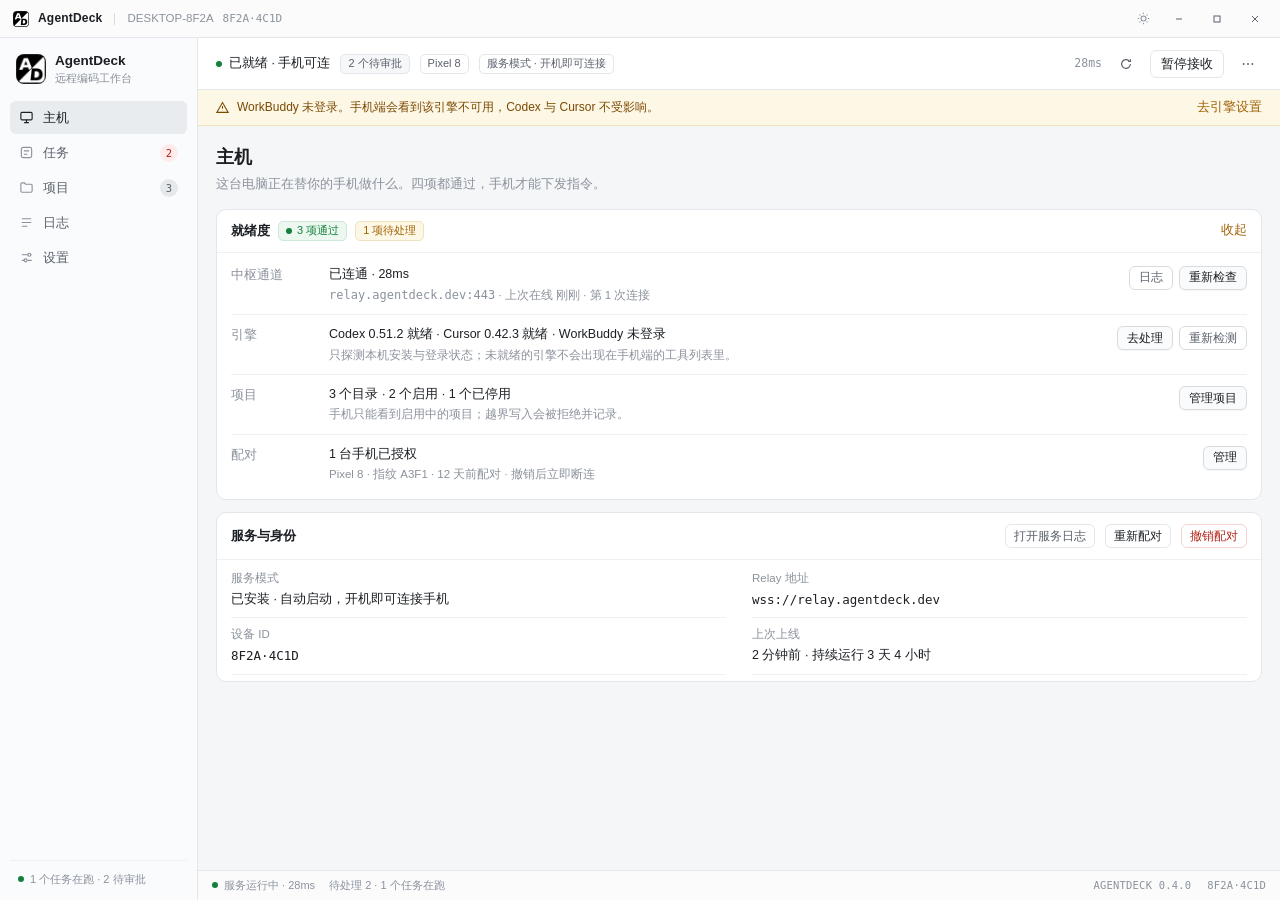
<file: windows/AgentDeck.Tray/ui/index.html>
<!DOCTYPE html>
<html lang="zh-CN">
<head>
<meta charset="utf-8">
<meta name="viewport" content="width=device-width, initial-scale=1">
<title>AgentDeck Windows 客户端 · 改版</title>
<style>
:root{
  --bg:#f5f6f7; --panel:#fff; --line:#e3e6ea; --line2:#eef0f2;
  --t1:#1b1f24; --t2:#5a616b; --t3:#8b929c;
  --act:#1b1f24; --on-act:#fff; --act-h:#2b3138;
  --green:#15803d; --green-bg:#ecf7ef; --green-line:#cfe8d8;
  --amber:#a16207; --amber-bg:#fdf7e6; --amber-line:#f0e2bd;
  --red:#b42318; --red-bg:#fdeceb; --red-line:#f6d3d0;
  --bg-alt:#fafbfc; --window:#e9ebee; --app-border:#d5d9de;
  --titlebar:#fbfbfc; --hover:#f7f8f9; --hover2:#f0f2f4; --nav-active:#e9ecef;
  --item-active:#f2f5f7; --badge-bg:#e6e9ec;
  --tag-neutral:#f3f4f6; --tag-neutral-line:#e5e7eb; --plain-bg:#f6f7f8;
  --sep:#d9dcdf; --dot-gray:#b0b6bd;
  --input-focus:#9aa3ad; --focus-ring:rgba(27,31,36,.06);
  --mark:#b8bec6; --opt-on-bg:#fbfcfd; --switch-off:#c9ced4; --switch-knob:#fff;
  --qr-bg:#fbfcfd; --qr-line:#c3c9d0; --qr-fg:#7d858e;
  --lv-blue-fg:#155e75; --lv-blue-bg:#e8f4f8; --lv-blue-line:#cfe6ee;
  --banner-fg:#7c4a03; --scroll:#d3d8de; --scroll-h:#bcc3cb; --close:#e81123;
  --app-shadow:0 14px 40px rgba(20,25,32,.10),0 1px 2px rgba(20,25,32,.06);
  --mono:ui-monospace,"Cascadia Mono","Consolas","SF Mono",monospace;
  --app-icon:url("[data-uri]");
}
:root.dark{
  --bg:#141618; --panel:#1b1e21; --line:#2b3035; --line2:#23272b;
  --t1:#e4e7ea; --t2:#a3a9b0; --t3:#737a82;
  --act:#e6e9ec; --on-act:#141618; --act-h:#f4f6f8;
  --green:#3fb950; --green-bg:#13261a; --green-line:#1f4a2c;
  --amber:#d9a23c; --amber-bg:#2a2113; --amber-line:#453520;
  --red:#f85149; --red-bg:#2a1614; --red-line:#52241f;
  --bg-alt:#101214; --window:#0a0b0c; --app-border:#33383d;
  --titlebar:#16181a; --hover:#24282c; --hover2:#22262a; --nav-active:#2a2f34;
  --item-active:#20252a; --badge-bg:#2a2f34;
  --tag-neutral:#23272b; --tag-neutral-line:#31363b; --plain-bg:#202427;
  --sep:#33383d; --dot-gray:#555b62;
  --input-focus:#5a616b; --focus-ring:rgba(230,233,236,.10);
  --mark:#4a5158; --opt-on-bg:#202528; --switch-off:#4a5158; --switch-knob:#1b1e21;
  --qr-bg:#f4f4f4; --qr-line:#c3c9d0; --qr-fg:#6b7076;
  --lv-blue-fg:#7dd3e8; --lv-blue-bg:#0e2027; --lv-blue-line:#1d4753;
  --banner-fg:#e0b062; --scroll:#3a4046; --scroll-h:#4a5158; --close:#c42b1c;
  --app-shadow:0 14px 40px rgba(0,0,0,.55),0 1px 2px rgba(0,0,0,.4);
}
*{box-sizing:border-box}
html,body{margin:0}
body{
  background:var(--window); padding:26px 20px 40px;
  font:13px/1.55 -apple-system,BlinkMacSystemFont,"Segoe UI","Microsoft YaHei",sans-serif;
  color:var(--t1); -webkit-font-smoothing:antialiased;
}
.app{
  width:1180px; max-width:100%; margin:0 auto; height:868px;
  background:var(--bg); border:1px solid var(--app-border); border-radius:12px;
  overflow:hidden; display:flex; flex-direction:column;
  box-shadow:var(--app-shadow);
}
/* title bar */
.titlebar{height:38px;flex:none;display:flex;align-items:center;gap:9px;padding:0 6px 0 13px;background:var(--titlebar);border-bottom:1px solid var(--line);user-select:none}
.tb-logo{width:16px;height:16px;border-radius:4px;background-color:var(--act);background-image:var(--app-icon,none);background-size:contain;background-position:center;background-repeat:no-repeat}
.about-logo{width:44px;height:44px;flex:none;border-radius:10px;background-color:var(--act);background-image:var(--app-icon,none);background-size:contain;background-position:center;background-repeat:no-repeat}
.tb-name{font-size:12px;font-weight:600;letter-spacing:.2px}
.tb-sep{width:1px;height:12px;background:var(--sep);margin:0 3px}
.tb-meta{font-size:11.5px;color:var(--t3)}
.tb-meta.mono{font-family:var(--mono);font-size:11px}
.tb-right{margin-left:auto;display:flex;align-items:center}
.theme-btn{width:26px;height:26px;display:grid;place-items:center;border:0;background:none;border-radius:5px;color:var(--t3);cursor:pointer;margin-right:4px}
.theme-btn:hover{background:var(--hover2);color:var(--t1)}
html.dark .i-sun{display:none}
html:not(.dark) .i-moon{display:none}
.wctl{width:38px;height:38px;display:grid;place-items:center;color:var(--t2);cursor:default}
.wctl:hover{background:var(--line2)}
.wctl.close:hover{background:var(--close);color:#fff}
/* shell */
.shell{flex:1;display:flex;min-height:0}
.sidebar{width:198px;flex:none;background:var(--bg-alt);border-right:1px solid var(--line);display:flex;flex-direction:column;padding:14px 10px 10px}
.brand{display:flex;align-items:center;gap:9px;padding:0 6px 16px}
.brand-mark{width:30px;height:30px;border-radius:8px;background-color:var(--act);background-image:var(--app-icon,none);background-size:contain;background-position:center;background-repeat:no-repeat;flex:none}
.brand-name{font-size:13.5px;font-weight:600;line-height:1.3}
.brand-sub{font-size:10.5px;color:var(--t3);line-height:1.4;margin-top:1px}
.nav{display:flex;flex-direction:column;gap:2px}
.nav-item{display:flex;align-items:center;gap:9px;height:33px;padding:0 9px;border-radius:6px;color:var(--t2);font-size:13px;cursor:pointer;border:0;background:none;width:100%;text-align:left;font-family:inherit}
.nav-item svg{flex:none;color:var(--t3)}
.nav-item:hover{background:var(--hover2)}
.nav-item.active{background:var(--nav-active);color:var(--t1);font-weight:500}
.nav-item.active svg{color:var(--t1)}
.nav-badge{margin-left:auto;min-width:18px;height:18px;padding:0 5px;border-radius:9px;background:var(--badge-bg);color:var(--t2);font:400 10.5px/18px var(--mono);text-align:center}
.nav-badge.warn{background:var(--amber-bg);color:var(--amber)}
.nav-badge.danger{background:var(--red-bg);color:var(--red)}
.side-foot{margin-top:auto;padding:10px 8px 2px;border-top:1px solid var(--line2);font-size:11px;color:var(--t3);display:flex;align-items:center;gap:6px}
/* main */
.main{flex:1;min-width:0;display:flex;flex-direction:column}
.topbar{height:52px;flex:none;display:flex;align-items:center;gap:10px;padding:0 18px;background:var(--panel);border-bottom:1px solid var(--line)}
.state{display:flex;align-items:center;gap:7px;font-size:12.5px;font-weight:500}
.dot{width:6px;height:6px;border-radius:50%;background:var(--green);flex:none}
.dot.amber{background:var(--amber)}
.dot.gray{background:var(--dot-gray)}
.topbar .spacer{flex:1}
.meta{font-size:11.5px;color:var(--t3);font-family:var(--mono)}
.btn{height:28px;padding:0 10px;border:1px solid var(--line);background:var(--panel);border-radius:6px;font:400 12.5px/1 inherit;color:var(--t1);cursor:pointer;display:inline-flex;align-items:center;gap:6px;font-family:inherit;white-space:nowrap}
.btn:hover{background:var(--hover)}
.btn.primary{background:var(--act);border-color:var(--act);color:var(--on-act)}
.btn.primary:disabled{background:var(--hover);border-color:var(--line);color:var(--t3)}
.btn.primary:hover{background:var(--act-h)}
.btn.sm{height:24px;padding:0 8px;font-size:12px}
.btn.danger{color:var(--red);border-color:var(--red-line)}
.btn.danger:hover{background:var(--red-bg)}
/* Quiet = same outline as a normal button, but the label steps back to t2 so a
   row of three buttons still has an order: quiet < normal < danger. */
.btn.quiet{color:var(--t2)}
.btn.quiet:hover{color:var(--t1)}
.btn:disabled{color:var(--t3);cursor:default;background:var(--hover);border-color:var(--line)}
.icon-btn{width:28px;height:28px;display:grid;place-items:center;border:1px solid transparent;background:none;border-radius:6px;color:var(--t2);cursor:pointer}
.icon-btn:hover{background:var(--hover2);border-color:var(--line)}
.pill{display:inline-flex;align-items:center;gap:5px;height:20px;padding:0 7px;border-radius:5px;font-size:11px;border:1px solid var(--line);color:var(--t2);background:var(--panel);white-space:nowrap}
.pill.ok{color:var(--green);background:var(--green-bg);border-color:var(--green-line)}
.pill.warn{color:var(--amber);background:var(--amber-bg);border-color:var(--amber-line)}
.pill.danger{color:var(--red);background:var(--red-bg);border-color:var(--red-line)}
.pill.off{color:var(--t3);background:var(--tag-neutral)}
.pill.plain{background:var(--plain-bg)}
.banner{flex:none;display:flex;align-items:center;gap:8px;padding:8px 18px;background:var(--amber-bg);border-bottom:1px solid var(--amber-line);font-size:12px;color:var(--banner-fg)}
.banner b{font-weight:500}
.banner .link{margin-left:auto}
.link{color:var(--amber);cursor:pointer;font-size:12.5px;text-decoration:none;background:none;border:0;padding:0;font-family:inherit}
.link:hover{text-decoration:underline}
.link.muted{color:var(--t2)}
.content{flex:1;overflow:auto;padding:16px 18px 22px}
.page{display:none}
.page.active{display:block}
.page-head{display:flex;align-items:flex-start;gap:12px;margin:2px 0 14px}
.page-head h1{font-size:18px;font-weight:600;margin:0 0 3px;letter-spacing:.2px}
.page-head p{margin:0;font-size:12.5px;color:var(--t3)}
.page-head .actions{margin-left:auto;display:flex;gap:8px;flex:none;padding-top:2px}
/* cards */
.card{background:var(--panel);border:1px solid var(--line);border-radius:10px;margin-bottom:12px;overflow:hidden}
.card-h{display:flex;align-items:center;gap:8px;padding:11px 14px;border-bottom:1px solid var(--line2);min-height:41px}
.card-h h2{font-size:13px;font-weight:600;margin:0}
.card-h .right{margin-left:auto;display:flex;align-items:center;gap:10px}
.card-b{padding:2px 14px 6px}
.card-b.tight{padding:0}
.row{display:flex;align-items:flex-start;gap:12px;padding:10px 0;border-bottom:1px solid var(--line2)}
.row:last-child{border-bottom:0}
.row-k{width:86px;flex:none;font-size:12.5px;color:var(--t3);padding-top:1px}
.row-v{flex:1;min-width:0;font-size:12.5px}
.row-v>.v{font-weight:500}
.row-a{flex:none;display:flex;gap:6px;padding-top:1px}
/* Row actions are buttons, not underlined words: every line of the checklist
   ends with something you can press, and a bare word at this size reads as a
   label. The first pass used --line for the border and vanished into the white
   card, so these use --sep plus a one-pixel lift. Neutral on purpose — four
   tinted buttons stacked down the page would compete with the values they act
   on, and the primary/secondary split is carried by weight, not colour. */
.row-a .link{
  display:inline-flex;align-items:center;height:24px;padding:0 9px;
  border:1px solid var(--sep);border-radius:6px;background:var(--bg-alt);
  font-size:12px;color:var(--t1);white-space:nowrap;
  box-shadow:0 1px 1px rgba(20,25,32,.04);
}
.row-a .link:hover{background:var(--panel);border-color:var(--mark);text-decoration:none}
.row-a .link.muted{color:var(--t2);border-color:var(--sep);background:var(--panel);box-shadow:none}
.row-a .link.muted:hover{color:var(--t1);border-color:var(--sep);background:var(--hover)}
.sub{font-size:11.5px;color:var(--t3);margin-top:2px;line-height:1.5}
.kv{display:grid;grid-template-columns:1fr 1fr;gap:0 26px}
.kv>div{padding:8px 0;border-bottom:1px solid var(--line2)}
.kv .k{font-size:11.5px;color:var(--t3);margin-bottom:2px}
.kv .v{font-size:12.5px}
.mono{font-family:var(--mono);font-size:12px}
.muted{color:var(--t3)}
.empty{padding:26px 14px;text-align:center;color:var(--t3);font-size:12px}
/* table */
.tbl{width:100%;border-collapse:collapse;font-size:12.5px}
.tbl th{text-align:left;font-weight:400;color:var(--t3);font-size:11px;letter-spacing:.2px;padding:7px 10px;background:var(--bg-alt);border-bottom:1px solid var(--line)}
.tbl td{padding:8px 10px;border-bottom:1px solid var(--line2);vertical-align:top}
.tbl tr:last-child td{border-bottom:0}
.tbl .num{font-family:var(--mono);font-size:11.5px;color:var(--t3);white-space:nowrap}
.tbl .path{font-family:var(--mono);font-size:11.5px;color:var(--t2);overflow:hidden;text-overflow:ellipsis;white-space:nowrap;max-width:340px}
/* tabs */
.tabs{display:flex;gap:2px;padding:0 14px;border-bottom:1px solid var(--line);background:var(--panel)}
.tab{height:35px;padding:0 10px;display:inline-flex;align-items:center;font-size:12.5px;color:var(--t2);border:0;border-bottom:2px solid transparent;margin-bottom:-1px;background:none;cursor:pointer;font-family:inherit}
.tab:hover{color:var(--t1)}
.tab.active{color:var(--t1);font-weight:500;border-bottom-color:var(--act)}
.tabpanes{display:none}
.tabpanes.active{display:flex;flex-direction:column;flex:1}
/* forms */
.field{display:flex;align-items:flex-start;gap:12px;padding:10px 0;border-bottom:1px solid var(--line2)}
.field:last-child{border-bottom:0}
.field>label{width:112px;flex:none;font-size:12.5px;color:var(--t3);padding-top:6px}
.field .ctl{flex:1;min-width:0}
.input{width:100%;height:28px;border:1px solid var(--line);border-radius:6px;padding:0 9px;font:400 12.5px/1 inherit;color:var(--t1);background:var(--panel);font-family:inherit}
.input:focus{outline:none;border-color:var(--input-focus);box-shadow:0 0 0 3px var(--focus-ring)}
.input[readonly]{background:var(--hover);color:var(--t2);font-family:var(--mono);font-size:12px}
.inline{display:flex;gap:6px;align-items:center}
.chips{display:flex;gap:6px;flex-wrap:wrap;align-items:center}
.chip{height:24px;display:inline-flex;align-items:center;gap:6px;padding:0 8px;border:1px solid var(--line);border-radius:5px;font:400 12px/1 var(--mono);background:var(--bg-alt);color:var(--t2)}
.chip .x{color:var(--t3);cursor:pointer;font-family:sans-serif}
.switch{width:32px;height:18px;border-radius:9px;background:var(--switch-off);position:relative;flex:none;cursor:pointer;transition:background .15s}
.switch::after{content:"";position:absolute;top:2px;left:2px;width:14px;height:14px;border-radius:50%;background:var(--switch-knob);transition:left .15s;box-shadow:0 1px 2px rgba(0,0,0,.2)}
.switch.on{background:var(--act)}
.switch.on::after{left:16px}
/* split */
.split{display:flex;gap:12px;align-items:flex-start}
.proj{width:296px;flex:none;display:flex;flex-direction:column;min-height:560px}
.proj-detail{flex:1;min-width:0;display:flex;flex-direction:column;min-height:560px}
.search{position:relative;padding:10px 12px;border-bottom:1px solid var(--line2)}
.search input{height:28px;padding-left:26px}
.search svg{position:absolute;left:21px;top:18px;color:var(--t3)}
.proj-item{padding:10px 12px;border-bottom:1px solid var(--line2);cursor:pointer}
.proj-item:last-child{border-bottom:0}
.proj-item:hover{background:var(--hover)}
.proj-item.active{background:var(--item-active);box-shadow:inset 2px 0 0 var(--act)}
.pi-top{display:flex;align-items:center;gap:8px}
.pi-name{font-size:12.5px;font-weight:500}
.pi-top .pill{margin-left:auto;height:18px;font-size:10.5px}
.pi-path{font-family:var(--mono);font-size:11px;color:var(--t3);margin-top:3px;overflow:hidden;text-overflow:ellipsis;white-space:nowrap}
.detail-head{padding:12px 14px;border-bottom:1px solid var(--line2);display:flex;align-items:flex-start;gap:10px}
.detail-head h3{margin:0;font-size:14px;font-weight:600}
.detail-head .path{font-family:var(--mono);font-size:11px;color:var(--t3);margin-top:3px}
.detail-head .actions{margin-left:auto;display:flex;gap:6px;flex:none}
.pane-pad{padding:2px 14px 10px}
.save-bar{display:flex;align-items:center;gap:10px;padding:10px 14px;border-top:1px solid var(--line);background:var(--bg-alt);margin-top:auto}
.save-bar .state{font-size:11.5px;color:var(--t3);font-weight:400}
.save-bar .actions{margin-left:auto;display:flex;gap:8px}
/* radio cards */
.opt{display:flex;gap:9px;padding:9px 10px;border:1px solid var(--line);border-radius:7px;margin-bottom:6px;cursor:pointer;background:var(--panel)}
.opt:hover{background:var(--hover)}
.opt.on{border-color:var(--input-focus);background:var(--opt-on-bg)}
.opt .mark{width:14px;height:14px;border-radius:50%;border:1px solid var(--mark);flex:none;margin-top:2px;position:relative}
.opt.on .mark{border-color:var(--act);border-width:4px}
.opt .t{font-size:12.5px;font-weight:500}
.opt .d{font-size:11.5px;color:var(--t3);margin-top:2px}
.group-label{font-size:11px;color:var(--t3);margin:12px 0 7px;letter-spacing:.3px}
/* 执行权限面板要在一屏内放完：两组单选 + 引擎表 + 保存条，行距比其它面板紧一档 */
[data-pane="perm"] .pane-pad{padding-bottom:2px}
[data-pane="perm"] .group-label{margin:8px 0 5px}
[data-pane="perm"] .opt{padding:6px 10px;margin-bottom:5px}
[data-pane="perm"] .tbl td{padding:6px 10px}
/* log */
.log-bar{display:flex;align-items:center;gap:8px;padding:9px 12px;border-bottom:1px solid var(--line);background:var(--bg-alt);flex-wrap:wrap}
.sel{height:26px;width:132px;border:1px solid var(--line);border-radius:5px;background:var(--panel);font:400 12px/1 inherit;color:var(--t1);padding:0 6px;font-family:inherit}
.log-bar .input{height:26px;width:220px}
.log-tbl td{padding:6px 10px;font-size:12px}
.lv{display:inline-block;min-width:38px;text-align:center;padding:1px 6px;border-radius:4px;font-size:10.5px;border:1px solid transparent}
.lv.c1{color:var(--lv-blue-fg);background:var(--lv-blue-bg);border-color:var(--lv-blue-line)}
.lv.c2{color:var(--t2);background:var(--tag-neutral);border-color:var(--tag-neutral-line)}
.lv.c3{color:var(--green);background:var(--green-bg);border-color:var(--green-line)}
.lv.c4{color:var(--amber);background:var(--amber-bg);border-color:var(--amber-line)}
.lv.c5{color:var(--red);background:var(--red-bg);border-color:var(--red-line)}
.log-foot{display:flex;align-items:center;padding:9px 14px;font-size:11.5px;color:var(--t3);border-top:1px solid var(--line);background:var(--bg-alt)}
.log-foot .r{margin-left:auto;font-family:var(--mono);font-size:11px}
/* qr */
.pair-media{width:176px;flex:none;display:flex;flex-direction:column;gap:7px}
.qr{width:176px;height:176px;border:1px dashed var(--qr-line);border-radius:8px;background:var(--qr-bg);display:flex;flex-direction:column;align-items:center;justify-content:center;gap:5px;color:var(--qr-fg);font-size:11.5px;text-align:center;line-height:1.6}
.qr.has-code{padding:9px;border-style:solid;border-color:var(--line);background:#fff;cursor:zoom-in}
.qr.has-code img{width:100%;height:100%;object-fit:contain;image-rendering:pixelated;border-radius:2px}
/* An expired code stays on screen (so the square does not jump back to an
   empty frame) but is visibly dead — scanning it would only fail. */
.qr.expired{opacity:.38;filter:grayscale(1)}
.qr-cap{font-family:var(--mono);font-size:10.5px;color:var(--t3);text-align:center;letter-spacing:.2px}
.qr-cap.warn{color:var(--red)}
.pair-wrap{display:flex;gap:18px;padding:14px 4px}
.pair-info{flex:1;min-width:0}
/* sheet */
/* The title bar is a real non-client area: WebView2 promotes app-region:drag
   to OS chrome, which paints above the DOM, so a fixed scrim cannot cover it.
   Starting below the bar is the honest version — dimming the content, leaving
   the window's own frame alone, the way a native modal behaves. */
.scrim{position:fixed;inset:38px 0 0;z-index:60;background:rgba(28,32,36,.34);display:flex;align-items:center;justify-content:center;padding:24px}
.scrim[hidden]{display:none}
.sheet{width:420px;max-width:100%;background:var(--panel);border:1px solid var(--line);border-radius:10px;box-shadow:0 18px 48px rgba(16,20,24,.24);padding:20px 22px 16px}
.sheet h3{margin:0 0 7px;font-size:14px;font-weight:600}
.sheet p{margin:0 0 14px;font-size:12px;color:var(--t2);line-height:1.65}
.fp{font-family:var(--mono);font-size:12.5px;letter-spacing:.8px;line-height:1.8;text-align:center;word-break:break-all;background:var(--bg-alt);border:1px solid var(--line);border-radius:6px;padding:11px 14px}
.sheet .actions{display:flex;justify-content:flex-end;gap:8px;margin-top:16px}
/* form sheets (Relay config / project policy): reuse the page's inputs and
   buttons, but give the dialog a wider body and a compact field layout. */
.sheet.wide{width:560px}
.sheet .sfield{margin-bottom:12px}
.sheet .sfield label{display:block;font-size:11.5px;color:var(--t3);margin-bottom:5px}
.sheet .sfield .input{height:32px}
.sheet .hint{font-size:11px;color:var(--t3);margin-top:5px;line-height:1.55}
.sheet .err{min-height:16px;font-size:11.5px;color:var(--red);margin-top:2px}
.sheet .err:empty{display:none}
.sheet .pj-toolbar{display:flex;align-items:center;gap:8px;margin:4px 0 10px}
.sheet .pj-table{width:100%;border-collapse:collapse;font-size:12px}
.sheet .pj-table th{text-align:left;font-weight:400;color:var(--t3);font-size:11px;padding:6px 8px;background:var(--bg-alt);border-bottom:1px solid var(--line)}
.sheet .pj-table td{padding:7px 8px;border-bottom:1px solid var(--line2);vertical-align:middle}
.sheet .pj-table tr:last-child td{border-bottom:0}
.sheet .pj-table .dir{font-family:var(--mono);font-size:11px;color:var(--t2);word-break:break-all}
.sheet .pj-table .input{height:26px;font-size:11.5px}
.sheet .pj-table .sel{height:26px;width:74px}
.sheet .pj-empty{padding:18px 8px;text-align:center;color:var(--t3);font-size:12px}
.sheet .pj-del{border:0;background:none;color:var(--red);cursor:pointer;font-size:12px;padding:2px 6px;font-family:inherit;white-space:nowrap}
.sheet .pj-del:hover{text-decoration:underline}
/* status bar */
.statusbar{height:30px;flex:none;display:flex;align-items:center;gap:14px;padding:0 14px;background:var(--titlebar);border-top:1px solid var(--line);font-size:11px;color:var(--t3)}
.statusbar .r{margin-left:auto;display:flex;gap:16px;font-family:var(--mono);font-size:10.5px;letter-spacing:.2px}
.statusbar .item{display:flex;align-items:center;gap:6px}
::-webkit-scrollbar{width:10px;height:10px}
::-webkit-scrollbar-thumb{background:var(--scroll);border:3px solid var(--bg);border-radius:6px}
::-webkit-scrollbar-thumb:hover{background:var(--scroll-h)}
::-webkit-scrollbar-track{background:transparent}
</style>
<script>
(function(){
  var q = new URLSearchParams(location.search).get('theme');
  var sv = null; try { sv = localStorage.getItem('ad-theme'); } catch(e){}
  var dark = q ? q === 'dark' : (sv ? sv === 'dark' : window.matchMedia('(prefers-color-scheme: dark)').matches);
  if (dark) document.documentElement.classList.add('dark');
})();
</script>
<link rel="stylesheet" href="shell.css">
</head>
<body>
<div class="app">

  <div class="titlebar">
    <div class="tb-logo" aria-label="AgentDeck"></div>
    <div class="tb-name">AgentDeck</div>
    <div class="tb-sep"></div>
    <div class="tb-meta" id="tb-machine">DESKTOP-8F2A</div>
    <div class="tb-meta mono" id="tb-device">8F2A·4C1D</div>
    <div class="tb-right">
      <button class="theme-btn" title="切换深浅色（样稿用）" onclick="(function(){var d=document.documentElement.classList.toggle('dark');try{localStorage.setItem('ad-theme',d?'dark':'light')}catch(e){}})()">
        <svg class="i-moon" width="13" height="13" viewBox="0 0 16 16" fill="none" stroke="currentColor" stroke-width="1.3"><path d="M13.2 9.6A5.6 5.6 0 0 1 6.4 2.8a5.6 5.6 0 1 0 6.8 6.8z"/></svg>
        <svg class="i-sun" width="13" height="13" viewBox="0 0 16 16" fill="none" stroke="currentColor" stroke-width="1.3"><circle cx="8" cy="8" r="3"/><path d="M8 1v1.6M8 13.4V15M1 8h1.6M13.4 8H15M3.1 3.1l1.1 1.1M11.8 11.8l1.1 1.1M12.9 3.1l-1.1 1.1M4.2 11.8l-1.1 1.1"/></svg>
      </button>
      <div class="wctl"><svg width="10" height="10" viewBox="0 0 10 10"><path d="M2 5h6" stroke="currentColor" stroke-width="1"/></svg></div>
      <div class="wctl"><svg width="10" height="10" viewBox="0 0 10 10"><rect x="2" y="2" width="6" height="6" fill="none" stroke="currentColor" stroke-width="1"/></svg></div>
      <div class="wctl close"><svg width="10" height="10" viewBox="0 0 10 10"><path d="M2 2l6 6M8 2l-6 6" stroke="currentColor" stroke-width="1"/></svg></div>
    </div>
  </div>

  <div class="shell">
    <aside class="sidebar">
      <div class="brand">
        <div class="brand-mark" aria-label="AgentDeck"></div>
        <div>
          <div class="brand-name">AgentDeck</div>
          <div class="brand-sub">远程编码工作台</div>
        </div>
      </div>
      <nav class="nav">
        <button class="nav-item active" data-go="host">
          <svg width="15" height="15" viewBox="0 0 16 16" fill="none" stroke="currentColor" stroke-width="1.2"><rect x="2" y="2.5" width="12" height="8" rx="1.2"/><path d="M5.5 13.5h5M8 10.5v3"/></svg>
          主机
        </button>
        <button class="nav-item" data-go="tasks">
          <svg width="15" height="15" viewBox="0 0 16 16" fill="none" stroke="currentColor" stroke-width="1.2"><rect x="2.5" y="2.5" width="11" height="11" rx="2"/><path d="M5.2 6.2h5.6M5.2 9.8h3.8"/></svg>
          任务<span class="nav-badge danger" id="badge-tasks">2</span>
        </button>
        <button class="nav-item" data-go="projects">
          <svg width="15" height="15" viewBox="0 0 16 16" fill="none" stroke="currentColor" stroke-width="1.2"><path d="M2 4.2c0-.7.6-1.2 1.2-1.2h2.6l1.2 1.5h5.8c.7 0 1.2.6 1.2 1.2v6.1c0 .7-.6 1.2-1.2 1.2H3.2c-.7 0-1.2-.6-1.2-1.2z"/></svg>
          项目<span class="nav-badge" id="badge-projects">3</span>
        </button>
        <button class="nav-item" data-go="logs">
          <svg width="15" height="15" viewBox="0 0 16 16" fill="none" stroke="currentColor" stroke-width="1.2"><path d="M3 4h10M3 8h10M3 12h6"/></svg>
          日志
        </button>
        <button class="nav-item" data-go="settings">
          <svg width="15" height="15" viewBox="0 0 16 16" fill="none" stroke="currentColor" stroke-width="1.2"><path d="M3 5h7M13 5h.5M3 11h3M9 11h4.5"/><circle cx="11" cy="5" r="1.6"/><circle cx="7" cy="11" r="1.6"/></svg>
          设置
        </button>
      </nav>
      <div class="side-foot" id="side-foot"><span class="dot"></span>1 个任务在跑 · 2 待审批</div>
    </aside>

    <main class="main">
      <div class="topbar">
        <div class="state" id="top-state"><span class="dot"></span>已就绪 · 手机可连</div>
        <span class="pill plain" id="top-pending">2 个待审批</span>
        <span class="pill" id="top-phone">Pixel 8</span>
        <span class="pill" id="top-service">服务模式 · 开机即可连接</span>
        <div class="spacer"></div>
        <div class="meta" id="top-meta">28ms</div>
        <button class="icon-btn" title="重新检查" data-act="refresh">
          <svg width="14" height="14" viewBox="0 0 16 16" fill="none" stroke="currentColor" stroke-width="1.3"><path d="M13 8a5 5 0 1 1-1.6-3.7"/><path d="M13 2.5V5h-2.5"/></svg>
        </button>
        <button class="btn" id="top-pause" data-act="pause">暂停接收</button>
        <button class="icon-btn" title="更多" id="top-more">
          <svg width="14" height="14" viewBox="0 0 16 16" fill="currentColor"><circle cx="3" cy="8" r="1.1"/><circle cx="8" cy="8" r="1.1"/><circle cx="13" cy="8" r="1.1"/></svg>
        </button>
      </div>

      <div class="banner" id="banner">
        <svg width="13" height="13" viewBox="0 0 16 16" fill="none" stroke="currentColor" stroke-width="1.3"><path d="M8 1.8 15 14H1z"/><path d="M8 6v3.4M8 11.8v.1"/></svg>
        <span id="banner-text"><b>WorkBuddy 未登录。</b>手机端会看到该引擎不可用，Codex 与 Cursor 不受影响。</span>
        <a class="link" data-go="settings" data-tab="eng">去引擎设置</a>
      </div>

      <div class="content">

        <!-- 主机 -->
        <section class="page active" data-page="host">
          <div class="page-head">
            <div>
              <h1>主机</h1>
              <p>这台电脑正在替你的手机做什么。四项都通过，手机才能下发指令。</p>
            </div>
          </div>

          <div class="card">
            <div class="card-h">
              <h2>就绪度</h2>
              <span class="pill ok" id="ready-pass"><span class="dot"></span>3 项通过</span>
              <span class="pill warn" id="ready-pending">1 项待处理</span>
              <div class="right"><a class="link" id="collapse">收起</a></div>
            </div>
            <div class="card-b" id="ready-body">
              <div class="row">
                <div class="row-k">中枢通道</div>
                <div class="row-v">
                  <div class="v">已连通 · 28ms</div>
                  <div class="sub"><span class="mono">relay.agentdeck.dev:443</span> · 上次在线 刚刚 · 第 1 次连接</div>
                </div>
                <div class="row-a"><a class="link muted">日志</a><a class="link">重新检查</a></div>
              </div>
              <div class="row">
                <div class="row-k">引擎</div>
                <div class="row-v">
                  <div class="v">Codex 0.51.2 就绪 · Cursor 0.42.3 就绪 · WorkBuddy 未登录</div>
                  <div class="sub">只探测本机安装与登录状态；未就绪的引擎不会出现在手机端的工具列表里。</div>
                </div>
                <div class="row-a"><a class="link" data-go="settings" data-tab="eng">去处理</a><a class="link muted">重新检测</a></div>
              </div>
              <div class="row">
                <div class="row-k">项目</div>
                <div class="row-v">
                  <div class="v">3 个目录 · 2 个启用 · 1 个已停用</div>
                  <div class="sub">手机只能看到启用中的项目；越界写入会被拒绝并记录。</div>
                </div>
                <div class="row-a"><a class="link" data-go="projects">管理项目</a></div>
              </div>
              <div class="row">
                <div class="row-k">配对</div>
                <div class="row-v">
                  <div class="v">1 台手机已授权</div>
                  <div class="sub">Pixel 8 · 指纹 A3F1 · 12 天前配对 · 撤销后立即断连</div>
                </div>
                <div class="row-a"><a class="link" data-go="settings">管理</a></div>
              </div>
            </div>
          </div>

          <div class="card">
            <div class="card-h"><h2>服务与身份</h2><div class="right"><button class="btn sm quiet">打开服务日志</button><button class="btn sm">重新配对</button><button class="btn sm danger">撤销配对</button></div></div>
            <div class="card-b">
              <div class="kv" id="svc-kv">
                <div><div class="k">服务模式</div><div class="v">已安装 · 自动启动，开机即可连接手机</div></div>
                <div><div class="k">Relay 地址</div><div class="v mono">wss://relay.agentdeck.dev</div></div>
                <div><div class="k">设备 ID</div><div class="v mono">8F2A·4C1D</div></div>
                <div><div class="k">上次上线</div><div class="v">2 分钟前 · 持续运行 3 天 4 小时</div></div>
              </div>
            </div>
          </div>
        </section>

        <!-- 任务 -->
        <section class="page" data-page="tasks">
          <div class="page-head">
            <div>
              <h1>任务</h1>
              <p>看得到全部，只批不了任何一条。批准在手机上完成，电脑端只保留叫停。</p>
            </div>
          </div>

          <div class="card">
            <div class="card-h">
              <h2>正在执行</h2>
              <span class="pill ok" id="running-pill"><span class="dot"></span>1 个</span>
              <div class="right"><span class="sub" style="margin:0">事件实时推送</span></div>
            </div>
            <table class="tbl">
              <thead><tr><th style="width:120px">项目</th><th>任务</th><th style="width:84px">已运行</th><th style="width:190px">最后一条事件</th><th style="width:142px"></th></tr></thead>
              <tbody id="tasks-running">
                <tr>
                  <td>web-app</td>
                  <td>把登录页的校验逻辑抽成 <span class="mono">useAuth</span>，并补上过期提示</td>
                  <td class="num">02:14</td>
                  <td class="muted">20:08:44 消息</td>
                  <td style="text-align:right"><a class="link">查看轨迹</a><a class="link" style="margin-left:10px;color:var(--red)">叫停</a></td>
                </tr>
              </tbody>
            </table>
            <div class="sub" style="padding:9px 14px 11px">叫停会终止本次运行并保留已经产出的改动，二次确认后执行。撤销整个权限请到「项目」页。</div>
          </div>

          <div class="card">
            <div class="card-h">
              <h2>待批准</h2>
              <span class="pill danger" id="pending-pill">2 条</span>
              <div class="right"><span class="sub" style="margin:0">只有手机能批</span></div>
            </div>
            <table class="tbl">
              <thead><tr><th style="width:120px">项目</th><th>请求内容</th><th style="width:190px">影响范围</th><th style="width:88px">已等待</th><th style="width:88px">等待对象</th></tr></thead>
              <tbody id="tasks-pending">
                <tr>
                  <td>web-app</td>
                  <td class="mono">rm -rf dist/ &amp;&amp; pnpm build</td>
                  <td class="muted">删除并重建 dist/ 到 1 个目录</td>
                  <td class="num">04:12</td>
                  <td>Pixel 8</td>
                </tr>
                <tr>
                  <td>api-gateway</td>
                  <td class="mono">test/rate-limit.spec.ts <span class="muted">+12</span></td>
                  <td class="muted">写入 1 个文件，追加 12 行</td>
                  <td class="num">02:50</td>
                  <td>Pixel 8</td>
                </tr>
              </tbody>
            </table>
            <div class="sub" style="padding:9px 14px 11px">这里刻意不给批准按钮：让人离开工位去处理，正是这个产品存在的理由。要拒绝请在手机上操作，或直接叫停整个任务。</div>
          </div>

          <div class="card" style="margin-bottom:0">
            <div class="card-h">
              <h2>最近完成</h2>
              <div class="right"><a class="link muted" data-go="logs">在日志里看全部</a></div>
            </div>
            <table class="tbl">
              <thead><tr><th style="width:120px">项目</th><th>摘要</th><th style="width:84px">耗时</th><th style="width:96px">结束于</th><th style="width:80px">结果</th></tr></thead>
              <tbody id="tasks-done">
                <tr><td>api-gateway</td><td>给 <span class="mono">/orders</span> 加限流中间件</td><td class="num">11:40</td><td class="muted">19:52</td><td><span class="pill ok">完成</span></td></tr>
                <tr><td>web-app</td><td>修掉刷新后登录态丢失</td><td class="num">06:12</td><td class="muted">19:31</td><td><span class="pill ok">完成</span></td></tr>
                <tr><td>web-app</td><td>依赖升级到 pnpm 9.12</td><td class="num">01:08</td><td class="muted">19:04</td><td><span class="pill off">已取消</span></td></tr>
              </tbody>
            </table>
          </div>
        </section>

        <!-- 项目 -->
        <section class="page" data-page="projects">
          <div class="page-head">
            <div>
              <h1>项目</h1>
              <p>远程编码只限已授权目录；越界写入会被拒绝并记录。手机看不到真实路径以外的任何位置。</p>
            </div>
            <div class="actions"><button class="btn" data-act="edit-projects">添加项目目录</button></div>
          </div>

          <div class="split">
            <div class="card proj" style="margin-bottom:0" id="proj-list">
              <div class="search">
                <svg width="13" height="13" viewBox="0 0 16 16" fill="none" stroke="currentColor" stroke-width="1.3"><circle cx="7" cy="7" r="4.2"/><path d="M10.2 10.2 13.5 13.5"/></svg>
                <input class="input" placeholder="搜索项目">
              </div>
              <div class="proj-item active">
                <div class="pi-top"><span class="pi-name">web-app</span><span class="pill ok">已启用</span></div>
                <div class="pi-path">D:\work\web-app</div>
              </div>
              <div class="proj-item">
                <div class="pi-top"><span class="pi-name">api-gateway</span><span class="pill">只读</span></div>
                <div class="pi-path">D:\work\api-gateway</div>
              </div>
              <div class="proj-item">
                <div class="pi-top"><span class="pi-name">scratch</span><span class="pill off">已停用</span></div>
                <div class="pi-path">D:\Users\hello\Links\data</div>
              </div>
              <div class="sub" style="margin-top:auto;padding:10px 12px;border-top:1px solid var(--line2)">停用或移除后，手机立即失去访问，正在跑的任务会被取消。</div>
            </div>

            <div class="card proj-detail" style="margin-bottom:0" id="proj-detail">
              <div class="detail-head">
                <div>
                  <h3>web-app</h3>
                  <div class="path">D:\work\web-app</div>
                </div>
                <div class="actions">
                  <button class="btn sm">打开目录</button>
                  <button class="btn sm">复制路径</button>
                </div>
              </div>
              <div class="tabs">
                <button class="tab active" data-tab="cfg">配置</button>
                <button class="tab" data-tab="perm">执行权限</button>
                <button class="tab" data-tab="plog">日志</button>
              </div>

              <div class="tabpanes active" data-pane="cfg">
                <div class="pane-pad">
                  <div class="field">
                    <label>显示名称</label>
                    <div class="ctl"><input class="input" value="web-app"><div class="sub">手机端看到的名称，可随时改，不影响真实路径。</div></div>
                  </div>
                  <div class="field">
                    <label>真实路径</label>
                    <div class="ctl"><div class="inline"><input class="input" readonly value="D:\work\web-app"><button class="btn sm">复制</button></div><div class="sub">只读。手机不能浏览目录，也不能提交任意工作目录。</div></div>
                  </div>
                  <div class="field">
                    <label>常用预览端口</label>
                    <div class="ctl">
                      <div class="chips"><span class="chip">5173 <span class="x">×</span></span><span class="chip">3000 <span class="x">×</span></span><button class="btn sm">+ 添加端口</button></div>
                      <div class="sub">手机项目页可一键打开这些端口；轨迹里出现的 localhost 链接也能直接点开。</div>
                    </div>
                  </div>
                  <div class="field">
                    <label>启用</label>
                    <div class="ctl" style="display:flex;align-items:center;gap:10px;padding-top:4px"><span class="switch on" data-switch></span><span style="font-size:12.5px;color:var(--t2)">启用中 · 手机可见</span></div>
                  </div>
                  <div style="display:flex;align-items:center;gap:10px;padding:12px 0 6px">
                    <div><div style="font-size:12.5px;font-weight:500">取消共享</div><div class="sub">只撤销手机访问与执行权限，不删除本地文件。项目还有任务在跑时必须先停止。</div></div>
                    <button class="btn sm danger" style="margin-left:auto;flex:none">取消共享</button>
                  </div>
                </div>
                <div class="save-bar"><span class="state">配置已与当前一致</span><div class="actions"><button class="btn" disabled>放弃改动</button><button class="btn primary" disabled>保存</button></div></div>
              </div>

              <div class="tabpanes" data-pane="perm">
                <div class="pane-pad">
                  <div class="sub" style="padding:6px 0 0">策略按项目保存，只作用于当前电脑的这个项目，对后续所有会话生效。新加的项目默认只读。</div>
                  <div class="group-label">访问范围</div>
                  <div class="opt on"><span class="mark"></span><div><div class="t">项目目录可写</div><div class="d">子目录继承本目录权限；符号链接与目录联接越界一律拒绝。</div></div></div>
                  <div class="opt"><span class="mark"></span><div><div class="t">项目目录只读</div><div class="d">允许读取、搜索与预览，任何写入直接失败并上报。这是新项目的默认值。</div></div></div>
                  <div class="group-label">命令审批</div>
                  <div class="opt on"><span class="mark"></span><div><div class="t">按需请求许可</div><div class="d">需要写入或执行命令时推送到手机，等你批准后再继续。</div></div></div>
                  <div class="opt"><span class="mark"></span><div><div class="t">不请求直接执行</div><div class="d">在访问范围内直接执行，不打断。适合只读或可信项目。</div></div></div>
                  <div class="group-label">该策略对哪个引擎生效</div>
                  <table class="tbl">
                    <thead><tr><th style="width:110px">引擎</th><th>状态</th><th style="width:150px">执行权限来源</th></tr></thead>
                    <tbody>
                      <tr><td>Codex</td><td><span class="pill ok">受此策略约束</span></td><td class="muted">本页配置</td></tr>
                      <tr><td>Cursor</td><td><span class="pill off">不受约束</span></td><td class="muted">Cursor 桌面端</td></tr>
                      <tr><td>WorkBuddy</td><td><span class="pill off">未接入</span></td><td class="muted">—</td></tr>
                    </tbody>
                  </table>
                  <div class="sub" style="padding:5px 0 0">Cursor 的沙箱与审批由它自己的桌面权限控制，这里不覆盖，也不会假装覆盖。</div>
                </div>
                <div class="save-bar"><span class="state">配置已与当前一致</span><div class="actions"><button class="btn" disabled>放弃改动</button><button class="btn primary" disabled>保存</button></div></div>
              </div>

              <div class="tabpanes" data-pane="plog">
                <table class="tbl">
                  <thead><tr><th style="width:80px">时间</th><th style="width:70px">类别</th><th>内容</th></tr></thead>
                  <tbody>
                    <tr><td class="num">20:08:41</td><td><span class="lv c1">命令</span></td><td class="mono">npm run dev</td></tr>
                    <tr><td class="num">20:08:12</td><td><span class="lv c4">审批</span></td><td>已批准（手机 · Pixel 8）· 写入 src/hooks/useAuth.ts</td></tr>
                    <tr><td class="num">20:07:55</td><td><span class="lv c2">文件</span></td><td class="mono">src/hooks/useAuth.ts +18 −0</td></tr>
                    <tr><td class="num">20:07:40</td><td><span class="lv c2">消息</span></td><td>我先把校验逻辑抽出来，再接上过期提示。</td></tr>
                  </tbody>
                </table>
                <div style="padding:10px 14px"><a class="link">在日志页打开（保留筛选）</a></div>
              </div>
            </div>
          </div>
        </section>

        <!-- 日志 -->
        <section class="page" data-page="logs">
          <div class="page-head">
            <div>
              <h1>日志</h1>
              <p>任务、连接与审批的原始记录。断线按游标补齐，历史随时回看。</p>
            </div>
          </div>

          <div class="card" style="margin-bottom:0">
            <div class="log-bar" id="log-bar">
              <select class="sel"><option>全部项目</option><option>web-app</option><option>api-gateway</option></select>
              <select class="sel"><option>全部任务</option><option>把登录页的校验逻辑抽成 useAuth</option></select>
              <select class="sel"><option>全部类别</option><option>连接</option><option>任务</option><option>审批</option><option>命令</option><option>文件</option></select>
              <input class="input" placeholder="搜索内容、路径或方法名">
              <div style="margin-left:auto;display:flex;gap:8px;align-items:center">
                <button class="btn sm">暂停</button>
                <span class="pill plain"><span class="dot"></span>自动滚底</span>
              </div>
            </div>
            <table class="tbl log-tbl">
              <thead><tr><th style="width:82px">时间</th><th style="width:64px">类别</th><th>内容</th></tr></thead>
              <tbody id="log-tbody">
                <tr><td class="num">20:08:41</td><td><span class="lv c1">命令</span></td><td class="mono">npm run dev &nbsp;<span class="muted">cwd D:\work\web-app</span></td></tr>
                <tr><td class="num">20:08:39</td><td><span class="lv c1">命令</span></td><td class="mono">VITE v5.4.2 ready in 412 ms &nbsp;<span class="muted">Local: http://localhost:5173/</span></td></tr>
                <tr><td class="num">20:08:12</td><td><span class="lv c4">审批</span></td><td>批准一次 · 写入 src/hooks/useAuth.ts · 有效期剩余 2m41s → 已执行</td></tr>
                <tr><td class="num">20:08:04</td><td><span class="lv c4">审批</span></td><td>等待批准 · 手机 Pixel 8 · 请求 #4f21 · 影响范围 写入 1 个文件</td></tr>
                <tr><td class="num">20:07:55</td><td><span class="lv c2">文件</span></td><td class="mono">src/hooks/useAuth.ts +18 −0</td></tr>
                <tr><td class="num">20:07:51</td><td><span class="lv c2">消息</span></td><td>我先把校验逻辑抽成 hook，再补过期提示，最后跑一次构建。</td></tr>
                <tr><td class="num">20:07:33</td><td><span class="lv c2">任务</span></td><td>会话 7c1a 开始 · Codex 0.51.2 · 项目 web-app</td></tr>
                <tr><td class="num">20:06:58</td><td><span class="lv c2">连接</span></td><td>手机 Pixel 8 已连接 · WSS · 28ms</td></tr>
                <tr><td class="num">20:06:12</td><td><span class="lv c5">错误</span></td><td>WorkBuddy 探测失败：未登录，手机端已隐藏该引擎</td></tr>
                <tr><td class="num">20:05:40</td><td><span class="lv c2">连接</span></td><td>Relay 重连成功（第 1 次尝试）· 事件游标 1204 已补齐 12 条</td></tr>
              </tbody>
            </table>
            <div class="log-foot" id="log-foot">
              <span><span class="dot"></span> 实时订阅中 · 已保留 1,204 行 · 上限 5,000 行</span>
              <span class="r">最后一条 20:08:41</span>
            </div>
          </div>
        </section>

        <!-- 设置 -->
        <section class="page" data-page="settings">
          <div class="page-head">
            <div>
              <h1>设置</h1>
              <p>接入、引擎、配对与诊断。关闭窗口不影响后台服务，托盘仍在跑。</p>
            </div>
          </div>

          <div class="card" style="margin-bottom:0">
            <div class="tabs">
              <button class="tab active" data-tab="net">接入</button>
              <button class="tab" data-tab="eng">引擎</button>
              <button class="tab" data-tab="pair">配对</button>
              <button class="tab" data-tab="diag">诊断</button>
              <button class="tab" data-tab="about">关于</button>
            </div>

            <div class="tabpanes active" data-pane="net">
              <div class="pane-pad">
                <div class="field"><label>设备名称</label><div class="ctl"><input class="input" value="DESKTOP-8F2A"><div class="sub">手机设备列表里显示的名字。</div></div></div>
                <div class="field"><label>Relay 地址</label><div class="ctl"><div class="inline"><input class="input" value="wss://relay.agentdeck.dev"><button class="btn sm">测试连接</button></div><div class="sub">保存后立即重连；失败时保留输入并指出下一步。</div></div></div>
                <div class="field"><label>证书指纹</label><div class="ctl"><input class="input" readonly value="SHA256 4C:1D:8F:2A:9E:77:B3:05:6A:11:DE:42:70:8C:19:AF"><div class="sub">已钉扎。Relay 换证后需要重新配对，否则按失败处理。</div></div></div>
                <div class="field"><label>服务状态</label><div class="ctl" style="padding-top:5px"><div style="display:flex;align-items:center;gap:10px"><span class="pill ok"><span class="dot"></span>运行中 · 开机即可连接手机</span><button class="btn sm">重新安装</button><button class="btn sm">停止</button></div><div class="sub">以 Windows 服务运行，托盘退出后继续接收指令。停止后手机立即断开，正在执行的任务会被取消。</div></div></div>
                <div class="field"><label>版本与更新</label><div class="ctl" style="padding-top:5px"><div style="display:flex;align-items:center;gap:10px;flex-wrap:wrap"><span class="pill off"><span class="dot"></span>当前 v0.2.3 · 已是最新</span><button class="btn sm">检查更新</button><button class="btn sm primary" disabled>下载并安装</button></div><div class="sub">从 GitHub Releases 获取，校验 SHA-256 后自动重启安装；正在跑的任务会被取消。</div></div></div>
              </div>
              <div class="save-bar"><span class="state">有未保存的改动</span><div class="actions"><button class="btn">放弃改动</button><button class="btn primary">保存并重连</button></div></div>
            </div>

            <div class="tabpanes" data-pane="eng">
              <table class="tbl">
                <thead><tr><th style="width:110px">引擎</th><th style="width:82px">版本</th><th>路径</th><th style="width:96px">状态</th><th style="width:92px"></th></tr></thead>
                <tbody>
                  <tr><td>Codex</td><td class="num">0.51.2</td><td class="path">C:\Users\hello\.codex\bin\codex.exe</td><td><span class="pill ok">就绪</span></td><td><a class="link">重新检测</a></td></tr>
                  <tr><td>Cursor</td><td class="num">0.42.3</td><td class="path">C:\Users\hello\AppData\Local\Programs\cursor\Cursor.exe</td><td><span class="pill ok">就绪</span></td><td><a class="link">重新检测</a></td></tr>
                  <tr><td>WorkBuddy</td><td class="num">2.8.0</td><td class="path">C:\Users\hello\AppData\Local\Programs\WorkBuddy\WorkBuddy.exe</td><td><span class="pill warn">未登录</span></td><td><a class="link">去处理</a></td></tr>
                </tbody>
              </table>
              <div class="sub" style="padding:10px 14px 12px">探测只读本机安装与登录状态，不上传路径。未就绪的引擎不出现在手机端。</div>
            </div>

            <div class="tabpanes" data-pane="pair">
              <div class="pair-wrap">
                <div class="pair-media">
                  <div class="qr" data-act="pair"><div>二维码</div><div style="font-family:var(--mono);font-size:10px">点此生成</div></div>
                  <div class="qr-cap">配对码两分钟内有效</div>
                </div>
                <div class="pair-info">
                  <div style="display:flex;align-items:center;gap:10px">
                    <div style="font-size:12.5px;font-weight:500">用手机扫描，在电脑上确认</div>
                    <button class="btn sm" data-act="pair" style="margin-left:auto;flex:none">生成配对码</button>
                  </div>
                  <div class="sub" style="margin-bottom:10px">一次性二维码，过期后重新生成。配对后手机私钥进入 Keystore，正常重启无需重新扫码。</div>
                  <table class="tbl">
                    <thead><tr><th>已配对设备</th><th style="width:90px">指纹</th><th style="width:96px">配对时间</th><th style="width:70px"></th></tr></thead>
                    <tbody><tr><td>Pixel 8</td><td class="mono">A3F1</td><td class="muted">12 天前</td><td><a class="link" style="color:var(--red)">撤销</a></td></tr></tbody>
                  </table>
                  <div class="sub" style="margin-top:8px">撤销后该手机立即断连，正在跑的任务会被取消。</div>
                </div>
              </div>
            </div>

            <div class="tabpanes" data-pane="diag">
              <div class="pane-pad">
                <div class="kv">
                  <div><div class="k">最近 24 小时错误</div><div class="v">0 个</div></div>
                  <div><div class="k">事件补拉</div><div class="v">正常 · 上次补齐 12 条</div></div>
                  <div><div class="k">数据库</div><div class="v mono">D:\ProgramData\AgentDeck\agent.db · 12.4 MB</div></div>
                  <div><div class="k">证书有效期</div><div class="v">剩余 87 天</div></div>
                </div>
                <div style="display:flex;gap:8px;padding:12px 0 6px">
                  <button class="btn sm">导出诊断包</button>
                  <button class="btn sm">复制环境信息</button>
                </div>
                <div class="sub">诊断包不含任务正文与凭据，仅连接、版本与错误摘要。</div>
              </div>
            </div>

            <div class="tabpanes" data-pane="about">
              <div class="pane-pad">
                <div class="field"><label>AgentDeck</label><div class="ctl">
                  <div style="font-size:14px;font-weight:500;margin-bottom:4px">远程编码工作台</div>
                  <div class="sub">桌面端（Windows 托盘）与 Android 端通过 Relay 连接；配对后端到端加密，手机上可查看项目、下发任务与审批。</div>
                </div></div>
                <div class="field"><label>版本</label><div class="ctl" style="padding-top:5px">
                  <span class="pill off"><span class="dot"></span>v0.2.4</span>
                  <div class="sub">更新检查在「接入 → 版本与更新」，从 GitHub Releases 获取，校验 SHA-256 后自动安装。</div>
                </div></div>
                <div class="field"><label>源码与反馈</label><div class="ctl">
                  <div class="inline"><input class="input mono" readonly value="https://github.com/hellopan/agent_deck"><button class="btn sm" data-act="open-github">在浏览器中打开</button><button class="btn sm" data-act="copy" data-copy="https://github.com/hellopan/agent_deck">复制地址</button></div>
                  <div class="sub">问题反馈、更新日志与新版本下载都在这个仓库的 Issues 与 Releases。</div>
                </div></div>
              </div>
            </div>
          </div>
        </section>

      </div>

      <div class="statusbar">
        <span class="item" id="status-text"><span class="dot"></span>服务运行中 · 28ms</span>
        <span class="item" id="status-mid">待处理 2 · 1 个任务在跑</span>
        <div class="r" id="status-right"><span>AGENTDECK 0.4.0</span><span>8F2A·4C1D</span></div>
      </div>
    </main>
  </div>
</div>

  <!-- 配对指纹确认层：核对在本页完成，不再开系统对话框。
       指纹是给人读的，所以按 8 位分组、等宽、居中；整段给全，不做截断。 -->
  <div class="scrim" id="pair-sheet" hidden>
    <div class="sheet" role="dialog" aria-modal="true" aria-labelledby="pair-sheet-title">
      <h3 id="pair-sheet-title">确认手机身份</h3>
      <p>请与手机屏幕上显示的指纹逐行核对，一致才继续。不一致说明连上来的不是这台手机，取消后重新生成二维码。</p>
      <div class="fp" id="pair-sheet-fp">—</div>
      <div class="actions">
        <button class="btn" data-sheet="cancel">取消</button>
        <button class="btn primary" data-sheet="confirm">确认配对</button>
      </div>
    </div>
  </div>

  <!-- 二维码放大层：176px 在缩放的 DPI 下不一定扫得动，点一下就够大。 -->
  <div class="scrim" id="qr-sheet" hidden>
    <div class="sheet" style="width:auto;padding:16px" data-sheet="dismiss">
      <img id="qr-sheet-img" alt="配对二维码" style="display:block;width:auto;height:auto;max-width:min(628px,calc(100vw - 56px));max-height:calc(100vh - 150px);image-rendering:pixelated">
      <div class="qr-cap" style="margin-top:10px">用 AgentDeck Android 应用扫码 · 点空白处关闭</div>
    </div>
  </div>

  <!-- 项目授权层：替代原 WinForms DataGridView 弹窗。目录选择仍走系统
       对话框（浏览器无法自选本机目录），其余增删改在本页完成。 -->
  <div class="scrim" id="projects-sheet" hidden>
    <div class="sheet wide" role="dialog" aria-modal="true" aria-labelledby="projects-sheet-title">
      <h3 id="projects-sheet-title">项目授权</h3>
      <p>只有这里列出的目录能被远程访问。新增项目默认停用、只读；保存后立即生效。</p>
      <div class="pj-toolbar">
        <button class="btn sm" data-sheet="add-dir">添加目录…</button>
        <span class="hint" style="margin:0">用系统对话框选本机目录，可多次添加</span>
      </div>
      <div id="projects-body"></div>
      <div class="err" id="projects-err"></div>
      <div class="actions">
        <button class="btn" data-sheet="dismiss">取消</button>
        <button class="btn primary" data-sheet="save-projects">保存授权</button>
      </div>
    </div>
  </div>

  <!-- Relay 配置层：替代原 WinForms 三输入框弹窗。 -->
  <div class="scrim" id="relay-sheet" hidden>
    <div class="sheet wide" role="dialog" aria-modal="true" aria-labelledby="relay-sheet-title">
      <h3 id="relay-sheet-title">配置云服务器</h3>
      <p>使用你的 AgentDeck Relay 注册这台电脑。保存后立即重连。</p>
      <div class="sfield"><label>Relay 地址</label>
        <input class="input" id="relay-endpoint" placeholder="wss://relay.example.com:8443" autocomplete="off"></div>
      <div class="sfield"><label>证书 SHA-256 指纹</label>
        <input class="input" id="relay-fingerprint" placeholder="64 位十六进制" autocomplete="off"></div>
      <div class="sfield"><label>注册令牌</label>
        <input class="input" id="relay-token" type="password" placeholder="云端生成的 64 位十六进制令牌" autocomplete="off">
        <div class="hint">令牌只在注册时传给 Relay，不会显示在日志里。</div></div>
      <div class="err" id="relay-err"></div>
      <div class="actions">
        <button class="btn" data-sheet="dismiss">取消</button>
        <button class="btn primary" data-sheet="submit-relay">注册电脑</button>
      </div>
    </div>
  </div>

<script>
document.querySelectorAll('[data-go]').forEach(function(el){
  el.addEventListener('click', function(e){
    e.preventDefault();
    var id = el.getAttribute('data-go');
    document.querySelectorAll('.page').forEach(function(p){ p.classList.toggle('active', p.dataset.page === id); });
    document.querySelectorAll('.nav-item').forEach(function(n){ n.classList.toggle('active', n.dataset.go === id); });
    document.getElementById('banner').style.display = (id === 'host') ? 'flex' : 'none';
    document.querySelector('.content').scrollTop = 0;
    // 带 data-tab 的跳转会落到对应标签页，避免「去引擎设置」停在接入页
    var tab = el.getAttribute('data-tab');
    if (tab) {
      var t = document.querySelector('.page.active .tab[data-tab="' + tab + '"]');
      if (t) t.click();
    }
  });
});
document.querySelectorAll('.tab').forEach(function(t){
  t.addEventListener('click', function(){
    var card = t.closest('.card');
    card.querySelectorAll('.tab').forEach(function(x){ x.classList.remove('active'); });
    t.classList.add('active');
    card.querySelectorAll('.tabpanes').forEach(function(p){ p.classList.toggle('active', p.dataset.pane === t.dataset.tab); });
  });
});
document.querySelectorAll('.opt').forEach(function(o){
  o.addEventListener('click', function(){
    var group = o.parentElement;
    var opts = Array.prototype.slice.call(group.querySelectorAll('.opt'));
    var idx = opts.indexOf(o);
    // 只重置同类选项：以 group-label 之后的兄弟为界，简单按相邻分组处理
    var prev = o.previousElementSibling;
    var set = [];
    var node = o;
    while (node.previousElementSibling && node.previousElementSibling.classList.contains('opt')) { node = node.previousElementSibling; set.unshift(node); }
    var n2 = o;
    set.push(o);
    while (n2.nextElementSibling && n2.nextElementSibling.classList.contains('opt')) { n2 = n2.nextElementSibling; set.push(n2); }
    set.forEach(function(x){ x.classList.remove('on'); });
    o.classList.add('on');
  });
});
document.querySelectorAll('[data-switch]').forEach(function(s){
  s.addEventListener('click', function(){ s.classList.toggle('on'); });
});
var c = document.getElementById('collapse');
if (c) c.addEventListener('click', function(){
  var b = document.getElementById('ready-body');
  var on = b.style.display === 'none';
  b.style.display = on ? 'block' : 'none';
  c.textContent = on ? '收起' : '展开';
});
function activate(id){
  document.querySelectorAll('.page').forEach(function(p){ p.classList.toggle('active', p.dataset.page === id); });
  document.querySelectorAll('.nav-item').forEach(function(n){ n.classList.toggle('active', n.dataset.go === id); });
  document.getElementById('banner').style.display = (id === 'host') ? 'flex' : 'none';
  document.querySelector('.content').scrollTop = 0;
}
function activateTab(id){
  var t = document.querySelector('.page.active .tab[data-tab="' + id + '"]');
  if (t) t.click();
}
if (location.hash.length > 1) {
  var parts = location.hash.slice(1).split('/');
  activate(parts[0]);
  if (parts[1]) activateTab(parts[1]);
}
</script>
<script src="app.js"></script>
</body>
</html>
</file>
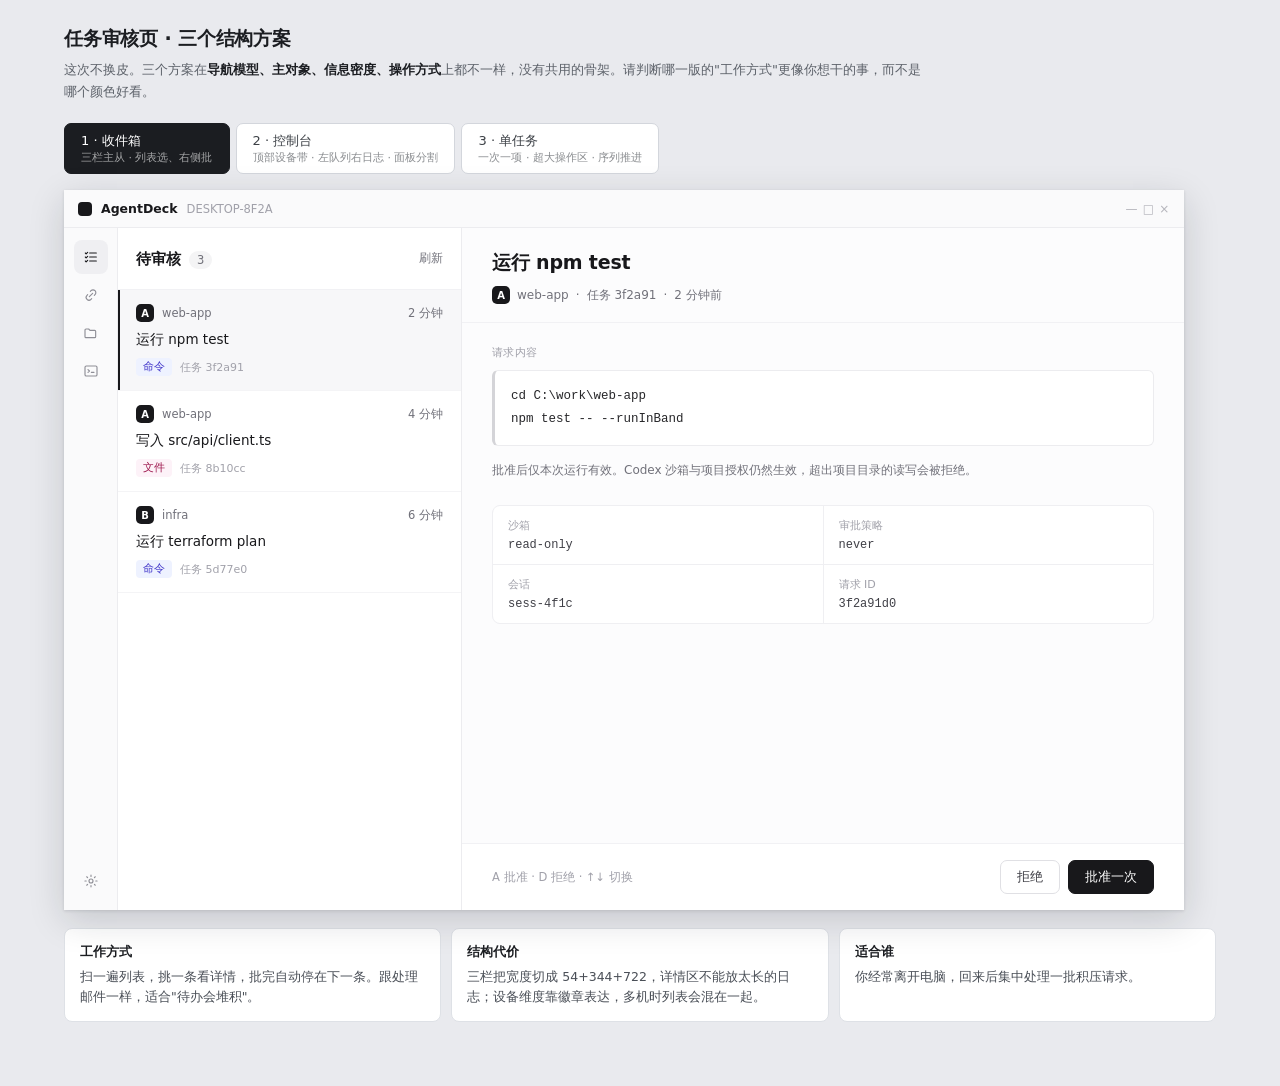
<file: design/ui-concepts.html>
<!DOCTYPE html>
<html lang="zh-CN">
<head>
<meta charset="utf-8">
<meta name="viewport" content="width=device-width, initial-scale=1">
<title>AgentDeck · 任务审核页的三个结构方案</title>
<style>
  * { box-sizing: border-box; margin: 0; padding: 0; }
  body {
    background: #E9EAEE;
    font-family: "Segoe UI", "Microsoft YaHei", "PingFang SC", system-ui, sans-serif;
    color: #1B1D21; -webkit-font-smoothing: antialiased;
  }
  .shell { max-width: 1200px; margin: 0 auto; padding: 26px 24px 64px; }
  .intro h1 { font-size: 19px; font-weight: 600; letter-spacing: -.01em; }
  .intro p { font-size: 13px; color: #5C6169; margin-top: 7px; line-height: 1.7; max-width: 860px; }
  .intro p b { color: #1B1D21; font-weight: 600; }
  .tabs { display: flex; gap: 6px; margin: 20px 0 16px; flex-wrap: wrap; }
  .tab {
    border: 1px solid #D3D6DC; background: #FFF; color: #3C4046;
    font-family: inherit; font-size: 13px; font-weight: 500; line-height: 1;
    padding: 10px 16px; border-radius: 7px; cursor: pointer; text-align: left;
    transition: .15s ease;
  }
  .tab:hover { border-color: #A9AEB8; }
  .tab.on { background: #1B1D21; border-color: #1B1D21; color: #FFF; }
  .tab small { display: block; font-weight: 400; font-size: 11px; opacity: .6; margin-top: 5px; }
  .stage { display: none; }
  .stage.on { display: block; }
  .viewport { width: 100%; position: relative; }
  .frame {
    width: 1120px; height: 720px; transform-origin: top left;
    overflow: hidden; box-shadow: 0 10px 34px rgba(20,24,32,.16), 0 1px 3px rgba(20,24,32,.12);
  }
  .caption { margin-top: 18px; display: grid; gap: 10px; grid-template-columns: repeat(auto-fit, minmax(220px, 1fr)); }
  .caption div { background: #FFF; border: 1px solid #DEE1E6; border-radius: 8px; padding: 13px 15px; font-size: 12.5px; line-height: 1.65; color: #4A4F57; }
  .caption b { color: #1B1D21; font-weight: 600; display: block; margin-bottom: 4px; }
  .win { width: 1120px; height: 720px; display: flex; flex-direction: column; overflow: hidden; }
  .mono { font-family: "Cascadia Code", "JetBrains Mono", Consolas, ui-monospace, monospace; }

  /* ================= 概念一 · 收件箱 ================= */
  .c1 { background: #FFFFFF; color: #18181B; }
  .c1-bar { height: 38px; flex: none; display: flex; align-items: center; gap: 9px; padding: 0 14px; border-bottom: 1px solid #ECECEF; background: #FAFAFB; }
  .c1-mark { width: 14px; height: 14px; border-radius: 4px; background: #18181B; }
  .c1-name { font-size: 12.5px; font-weight: 600; }
  .c1-host { font-size: 11.5px; color: #A1A1AA; }
  .c1-win { margin-left: auto; font-size: 12px; color: #B4B4BB; letter-spacing: .06em; }
  .c1-body { flex: 1; display: flex; min-height: 0; }
  .c1-rail { width: 54px; flex: none; background: #FAFAFB; border-right: 1px solid #ECECEF; display: flex; flex-direction: column; align-items: center; padding: 12px 0; gap: 4px; }
  .c1-ic { width: 34px; height: 34px; border-radius: 8px; display: grid; place-items: center; color: #8E8E96; position: relative; }
  .c1-ic svg { width: 16px; height: 16px; }
  .c1-ic.on { background: #EFEFF2; color: #18181B; }
  .c1-ic.on::before { content: ""; position: absolute; left: -12px; top: 8px; bottom: 8px; width: 2px; border-radius: 2px; background: #18181B; }
  .c1-list { width: 344px; flex: none; border-right: 1px solid #ECECEF; display: flex; flex-direction: column; }
  .c1-listhead { height: 62px; flex: none; display: flex; align-items: center; justify-content: space-between; padding: 0 18px; border-bottom: 1px solid #F1F1F4; }
  .c1-listhead b { font-size: 15px; font-weight: 600; }
  .c1-count { font-size: 11.5px; color: #71717A; background: #F4F4F5; border-radius: 20px; padding: 2px 8px; margin-left: 8px; }
  .c1-refresh { font-size: 12px; color: #71717A; }
  .c1-item { padding: 14px 18px; border-bottom: 1px solid #F4F4F6; position: relative; }
  .c1-item.on { background: #F7F7F9; }
  .c1-item.on::before { content: ""; position: absolute; left: 0; top: 0; bottom: 0; width: 2px; background: #18181B; }
  .c1-item-top { display: flex; align-items: center; gap: 8px; font-size: 11.5px; color: #71717A; }
  .c1-dev { width: 18px; height: 18px; border-radius: 5px; background: #18181B; color: #FFF; font-size: 10px; font-weight: 600; display: grid; place-items: center; flex: none; }
  .c1-time { margin-left: auto; }
  .c1-item-title { font-size: 13.5px; font-weight: 500; margin-top: 9px; }
  .c1-item-meta { display: flex; align-items: center; gap: 8px; margin-top: 9px; font-size: 11px; color: #A1A1AA; }
  .c1-kind { border-radius: 4px; padding: 2px 7px; font-size: 10.5px; }
  .k-cmd { background: #EEF2FF; color: #4338CA; }
  .k-file { background: #FDF2F8; color: #9D174D; }
  .c1-detail { flex: 1; display: flex; flex-direction: column; min-width: 0; background: #FCFCFD; }
  .c1-dhead { padding: 22px 30px 18px; border-bottom: 1px solid #F1F1F4; }
  .c1-dtitle { font-size: 19px; font-weight: 600; letter-spacing: -.01em; }
  .c1-dmeta { display: flex; align-items: center; gap: 7px; margin-top: 10px; font-size: 12px; color: #71717A; }
  .c1-dbody { flex: 1; padding: 22px 30px; min-height: 0; }
  .c1-label { font-size: 11px; color: #A1A1AA; letter-spacing: .04em; }
  .c1-code { margin-top: 10px; background: #FFF; border: 1px solid #ECECEF; border-left: 3px solid #D4D4D8; border-radius: 6px; padding: 14px 16px; font-size: 12.5px; line-height: 1.85; color: #27272A; white-space: pre; overflow: auto; }
  .c1-note { margin-top: 14px; font-size: 12px; color: #71717A; line-height: 1.7; }
  .c1-meta { margin-top: 24px; display: grid; grid-template-columns: 1fr 1fr; gap: 1px; background: #EFEFF2; border: 1px solid #EFEFF2; border-radius: 8px; overflow: hidden; }
  .c1-meta div { background: #FFF; padding: 12px 15px; }
  .c1-meta span { display: block; font-size: 11px; color: #A1A1AA; }
  .c1-meta b { display: block; margin-top: 5px; font-size: 12px; font-weight: 400; color: #3F3F46; font-family: "Cascadia Code", Consolas, monospace; }
  .c1-dfoot { flex: none; padding: 16px 30px; border-top: 1px solid #F1F1F4; display: flex; align-items: center; justify-content: space-between; background: #FFF; }
  .c1-keys { font-size: 11.5px; color: #A1A1AA; }
  .c1-btn { height: 34px; padding: 0 16px; border-radius: 7px; border: 1px solid #E0E0E4; background: #FFF; color: #3F3F46; font-family: inherit; font-size: 13px; font-weight: 500; margin-left: 8px; }
  .c1-btn.primary { background: #18181B; border-color: #18181B; color: #FFF; }

  /* ================= 概念二 · 控制台 ================= */
  .c2 { background: #0A0C0F; color: #D6DEE8; }
  .c2-top { height: 42px; flex: none; display: flex; align-items: center; gap: 12px; padding: 0 16px; border-bottom: 1px solid #1B2129; background: #0C0F13; }
  .c2-mark { width: 12px; height: 12px; background: #E3B341; border-radius: 1px; }
  .c2-top b { font-size: 12.5px; font-weight: 500; letter-spacing: .04em; }
  .c2-tabs { display: flex; gap: 2px; margin-left: 10px; }
  .c2-tab { display: flex; align-items: center; gap: 7px; height: 26px; padding: 0 11px; font-size: 11.5px; color: #7D8B99; border: 1px solid transparent; border-radius: 3px; }
  .c2-tab.on { background: #141A21; border-color: #26303A; color: #D6DEE8; }
  .c2-tab em { font-style: normal; background: #2A2113; color: #E3B341; border-radius: 2px; padding: 0 5px; font-size: 10.5px; }
  .c2-right { margin-left: auto; font-size: 11px; color: #6B7784; letter-spacing: .03em; }
  .c2-dot { width: 6px; height: 6px; border-radius: 50%; display: inline-block; }
  .c2-dot.ok { background: #3FB950; }
  .c2-dot.off { background: #4A5461; }
  .c2-main { flex: 1; display: flex; min-height: 0; }
  .c2-left { width: 470px; flex: none; border-right: 1px solid #1B2129; display: flex; flex-direction: column; }
  .c2-lhead { height: 38px; flex: none; display: flex; align-items: center; justify-content: space-between; padding: 0 14px; border-bottom: 1px solid #1B2129; font-size: 11px; color: #6B7784; letter-spacing: .06em; }
  .c2-row { display: grid; grid-template-columns: 54px 62px 1fr 66px; align-items: center; gap: 8px; padding: 0 14px; height: 46px; border-bottom: 1px solid #141A21; font-size: 12px; }
  .c2-row.head { height: 30px; color: #566270; font-size: 10.5px; letter-spacing: .05em; border-bottom: 1px solid #1B2129; }
  .c2-row.on { background: #141A21; box-shadow: inset 2px 0 0 #E3B341; }
  .c2-t { color: #6B7784; font-family: "Cascadia Code", Consolas, monospace; font-size: 11px; }
  .c2-sum { color: #C3CDD8; overflow: hidden; text-overflow: ellipsis; white-space: nowrap; }
  .c2-st { font-size: 10.5px; letter-spacing: .04em; }
  .st-wait { color: #E3B341; }
  .st-run { color: #3FB950; }
  .st-done { color: #566270; }
  .c2-panel { flex: 1; display: flex; flex-direction: column; min-width: 0; }
  .c2-phead { height: 38px; flex: none; display: flex; align-items: center; gap: 10px; padding: 0 16px; border-bottom: 1px solid #1B2129; font-size: 11.5px; color: #8B98A6; font-family: "Cascadia Code", Consolas, monospace; }
  .c2-badge { margin-left: auto; font-size: 10.5px; padding: 2px 7px; border-radius: 2px; background: #122318; color: #3FB950; letter-spacing: .05em; }
  .c2-log { flex: 1; padding: 16px; font-family: "Cascadia Code", Consolas, monospace; font-size: 12px; line-height: 1.9; color: #93A1B0; white-space: pre; overflow: hidden; }
  .c2-log i { font-style: normal; color: #4E5A67; }
  .c2-log b { color: #D6DEE8; font-weight: 400; }
  .c2-pfoot { flex: none; height: 62px; border-top: 1px solid #1B2129; display: flex; align-items: center; justify-content: space-between; padding: 0 16px; }
  .c2-btn { height: 30px; padding: 0 14px; border: 1px solid #2C3743; background: #11161C; color: #C3CDD8; font-family: inherit; font-size: 12px; border-radius: 3px; margin-left: 8px; }
  .c2-btn.primary { background: #E3B341; border-color: #E3B341; color: #17130A; font-weight: 500; }
  .c2-foot { height: 40px; flex: none; border-top: 1px solid #1B2129; display: flex; align-items: center; gap: 22px; padding: 0 16px; font-size: 11px; color: #566270; font-family: "Cascadia Code", Consolas, monospace; }
  .c2-meta { margin-top: auto; border-top: 1px solid #1B2129; padding: 13px 14px; display: flex; gap: 26px; }
  .c2-meta span { display: block; font-size: 10px; color: #4E5A67; letter-spacing: .07em; }
  .c2-meta b { display: block; margin-top: 5px; font-size: 11.5px; font-weight: 400; color: #93A1B0; font-family: "Cascadia Code", Consolas, monospace; }

  /* ================= 概念三 · 单任务 ================= */
  .c3 { background: #FDFCFA; color: #1C1917; }
  .c3-top { height: 58px; flex: none; display: flex; align-items: center; gap: 10px; padding: 0 34px; }
  .c3-mark { width: 16px; height: 16px; border-radius: 5px; background: #0F766E; }
  .c3-top b { font-size: 13px; font-weight: 600; }
  .c3-esc { margin-left: auto; font-size: 12.5px; color: #A8A29E; }
  .c3-stage { flex: 1; display: flex; align-items: center; justify-content: center; padding: 0 34px; min-height: 0; }
  .c3-card { width: 660px; background: #FFF; border: 1px solid #EDE7DE; border-radius: 24px; padding: 32px 36px 30px; box-shadow: 0 20px 46px -24px rgba(28,25,23,.22), 0 2px 6px rgba(28,25,23,.04); }
  .c3-prog { display: flex; align-items: center; justify-content: space-between; font-size: 12px; color: #A8A29E; }
  .c3-dots { display: flex; gap: 5px; }
  .c3-dots i { width: 6px; height: 6px; border-radius: 50%; background: #E3DDD4; }
  .c3-dots i.on { background: #0F766E; }
  .c3-who { display: flex; gap: 8px; margin-top: 20px; }
  .c3-pill { font-size: 11.5px; color: #57534E; background: #F7F4EF; border: 1px solid #EDE7DE; border-radius: 20px; padding: 4px 11px; }
  .c3-card h2 { font-size: 29px; font-weight: 600; letter-spacing: -.025em; margin-top: 14px; line-height: 1.25; }
  .c3-code { margin-top: 20px; background: #FAF8F5; border: 1px solid #F0EBE3; border-radius: 12px; padding: 15px 18px; font-family: "Cascadia Code", Consolas, monospace; font-size: 12.5px; line-height: 1.9; color: #44403C; white-space: pre; overflow: hidden; }
  .c3-note { margin-top: 16px; font-size: 12.5px; color: #8A8279; line-height: 1.75; }
  .c3-actions { display: flex; gap: 12px; margin-top: 24px; }
  .c3-btn { height: 54px; border-radius: 14px; font-family: inherit; font-size: 15px; font-weight: 600; border: 1px solid #E3DDD4; background: #FFF; color: #57534E; flex: 1; }
  .c3-btn.solid { background: #0F766E; border-color: #0F766E; color: #FFF; flex: 2; box-shadow: 0 2px 8px -2px rgba(15,118,110,.4); }
  .c3-bottom { height: 56px; flex: none; display: flex; align-items: center; justify-content: space-between; padding: 0 34px; font-size: 12px; color: #B8B2AA; border-top: 1px solid #F3EEE7; }
</style>
</head>
<body>
<svg width="0" height="0" style="position:absolute" aria-hidden="true">
  <symbol id="i-task" viewBox="0 0 24 24" fill="none" stroke="currentColor" stroke-width="1.7" stroke-linecap="round" stroke-linejoin="round">
    <path d="M10 6h10M10 12h10M10 18h10"/><path d="M3.5 6l1.2 1.2L7 5"/><path d="M3.5 12l1.2 1.2L7 11"/><path d="M3.5 18l1.2 1.2L7 17"/>
  </symbol>
  <symbol id="i-link" viewBox="0 0 24 24" fill="none" stroke="currentColor" stroke-width="1.7" stroke-linecap="round" stroke-linejoin="round">
    <path d="M9.5 14.5l5-5"/><path d="M11 6.5l1-1a4.2 4.2 0 016 6l-1 1"/><path d="M13 17.5l-1 1a4.2 4.2 0 01-6-6l1-1"/>
  </symbol>
  <symbol id="i-folder" viewBox="0 0 24 24" fill="none" stroke="currentColor" stroke-width="1.7" stroke-linecap="round" stroke-linejoin="round">
    <path d="M3 7.5A1.5 1.5 0 014.5 6h4l2 2h7A1.5 1.5 0 0119 9.5v8A1.5 1.5 0 0117.5 19h-13A1.5 1.5 0 013 17.5z"/>
  </symbol>
  <symbol id="i-log" viewBox="0 0 24 24" fill="none" stroke="currentColor" stroke-width="1.7" stroke-linecap="round" stroke-linejoin="round">
    <rect x="3" y="4.5" width="18" height="15" rx="2"/><path d="M7.5 10l2.2 2-2.2 2"/><path d="M12.5 14h4"/>
  </symbol>
  <symbol id="i-gear" viewBox="0 0 24 24" fill="none" stroke="currentColor" stroke-width="1.7" stroke-linecap="round" stroke-linejoin="round">
    <circle cx="12" cy="12" r="3"/>
    <path d="M12 3.2v1.9M12 18.9v1.9M4.8 12H2.9M21.1 12h-1.9M6.9 6.9L5.6 5.6M18.4 18.4l-1.3-1.3M17.1 6.9l1.3-1.3M5.6 18.4l1.3-1.3"/>
  </symbol>
</svg>

<div class="shell">
  <div class="intro">
    <h1>任务审核页 · 三个结构方案</h1>
    <p>这次不换皮。三个方案在<b>导航模型、主对象、信息密度、操作方式</b>上都不一样，没有共用的骨架。请判断哪一版的"工作方式"更像你想干的事，而不是哪个颜色好看。</p>
  </div>

  <div class="tabs">
    <button class="tab on" data-t="1">1 · 收件箱<small>三栏主从 · 列表选、右侧批</small></button>
    <button class="tab" data-t="2">2 · 控制台<small>顶部设备带 · 左队列右日志 · 面板分割</small></button>
    <button class="tab" data-t="3">3 · 单任务<small>一次一项 · 超大操作区 · 序列推进</small></button>
  </div>

  <section class="stage on" id="stage-1">
    <div class="viewport"><div class="frame">
      <div class="win c1">
        <div class="c1-bar">
          <span class="c1-mark"></span><span class="c1-name">AgentDeck</span><span class="c1-host">DESKTOP-8F2A</span>
          <span class="c1-win">— □ ×</span>
        </div>
        <div class="c1-body">
          <nav class="c1-rail">
            <div class="c1-ic on"><svg><use href="#i-task"/></svg></div>
            <div class="c1-ic"><svg><use href="#i-link"/></svg></div>
            <div class="c1-ic"><svg><use href="#i-folder"/></svg></div>
            <div class="c1-ic"><svg><use href="#i-log"/></svg></div>
            <div style="flex:1"></div>
            <div class="c1-ic"><svg><use href="#i-gear"/></svg></div>
          </nav>
          <div class="c1-list">
            <div class="c1-listhead"><div><b>待审核</b><span class="c1-count">3</span></div><span class="c1-refresh">刷新</span></div>
            <div class="c1-item on">
              <div class="c1-item-top"><span class="c1-dev">A</span><span>web-app</span><span class="c1-time">2 分钟</span></div>
              <div class="c1-item-title">运行 npm test</div>
              <div class="c1-item-meta"><span class="c1-kind k-cmd">命令</span><span>任务 3f2a91</span></div>
            </div>
            <div class="c1-item">
              <div class="c1-item-top"><span class="c1-dev">A</span><span>web-app</span><span class="c1-time">4 分钟</span></div>
              <div class="c1-item-title">写入 src/api/client.ts</div>
              <div class="c1-item-meta"><span class="c1-kind k-file">文件</span><span>任务 8b10cc</span></div>
            </div>
            <div class="c1-item">
              <div class="c1-item-top"><span class="c1-dev">B</span><span>infra</span><span class="c1-time">6 分钟</span></div>
              <div class="c1-item-title">运行 terraform plan</div>
              <div class="c1-item-meta"><span class="c1-kind k-cmd">命令</span><span>任务 5d77e0</span></div>
            </div>
          </div>
          <div class="c1-detail">
            <div class="c1-dhead">
              <div class="c1-dtitle">运行 npm test</div>
              <div class="c1-dmeta"><span class="c1-dev">A</span><span>web-app</span><span>·</span><span>任务 3f2a91</span><span>·</span><span>2 分钟前</span></div>
            </div>
            <div class="c1-dbody">
              <div class="c1-label">请求内容</div>
              <pre class="c1-code">cd C:\work\web-app
npm test -- --runInBand</pre>
              <div class="c1-note">批准后仅本次运行有效。Codex 沙箱与项目授权仍然生效，超出项目目录的读写会被拒绝。</div>
              <div class="c1-meta">
                <div><span>沙箱</span><b>read-only</b></div>
                <div><span>审批策略</span><b>never</b></div>
                <div><span>会话</span><b>sess-4f1c</b></div>
                <div><span>请求 ID</span><b>3f2a91d0</b></div>
              </div>
            </div>
            <div class="c1-dfoot">
              <span class="c1-keys">A 批准 · D 拒绝 · ↑↓ 切换</span>
              <div><button class="c1-btn">拒绝</button><button class="c1-btn primary">批准一次</button></div>
            </div>
          </div>
        </div>
      </div>
    </div></div>
    <div class="caption">
      <div><b>工作方式</b>扫一遍列表，挑一条看详情，批完自动停在下一条。跟处理邮件一样，适合"待办会堆积"。</div>
      <div><b>结构代价</b>三栏把宽度切成 54+344+722，详情区不能放太长的日志；设备维度靠徽章表达，多机时列表会混在一起。</div>
      <div><b>适合谁</b>你经常离开电脑，回来后集中处理一批积压请求。</div>
    </div>
  </section>

  <section class="stage" id="stage-2">
    <div class="viewport"><div class="frame">
      <div class="win c2">
        <div class="c2-top">
          <span class="c2-mark"></span><b>AGENTDECK</b>
          <span class="c2-tabs">
            <span class="c2-tab on"><i class="c2-dot ok"></i>DESKTOP-8F2A<em>2</em></span>
            <span class="c2-tab"><i class="c2-dot off"></i>LAPTOP-K3<em>0</em></span>
          </span>
          <span class="c2-right">RELAY 已连接 · 32ms</span>
        </div>
        <div class="c2-main">
          <div class="c2-left">
            <div class="c2-lhead"><span>队列</span><span>3 项</span></div>
            <div class="c2-row head"><span>时间</span><span>类型</span><span>摘要</span><span>状态</span></div>
            <div class="c2-row on"><span class="c2-t">20:41</span><span class="c2-t">命令</span><span class="c2-sum">npm test -- --runInBand</span><span class="c2-st st-wait">待批准</span></div>
            <div class="c2-row"><span class="c2-t">20:39</span><span class="c2-t">文件</span><span class="c2-sum">写入 src/api/client.ts</span><span class="c2-st st-wait">待批准</span></div>
            <div class="c2-row"><span class="c2-t">20:31</span><span class="c2-t">命令</span><span class="c2-sum">pnpm lint --fix</span><span class="c2-st st-run">运行中</span></div>
            <div class="c2-row"><span class="c2-t">20:12</span><span class="c2-t">命令</span><span class="c2-sum">git status --short</span><span class="c2-st st-done">已完成</span></div>
            <div class="c2-meta">
              <div><span>AGENT</span><b>0.1.0-lab</b></div>
              <div><span>CODEX</span><b>0.44.2</b></div>
              <div><span>授权项目</span><b>2</b></div>
            </div>
          </div>
          <div class="c2-panel">
            <div class="c2-phead"><span>3f2a91 · web-app · run 01</span><span class="c2-badge">运行中</span></div>
            <pre class="c2-log"><i>20:41:02</i> <b>› 生成测试计划</b>
<i>20:41:04</i>   读取 12 个测试文件
<i>20:41:05</i>   <b>› 请求执行命令</b>
<i>20:41:05</i>   命令：npm test -- --runInBand
<i>20:41:05</i>   目录：C:\work\web-app
<i>20:41:06</i>   <b>› 等待本机批准</b>
<i>20:41:06</i>   sandbox=read-only policy=never
<i>20:41:06</i>   等待中 …</pre>
            <div class="c2-pfoot">
              <span style="font-size:11px;color:#566270;font-family:'Cascadia Code',Consolas,monospace">批准后仅本次有效</span>
              <div><button class="c2-btn">拒绝</button><button class="c2-btn primary">批准一次</button></div>
            </div>
          </div>
        </div>
        <div class="c2-foot"><span>↑↓ 选择</span><span>⏎ 查看</span><span>A 批准</span><span>D 拒绝</span><span style="margin-left:auto">TAB 切换设备</span></div>
      </div>
    </div></div>
    <div class="caption">
      <div><b>工作方式</b>屏幕同时挂着"有哪些请求"和"正在跑什么"，左边选、右边实时看。不必来回切页。</div>
      <div><b>结构代价</b>信息密度最高，也就最像专业工具；对不熟悉的人门槛最高。左右分栏在 1120 宽下每栏都偏窄。</div>
      <div><b>适合谁</b>你习惯一直开着这个窗口，把它当值班台看。</div>
    </div>
  </section>

  <section class="stage" id="stage-3">
    <div class="viewport"><div class="frame">
      <div class="win c3">
        <div class="c3-top">
          <span class="c3-mark"></span><b>AgentDeck</b>
          <span class="c3-esc">跳过全部</span>
        </div>
        <div class="c3-stage">
          <div class="c3-card">
            <div class="c3-prog"><span>第 1 项 · 共 3 项</span><span class="c3-dots"><i class="on"></i><i></i><i></i></span></div>
            <div class="c3-who"><span class="c3-pill">DESKTOP-8F2A</span><span class="c3-pill">web-app</span></div>
            <h2>运行 npm test</h2>
            <pre class="c3-code">cd C:\work\web-app
npm test -- --runInBand</pre>
            <p class="c3-note">批准后仅本次运行有效。Codex 沙箱与项目授权仍然生效。</p>
            <div class="c3-actions">
              <button class="c3-btn">拒绝</button>
              <button class="c3-btn solid">批准一次</button>
            </div>
          </div>
        </div>
        <div class="c3-bottom"><span>← 上一项</span><span>Enter 批准 · Esc 拒绝</span><span>下一项 →</span></div>
      </div>
    </div></div>
    <div class="caption">
      <div><b>工作方式</b>一屏只问一件事，按钮大到不会点错，处理完自动推进下一项。像装软件时的许可协议，但每步都要你判断。</div>
      <div><b>结构代价</b>看不到全局：你不知道还有几条、哪台设备、上一项批了什么。批量处理时最慢。</div>
      <div><b>适合谁</b>请求很少、每条都值得认真看；或者你希望家人同事也能替你点一下。</div>
    </div>
  </section>
</div>

<script>
  function fit() {
    document.querySelectorAll('.stage').forEach(function (stage) {
      const vp = stage.querySelector('.viewport');
      const frame = stage.querySelector('.frame');
      const scale = Math.min(1, vp.clientWidth / 1120);
      frame.style.transform = 'scale(' + scale + ')';
      vp.style.height = (720 * scale) + 'px';
    });
  }
  const tabs = Array.prototype.slice.call(document.querySelectorAll('.tab'));
  function select(dir, write) {
    tabs.forEach(function (tab) { tab.classList.toggle('on', tab.dataset.t === dir); });
    document.querySelectorAll('.stage').forEach(function (stage) {
      stage.classList.toggle('on', stage.id === 'stage-' + dir);
    });
    if (write) history.replaceState(null, '', '#' + dir);
    fit();
  }
  tabs.forEach(function (tab) {
    tab.addEventListener('click', function () { select(tab.dataset.t, true); });
  });
  document.addEventListener('keydown', function (event) {
    const key = event.key;
    if (key >= '1' && key <= '3') select(key, true);
  });
  window.addEventListener('resize', fit);
  const initial = (location.hash || '').replace('#', '');
  select(initial === '1' || initial === '2' || initial === '3' ? initial : '1', false);
  fit();
</script>
</body>
</html>
</file>
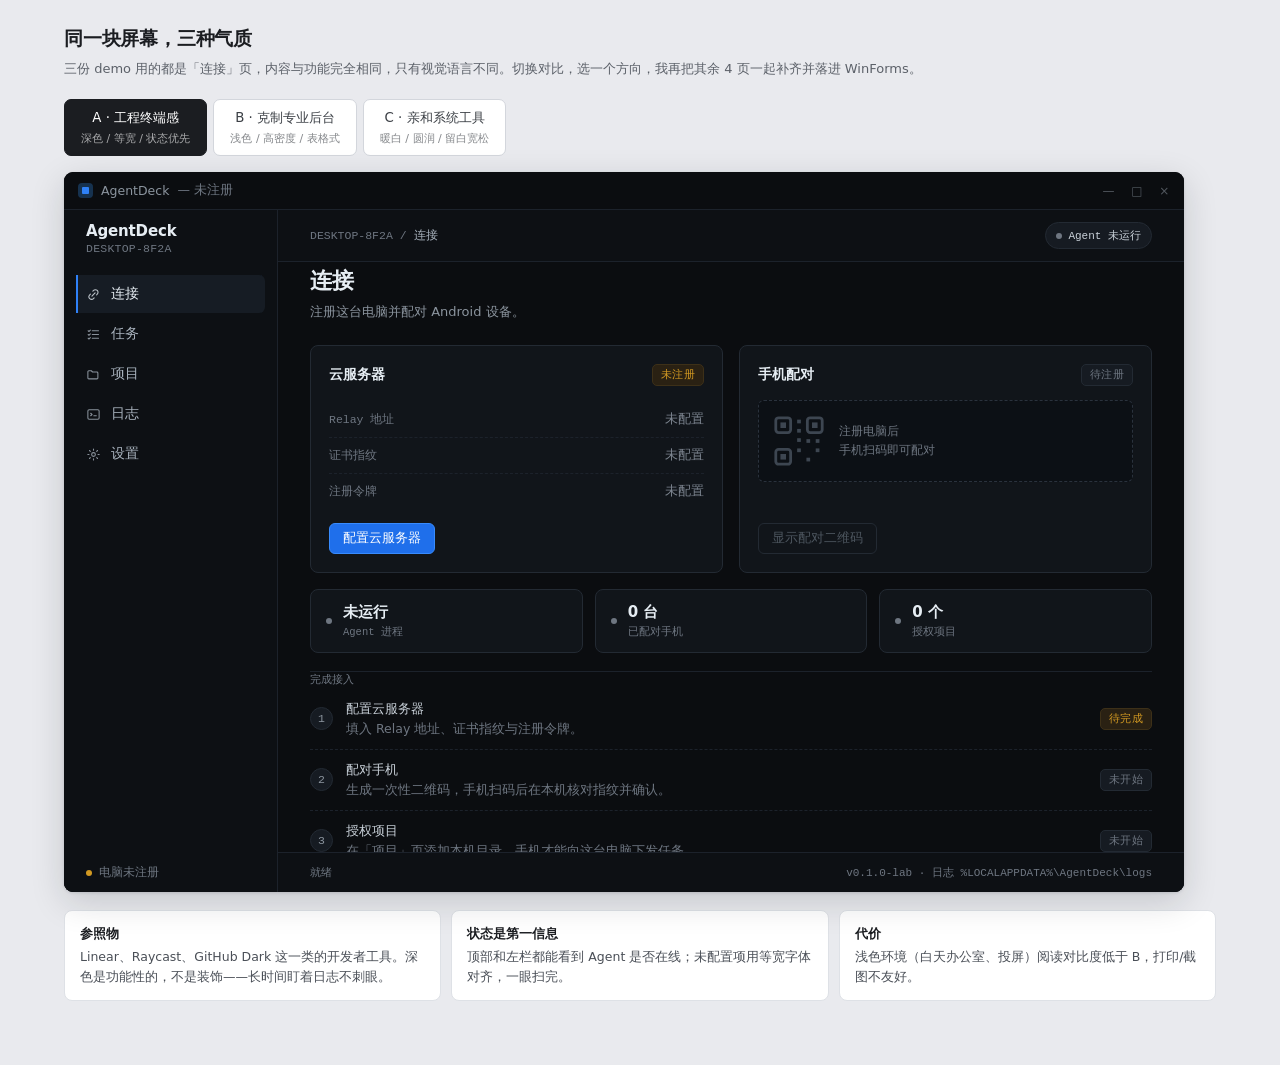
<file: design/ui-directions.html>
<!DOCTYPE html>
<html lang="zh-CN">
<head>
<meta charset="utf-8">
<meta name="viewport" content="width=device-width, initial-scale=1">
<title>AgentDeck Windows 客户端 · 三个视觉方向</title>
<style>
  * { box-sizing: border-box; margin: 0; padding: 0; }
  body {
    background: #E9EAEE;
    font-family: "Segoe UI", "Microsoft YaHei", "PingFang SC", system-ui, sans-serif;
    color: #1B1D21;
    -webkit-font-smoothing: antialiased;
  }
  .shell { max-width: 1200px; margin: 0 auto; padding: 26px 24px 64px; }
  .intro h1 { font-size: 19px; font-weight: 600; letter-spacing: -.01em; }
  .intro p { font-size: 13px; color: #5C6169; margin-top: 6px; line-height: 1.65; }
  .tabs { display: flex; gap: 6px; margin: 20px 0 16px; flex-wrap: wrap; }
  .tab {
    border: 1px solid #D3D6DC; background: #FFF; color: #3C4046;
    font: 500 13px/1 inherit; font-family: inherit;
    padding: 9px 16px; border-radius: 7px; cursor: pointer;
    transition: .15s ease;
  }
  .tab:hover { border-color: #A9AEB8; }
  .tab.on { background: #1B1D21; border-color: #1B1D21; color: #FFF; }
  .tab small { display: block; font-weight: 400; font-size: 11px; opacity: .62; margin-top: 4px; }
  .stage { display: none; }
  .stage.on { display: block; }
  .viewport { width: 100%; position: relative; }
  .frame {
    width: 1120px; height: 720px; transform-origin: top left;
    border-radius: 9px; overflow: hidden;
    box-shadow: 0 10px 34px rgba(20, 24, 32, .16), 0 1px 3px rgba(20, 24, 32, .12);
  }
  .caption {
    margin-top: 18px; display: grid; gap: 10px;
    grid-template-columns: repeat(auto-fit, minmax(240px, 1fr));
  }
  .caption div {
    background: #FFF; border: 1px solid #DEE1E6; border-radius: 8px;
    padding: 13px 15px; font-size: 12.5px; line-height: 1.6; color: #4A4F57;
  }
  .caption b { color: #1B1D21; font-weight: 600; display: block; margin-bottom: 3px; font-size: 12.5px; }

  /* ============ 骨架 ============ */
  .win { width: 1120px; height: 720px; display: flex; flex-direction: column; overflow: hidden; }
  .titlebar { height: 38px; flex: none; display: flex; align-items: center; justify-content: space-between; padding: 0 14px; }
  .tb-left { display: flex; align-items: center; gap: 8px; font-size: 12.5px; }
  .tb-mark { width: 15px; height: 15px; border-radius: 4px; display: grid; place-items: center; }
  .tb-right { display: flex; gap: 16px; font-size: 12px; opacity: .55; letter-spacing: .06em; }
  .body { flex: 1; display: flex; min-height: 0; }
  .rail { width: 214px; flex: none; display: flex; flex-direction: column; padding: 4px 12px 12px; }
  .brand { font-size: 15px; font-weight: 600; letter-spacing: -.01em; padding: 8px 10px 2px; }
  .host { font-size: 11.5px; padding: 0 10px 20px; }
  .nav { display: flex; flex-direction: column; gap: 2px; }
  .nav-item { display: flex; align-items: center; gap: 10px; height: 38px; padding: 0 10px; border-radius: 6px; font-size: 13.5px; cursor: default; }
  .nav-item svg { width: 15px; height: 15px; flex: none; opacity: .8; }
  .rail-foot { margin-top: auto; display: flex; align-items: center; gap: 7px; font-size: 11.5px; padding: 0 10px; }
  .main { flex: 1; display: flex; flex-direction: column; min-width: 0; }
  .topbar { height: 52px; flex: none; display: flex; align-items: center; justify-content: space-between; padding: 0 32px; }
  .crumbs { font-size: 12.5px; display: flex; align-items: center; gap: 7px; }
  .pill { display: inline-flex; align-items: center; gap: 6px; font-size: 11.5px; padding: 5px 10px; border-radius: 20px; border: 1px solid transparent; }
  .dot { width: 6px; height: 6px; border-radius: 50%; flex: none; }
  .content { flex: 1; padding: 4px 32px 0; display: flex; flex-direction: column; min-height: 0; overflow: hidden; }
  .page-head { display: flex; align-items: flex-start; justify-content: space-between; gap: 24px; }
  .page-head p { margin-top: 7px; }
  .grid2 { display: grid; grid-template-columns: 1fr 1fr; gap: 16px; margin-top: 24px; }
  .card { display: flex; flex-direction: column; }
  .card-head { display: flex; align-items: center; justify-content: space-between; gap: 10px; }
  .tag { font-size: 11px; padding: 3px 8px; border-radius: 5px; }
  .kv { margin-top: 16px; display: flex; flex-direction: column; }
  .kv-row { display: flex; align-items: baseline; justify-content: space-between; gap: 14px; padding: 9px 0; }
  .kv-row span:first-child { flex: none; }
  .kv-row span:last-child { text-align: right; }
  .card-foot { margin-top: auto; padding-top: 14px; display: flex; gap: 8px; }
  .qr-box { margin-top: 14px; display: flex; align-items: center; gap: 14px; padding: 14px; }
  .qr-box svg { width: 52px; height: 52px; flex: none; }
  .qr-box p { font-size: 12px; line-height: 1.6; }
  .stats { display: grid; grid-template-columns: repeat(3, 1fr); gap: 12px; margin-top: 16px; }
  .stat { padding: 13px 15px; display: flex; align-items: center; gap: 11px; }
  .stat b { display: block; font-size: 15px; font-weight: 600; line-height: 1.3; }
  .stat em { display: block; font-style: normal; font-size: 11px; margin-top: 2px; }
  .statusbar { height: 40px; flex: none; display: flex; align-items: center; justify-content: space-between; padding: 0 32px; font-size: 11.5px; }
  .steps { flex: 1; min-height: 0; margin-top: 18px; display: flex; flex-direction: column; }
  .steps-head { font-size: 12px; margin-bottom: 2px; }
  .step { display: flex; align-items: center; gap: 13px; padding: 11px 0; }
  .step .num { width: 23px; height: 23px; border-radius: 50%; display: grid; place-items: center; font-size: 11.5px; flex: none; }
  .step .txt { flex: 1; min-width: 0; }
  .step b { display: block; font-size: 13.5px; font-weight: 600; }
  .step p { margin-top: 3px; font-size: 12.5px; }
  .btn {
    height: 34px; padding: 0 15px; border-radius: 6px; border: 1px solid transparent;
    font: 500 13px/1 inherit; font-family: inherit; cursor: pointer;
    display: inline-flex; align-items: center; gap: 7px; white-space: nowrap;
  }
  .btn.sm { height: 31px; font-size: 12.5px; padding: 0 13px; }
  .btn:disabled { cursor: not-allowed; }
  .mono { font-family: "Cascadia Code", "JetBrains Mono", Consolas, ui-monospace, monospace; }

  /* ============ A · 工程终端感 ============ */
  .d-a { background: #0B0D10; color: #E6EDF3; }
  .d-a .titlebar { background: #0B0D10; border-bottom: 1px solid #1C222B; color: #8B949E; }
  .d-a .tb-mark { background: #16324F; }
  .d-a .tb-mark span { width: 7px; height: 7px; border-radius: 1px; background: #2F81F7; }
  .d-a .tb-sub { color: #6E7681; }
  .d-a .body { background: #0B0D10; }
  .d-a .rail { background: #0D1014; border-right: 1px solid #1C222B; }
  .d-a .brand { color: #E6EDF3; }
  .d-a .host { color: #6E7681; font-family: "Cascadia Code", Consolas, monospace; letter-spacing: .02em; }
  .d-a .nav-item { color: #A8B2BD; border-radius: 6px; }
  .d-a .nav-item:hover { background: #131820; color: #E6EDF3; }
  .d-a .nav-item.active {
    background: #161C24; color: #E6EDF3;
    box-shadow: inset 2px 0 0 #2F81F7; border-radius: 0 6px 6px 0;
  }
  .d-a .rail-foot { color: #6E7681; }
  .d-a .topbar { border-bottom: 1px solid #1C222B; background: #0D1014; }
  .d-a .crumbs { color: #6E7681; font-family: "Cascadia Code", Consolas, monospace; font-size: 11.5px; }
  .d-a .crumbs b { color: #A8B2BD; font-weight: 400; }
  .d-a .pill { background: #161B22; border-color: #232A33; color: #C9D1D9; font-family: "Cascadia Code", Consolas, monospace; font-size: 11px; }
  .d-a .dot.ok { background: #3FB950; }
  .d-a .dot.warn { background: #D29922; }
  .d-a .dot.off { background: #6E7681; }
  .d-a h1 { font-size: 22px; font-weight: 600; letter-spacing: -.01em; }
  .d-a .page-head p { font-size: 13px; color: #8B949E; }
  .d-a .card { background: #11151A; border: 1px solid #232A33; border-radius: 8px; padding: 18px; }
  .d-a .card-head h2 { font-size: 14px; font-weight: 600; }
  .d-a .tag { font-family: "Cascadia Code", Consolas, monospace; font-size: 10.5px; letter-spacing: .04em; }
  .d-a .tag.warn { background: #2A2113; color: #D29922; border: 1px solid #3D3018; }
  .d-a .tag.muted { background: #161B22; color: #6E7681; border: 1px solid #232A33; }
  .d-a .kv-row { border-bottom: 1px dashed #1C222B; }
  .d-a .kv-row:last-child { border-bottom: 0; }
  .d-a .kv-row span:first-child { font-size: 11.5px; color: #6E7681; font-family: "Cascadia Code", Consolas, monospace; }
  .d-a .kv-row span:last-child { font-size: 12.5px; color: #7D8590; font-family: "Cascadia Code", Consolas, monospace; }
  .d-a .qr-box { background: #0C1015; border: 1px dashed #2A323D; border-radius: 6px; color: #3D4651; }
  .d-a .qr-box p { color: #6E7681; }
  .d-a .stat { background: #11151A; border: 1px solid #232A33; border-radius: 8px; }
  .d-a .stat em { color: #6E7681; font-family: "Cascadia Code", Consolas, monospace; font-size: 10.5px; }
  .d-a .statusbar { border-top: 1px solid #1C222B; background: #0D1014; color: #6E7681; font-family: "Cascadia Code", Consolas, monospace; font-size: 11px; }
  .d-a .steps { border-top: 1px solid #1C222B; }
  .d-a .steps-head { color: #6E7681; font-family: "Cascadia Code", Consolas, monospace; font-size: 11px; }
  .d-a .step { border-bottom: 1px dashed #1C222B; }
  .d-a .step:last-child { border-bottom: 0; }
  .d-a .step .num { background: #161B22; border: 1px solid #232A33; color: #8B949E; font-family: "Cascadia Code", Consolas, monospace; }
  .d-a .step b { color: #C9D1D9; font-family: "Cascadia Code", Consolas, monospace; font-weight: 400; font-size: 13px; }
  .d-a .step p { color: #6E7681; }
  .d-a .btn { background: #1B222B; border-color: #2D3641; color: #E6EDF3; }
  .d-a .btn:hover { background: #232C36; }
  .d-a .btn.primary { background: #1F6FEB; border-color: #388BFD; color: #FFF; }
  .d-a .btn.primary:hover { background: #2A7BF0; }
  .d-a .btn:disabled { background: #11151A; border-color: #232A33; color: #4D565F; }

  /* ============ B · 克制专业后台 ============ */
  .d-b { background: #F5F7FA; color: #101828; }
  .d-b .titlebar { background: #FFFFFF; border-bottom: 1px solid #E3E8EF; color: #667085; }
  .d-b .tb-mark { background: #2563EB; }
  .d-b .tb-mark span { width: 6px; height: 6px; border-radius: 1px; background: #FFF; }
  .d-b .body { background: #F5F7FA; }
  .d-b .rail { background: #FFF; border-right: 1px solid #E3E8EF; }
  .d-b .host { color: #98A2B3; }
  .d-b .nav-item { color: #475467; border-radius: 5px; font-size: 13px; }
  .d-b .nav-item:hover { background: #F2F4F7; }
  .d-b .nav-item.active { background: #EFF4FF; color: #1D4ED8; font-weight: 600; }
  .d-b .rail-foot { color: #667085; }
  .d-b .topbar { background: #FFF; border-bottom: 1px solid #E3E8EF; height: 46px; }
  .d-b .crumbs { color: #98A2B3; font-size: 12px; }
  .d-b .crumbs b { color: #344054; font-weight: 500; }
  .d-b .pill { background: #F2F4F7; border-color: #E3E8EF; color: #475467; font-size: 11.5px; }
  .d-b .dot.ok { background: #12B76A; }
  .d-b .dot.warn { background: #F79009; }
  .d-b .dot.off { background: #98A2B3; }
  .d-b h1 { font-size: 20px; font-weight: 600; letter-spacing: -.01em; }
  .d-b .page-head p { font-size: 12.5px; color: #667085; }
  .d-b .content { padding-top: 10px; }
  .d-b .card { background: #FFF; border: 1px solid #E3E8EF; border-radius: 6px; padding: 16px; box-shadow: 0 1px 2px rgba(16,24,40,.04); }
  .d-b .card-head h2 { font-size: 13px; font-weight: 600; letter-spacing: .01em; }
  .d-b .tag { font-size: 10.5px; }
  .d-b .tag.warn { background: #FFFAEB; color: #B54708; border: 1px solid #FEDF89; }
  .d-b .tag.muted { background: #F2F4F7; color: #667085; border: 1px solid #E3E8EF; }
  .d-b .kv-row { border-bottom: 1px solid #F2F4F7; padding: 8px 0; }
  .d-b .kv-row:last-child { border-bottom: 0; }
  .d-b .kv-row span:first-child { font-size: 12px; color: #667085; }
  .d-b .kv-row span:last-child { font-size: 12.5px; color: #667085; }
  .d-b .qr-box { background: #FAFBFC; border: 1px dashed #D0D5DD; border-radius: 4px; color: #C3C8D1; }
  .d-b .qr-box p { color: #667085; }
  .d-b .stat { background: #FFF; border: 1px solid #E3E8EF; border-radius: 6px; box-shadow: 0 1px 2px rgba(16,24,40,.04); }
  .d-b .stat b { font-size: 16px; }
  .d-b .stat em { color: #667085; }
  .d-b .statusbar { border-top: 1px solid #E3E8EF; background: #FFF; color: #98A2B3; }
  .d-b .steps { padding-top: 4px; }
  .d-b .steps-head { color: #667085; font-weight: 500; }
  .d-b .step { border-bottom: 1px solid #F2F4F7; }
  .d-b .step:last-child { border-bottom: 0; }
  .d-b .step .num { background: #F2F4F7; color: #475467; }
  .d-b .step b { font-size: 13px; }
  .d-b .step p { color: #667085; }
  .d-b .btn { background: #FFF; border-color: #D0D5DD; color: #344054; border-radius: 4px; box-shadow: 0 1px 2px rgba(16,24,40,.05); }
  .d-b .btn:hover { background: #F9FAFB; }
  .d-b .btn.primary { background: #2563EB; border-color: #2563EB; color: #FFF; }
  .d-b .btn.primary:hover { background: #1D4ED8; }
  .d-b .btn:disabled { background: #F2F4F7; border-color: #E3E8EF; color: #98A2B3; box-shadow: none; }

  /* ============ C · 亲和系统工具 ============ */
  .d-c { background: #FBFAF8; color: #1C1917; }
  .d-c .titlebar { background: #FBFAF8; border-bottom: 1px solid #EFEBE5; color: #A8A29E; height: 42px; }
  .d-c .tb-mark { background: #EDEFFE; }
  .d-c .tb-mark span { width: 7px; height: 7px; border-radius: 50%; background: #3E63DD; }
  .d-c .tb-sub { color: #A8A29E; }
  .d-c .body { background: #FBFAF8; }
  .d-c .rail { background: #FBFAF8; width: 232px; padding: 8px 14px 14px; }
  .d-c .brand { font-size: 16px; padding: 10px 12px 2px; }
  .d-c .host { color: #A8A29E; padding: 0 12px 22px; font-size: 12px; }
  .d-c .nav-item { height: 40px; border-radius: 10px; color: #57534E; font-size: 14px; padding: 0 12px; }
  .d-c .nav-item:hover { background: #F2EFEA; }
  .d-c .nav-item.active { background: #EAEEFD; color: #3E63DD; font-weight: 600; }
  .d-c .nav-item.active svg { opacity: 1; }
  .d-c .rail-foot { color: #78716C; padding: 0 12px; font-size: 12px; }
  .d-c .topbar { height: 44px; padding: 0 34px; }
  .d-c .crumbs { color: #A8A29E; font-size: 12.5px; }
  .d-c .crumbs b { color: #57534E; font-weight: 500; }
  .d-c .pill { background: #F4F1EC; border-color: #EAE5DE; color: #57534E; font-size: 12px; padding: 6px 11px; }
  .d-c .dot.ok { background: #12A150; }
  .d-c .dot.warn { background: #E8A33D; }
  .d-c .dot.off { background: #B8B2AA; }
  .d-c .content { padding: 6px 34px 0; }
  .d-c h1 { font-size: 24px; font-weight: 600; letter-spacing: -.02em; }
  .d-c .page-head p { font-size: 13.5px; color: #78716C; }
  .d-c .grid2 { gap: 18px; margin-top: 18px; }
  .d-c .card { background: #FFF; border: 1px solid #EDE9E3; border-radius: 16px; padding: 18px; box-shadow: 0 1px 3px rgba(28,25,23,.05); }
  .d-c .card-head h2 { font-size: 15px; font-weight: 600; }
  .d-c .tag { font-size: 11.5px; border-radius: 7px; padding: 4px 9px; }
  .d-c .tag.warn { background: #FDF4E6; color: #B4741A; }
  .d-c .tag.muted { background: #F4F1EC; color: #8A8279; }
  .d-c .kv { margin-top: 14px; }
  .d-c .kv-row { padding: 8px 0; border-bottom: 1px solid #F4F1EC; }
  .d-c .kv-row:last-child { border-bottom: 0; }
  .d-c .kv-row span:first-child { font-size: 12.5px; color: #8A8279; }
  .d-c .kv-row span:last-child { font-size: 13.5px; color: #8A8279; }
  .d-c .qr-box { background: #FBF9F6; border: 1px dashed #E3DDD4; border-radius: 12px; color: #CFC8BE; padding: 16px; }
  .d-c .qr-box p { color: #8A8279; font-size: 12.5px; }
  .d-c .stats { gap: 14px; margin-top: 14px; }
  .d-c .stat { background: #FFF; border: 1px solid #EDE9E3; border-radius: 14px; padding: 11px 16px; box-shadow: 0 1px 3px rgba(28,25,23,.04); }
  .d-c .stat b { font-size: 16px; }
  .d-c .stat em { color: #8A8279; font-size: 11.5px; }
  .d-c .statusbar { border-top: 1px solid #EFEBE5; color: #A8A29E; padding: 0 34px; }
  .d-c .steps { margin-top: 12px; padding-top: 10px; border-top: 1px solid #EFEBE5; }
  .d-c .steps-head { color: #8A8279; font-size: 12.5px; }
  .d-c .step { padding: 8px 0; }
  .d-c .step .num { background: #EAEEFD; color: #3E63DD; width: 26px; height: 26px; font-size: 12px; }
  .d-c .step b { font-size: 14px; }
  .d-c .step p { font-size: 13px; color: #8A8279; }
  .d-c .btn { border-radius: 10px; height: 37px; padding: 0 17px; font-size: 13.5px; }
  .d-c .btn.sm { height: 34px; font-size: 13px; }
  .d-c .btn { background: #FFFFFF; border-color: #E3DDD4; color: #44403C; }
  .d-c .btn:hover { background: #F9F6F2; }
  .d-c .btn.primary { background: #3E63DD; border-color: #3E63DD; color: #FFF; box-shadow: 0 1px 2px rgba(62,99,221,.24); }
  .d-c .btn.primary:hover { background: #3557C9; }
  .d-c .btn:disabled { background: #F7F4EF; border-color: #EFEBE5; color: #B8B2AA; }
</style>
</head>
<body>
<svg width="0" height="0" style="position:absolute" aria-hidden="true">
  <symbol id="i-link" viewBox="0 0 24 24" fill="none" stroke="currentColor" stroke-width="1.7" stroke-linecap="round" stroke-linejoin="round">
    <path d="M9.5 14.5l5-5"/><path d="M11 6.5l1-1a4.2 4.2 0 016 6l-1 1"/><path d="M13 17.5l-1 1a4.2 4.2 0 01-6-6l1-1"/>
  </symbol>
  <symbol id="i-task" viewBox="0 0 24 24" fill="none" stroke="currentColor" stroke-width="1.7" stroke-linecap="round" stroke-linejoin="round">
    <path d="M10 6h10M10 12h10M10 18h10"/><path d="M3.5 6l1.2 1.2L7 5"/><path d="M3.5 12l1.2 1.2L7 11"/><path d="M3.5 18l1.2 1.2L7 17"/>
  </symbol>
  <symbol id="i-folder" viewBox="0 0 24 24" fill="none" stroke="currentColor" stroke-width="1.7" stroke-linecap="round" stroke-linejoin="round">
    <path d="M3 7.5A1.5 1.5 0 014.5 6h4l2 2h7A1.5 1.5 0 0119 9.5v8A1.5 1.5 0 0117.5 19h-13A1.5 1.5 0 013 17.5z"/>
  </symbol>
  <symbol id="i-log" viewBox="0 0 24 24" fill="none" stroke="currentColor" stroke-width="1.7" stroke-linecap="round" stroke-linejoin="round">
    <rect x="3" y="4.5" width="18" height="15" rx="2"/><path d="M7.5 10l2.2 2-2.2 2"/><path d="M12.5 14h4"/>
  </symbol>
  <symbol id="i-gear" viewBox="0 0 24 24" fill="none" stroke="currentColor" stroke-width="1.7" stroke-linecap="round" stroke-linejoin="round">
    <circle cx="12" cy="12" r="3"/>
    <path d="M12 3.2v1.9M12 18.9v1.9M4.8 12H2.9M21.1 12h-1.9M6.9 6.9L5.6 5.6M18.4 18.4l-1.3-1.3M17.1 6.9l1.3-1.3M5.6 18.4l1.3-1.3"/>
  </symbol>
  <symbol id="i-qr" viewBox="0 0 56 56" fill="none" stroke="currentColor" stroke-width="3">
    <rect x="3" y="3" width="16" height="16" rx="3"/><rect x="37" y="3" width="16" height="16" rx="3"/><rect x="3" y="37" width="16" height="16" rx="3"/>
    <rect x="8" y="8" width="6" height="6" fill="currentColor" stroke="none"/>
    <rect x="42" y="8" width="6" height="6" fill="currentColor" stroke="none"/>
    <rect x="8" y="42" width="6" height="6" fill="currentColor" stroke="none"/>
    <rect x="26" y="5" width="4" height="4" fill="currentColor" stroke="none"/>
    <rect x="26" y="15" width="4" height="4" fill="currentColor" stroke="none"/>
    <rect x="26" y="25" width="4" height="4" fill="currentColor" stroke="none"/>
    <rect x="36" y="26" width="4" height="4" fill="currentColor" stroke="none"/>
    <rect x="46" y="26" width="4" height="4" fill="currentColor" stroke="none"/>
    <rect x="26" y="36" width="4" height="4" fill="currentColor" stroke="none"/>
    <rect x="36" y="46" width="4" height="4" fill="currentColor" stroke="none"/>
    <rect x="46" y="36" width="4" height="4" fill="currentColor" stroke="none"/>
  </symbol>
</svg>

<div class="shell">
  <div class="intro">
    <h1>同一块屏幕，三种气质</h1>
    <p>三份 demo 用的都是「连接」页，内容与功能完全相同，只有视觉语言不同。切换对比，选一个方向，我再把其余 4 页一起补齐并落进 WinForms。</p>
  </div>

  <div class="tabs">
    <button class="tab on" data-t="a">A · 工程终端感<small>深色 / 等宽 / 状态优先</small></button>
    <button class="tab" data-t="b">B · 克制专业后台<small>浅色 / 高密度 / 表格式</small></button>
    <button class="tab" data-t="c">C · 亲和系统工具<small>暖白 / 圆润 / 留白宽松</small></button>
  </div>

  <section class="stage on" id="stage-a">
    <div class="viewport"><div class="frame"></div></div>
    <div class="caption">
      <div><b>参照物</b>Linear、Raycast、GitHub Dark 这一类的开发者工具。深色是功能性的，不是装饰——长时间盯着日志不刺眼。</div>
      <div><b>状态是第一信息</b>顶部和左栏都能看到 Agent 是否在线；未配置项用等宽字体对齐，一眼扫完。</div>
      <div><b>代价</b>浅色环境（白天办公室、投屏）阅读对比度低于 B，打印/截图不友好。</div>
    </div>
  </section>

  <section class="stage" id="stage-b">
    <div class="viewport"><div class="frame"></div></div>
    <div class="caption">
      <div><b>参照物</b>阿里云、Vercel、Datadog 控制台。白色侧栏 + 灰底内容区，靠分割线和密度建立秩序。</div>
      <div><b>信息效率最高</b>同一屏能塞下更多键值对和状态行，适合以后扩到多台设备、多项目列表。</div>
      <div><b>代价</b>最"安全"也最没个性；作为一个本地工具窗口，会显得像企业内部系统。</div>
    </div>
  </section>

  <section class="stage" id="stage-c">
    <div class="viewport"><div class="frame"></div></div>
    <div class="caption">
      <div><b>参照物</b>Windows 11 设置、macOS 系统偏好。暖白底 + 大圆角 + 更松的行距，降低"配置服务器"的心理门槛。</div>
      <div><b>对非技术用户最友好</b>如果你希望家人或同事也能装一台电脑给你远程用，这个方向最合适。</div>
      <div><b>代价</b>留白多，一屏能放的信息最少；"专业工具"的可信感弱于 A。</div>
    </div>
  </section>
</div>

<template id="tpl">
  <div class="win">
    <div class="titlebar">
      <div class="tb-left">
        <span class="tb-mark"><span></span></span>
        <span class="tb-title">AgentDeck</span>
        <span class="tb-sub">— 未注册</span>
      </div>
      <div class="tb-right"><span>—</span><span>□</span><span>×</span></div>
    </div>
    <div class="body">
      <aside class="rail">
        <div class="brand">AgentDeck</div>
        <div class="host">DESKTOP-8F2A</div>
        <div class="nav">
          <div class="nav-item active"><svg><use href="#i-link"/></svg>连接</div>
          <div class="nav-item"><svg><use href="#i-task"/></svg>任务</div>
          <div class="nav-item"><svg><use href="#i-folder"/></svg>项目</div>
          <div class="nav-item"><svg><use href="#i-log"/></svg>日志</div>
          <div class="nav-item"><svg><use href="#i-gear"/></svg>设置</div>
        </div>
        <div class="rail-foot"><span class="dot warn"></span>电脑未注册</div>
      </aside>
      <div class="main">
        <div class="topbar">
          <div class="crumbs">DESKTOP-8F2A <span>/</span> <b>连接</b></div>
          <div class="pill"><span class="dot off"></span>Agent 未运行</div>
        </div>
        <div class="content">
          <div class="page-head">
            <div>
              <h1>连接</h1>
              <p>注册这台电脑并配对 Android 设备。</p>
            </div>
          </div>
          <div class="grid2">
            <article class="card">
              <div class="card-head"><h2>云服务器</h2><span class="tag warn">未注册</span></div>
              <div class="kv">
                <div class="kv-row"><span>Relay 地址</span><span>未配置</span></div>
                <div class="kv-row"><span>证书指纹</span><span>未配置</span></div>
                <div class="kv-row"><span>注册令牌</span><span>未配置</span></div>
              </div>
              <div class="card-foot"><button class="btn primary sm">配置云服务器</button></div>
            </article>
            <article class="card">
              <div class="card-head"><h2>手机配对</h2><span class="tag muted">待注册</span></div>
              <div class="qr-box">
                <svg><use href="#i-qr"/></svg>
                <p>注册电脑后<br>手机扫码即可配对</p>
              </div>
              <div class="card-foot"><button class="btn sm" disabled>显示配对二维码</button></div>
            </article>
          </div>
          <div class="stats">
            <div class="stat"><span class="dot off"></span><div><b>未运行</b><em>Agent 进程</em></div></div>
            <div class="stat"><span class="dot off"></span><div><b>0 台</b><em>已配对手机</em></div></div>
            <div class="stat"><span class="dot off"></span><div><b>0 个</b><em>授权项目</em></div></div>
          </div>
          <div class="steps">
            <div class="steps-head">完成接入</div>
            <div class="step"><span class="num">1</span><div class="txt"><b>配置云服务器</b><p>填入 Relay 地址、证书指纹与注册令牌。</p></div><span class="tag warn">待完成</span></div>
            <div class="step"><span class="num">2</span><div class="txt"><b>配对手机</b><p>生成一次性二维码，手机扫码后在本机核对指纹并确认。</p></div><span class="tag muted">未开始</span></div>
            <div class="step"><span class="num">3</span><div class="txt"><b>授权项目</b><p>在「项目」页添加本机目录，手机才能向这台电脑下发任务。</p></div><span class="tag muted">未开始</span></div>
          </div>
        </div>
        <div class="statusbar">
          <span>就绪</span>
          <span>v0.1.0-lab · 日志 %LOCALAPPDATA%\AgentDeck\logs</span>
        </div>
      </div>
    </div>
  </div>
</template>

<script>
  const tpl = document.getElementById('tpl');
  ['a', 'b', 'c'].forEach(function (dir) {
    const win = tpl.content.firstElementChild.cloneNode(true);
    win.classList.add('d-' + dir);
    document.querySelector('#stage-' + dir + ' .frame').appendChild(win);
  });

  function fit() {
    document.querySelectorAll('.stage').forEach(function (stage) {
      const vp = stage.querySelector('.viewport');
      const frame = stage.querySelector('.frame');
      const scale = Math.min(1, vp.clientWidth / 1120);
      frame.style.transform = 'scale(' + scale + ')';
      vp.style.height = (720 * scale) + 'px';
    });
  }

  const tabs = Array.prototype.slice.call(document.querySelectorAll('.tab'));
  function select(dir, focus) {
    tabs.forEach(function (tab) { tab.classList.toggle('on', tab.dataset.t === dir); });
    document.querySelectorAll('.stage').forEach(function (stage) {
      stage.classList.toggle('on', stage.id === 'stage-' + dir);
    });
    if (focus) history.replaceState(null, '', '#' + dir);
    fit();
  }
  tabs.forEach(function (tab) {
    tab.addEventListener('click', function () { select(tab.dataset.t, true); });
  });
  document.addEventListener('keydown', function (event) {
    const key = event.key.toLowerCase();
    if ('abc'.indexOf(key) >= 0) select(key, true);
  });
  window.addEventListener('resize', fit);
  const initial = (location.hash || '').replace('#', '');
  select(initial.length === 1 && 'abc'.indexOf(initial) >= 0 ? initial : 'a', false);
  fit();
</script>
</body>
</html>
</file>
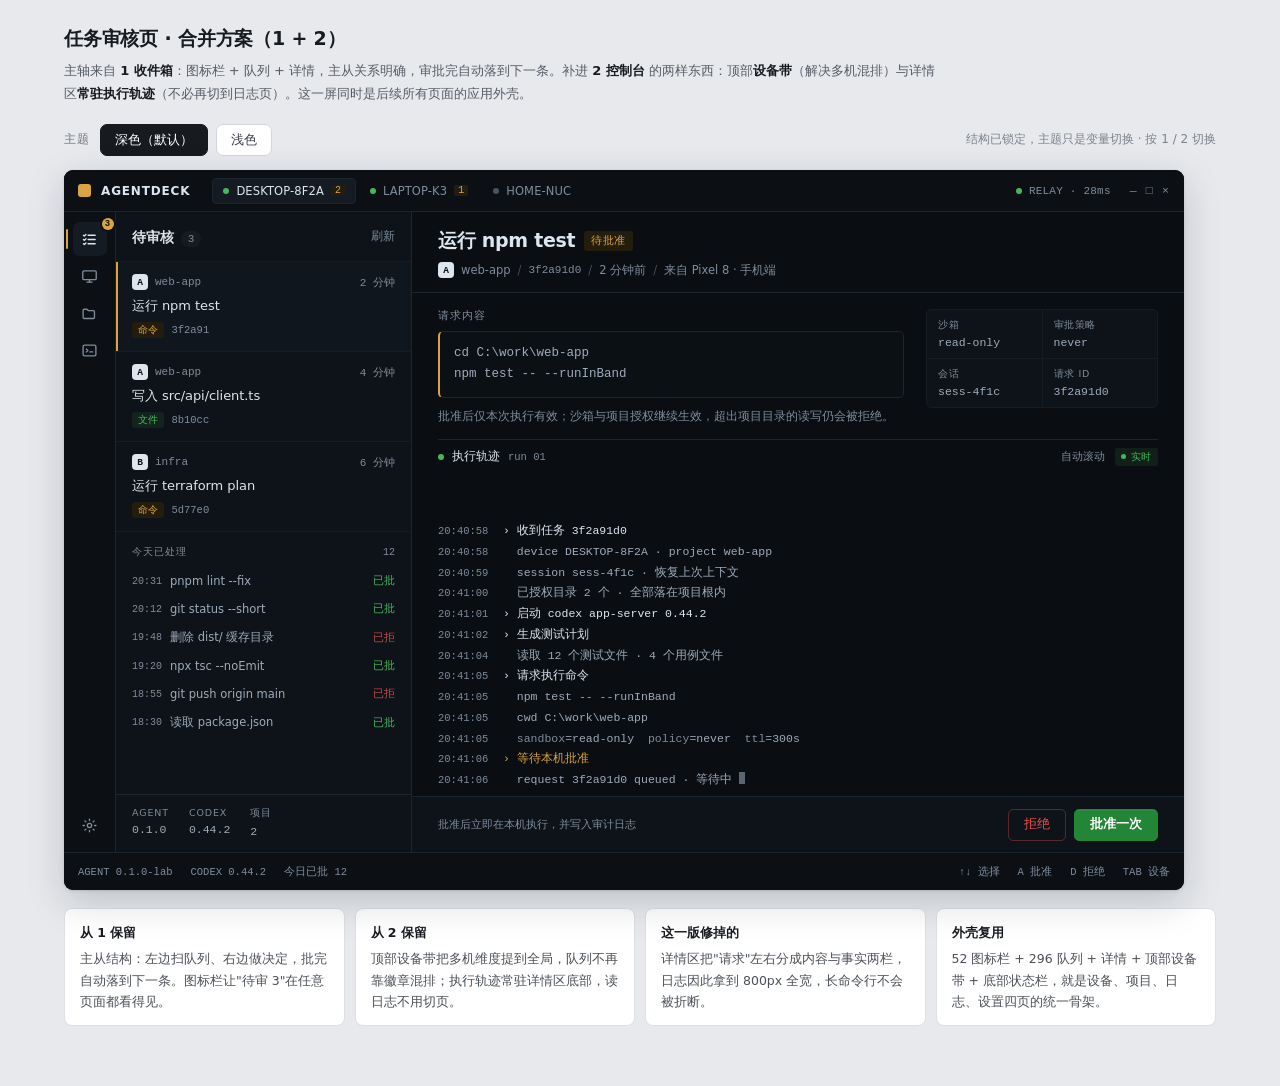
<file: design/ui-merged.html>
<!DOCTYPE html>
<html lang="zh-CN">
<head>
<meta charset="utf-8">
<meta name="viewport" content="width=device-width, initial-scale=1">
<title>AgentDeck · 任务审核页（合并方案）</title>
<style>
  * { box-sizing: border-box; margin: 0; padding: 0; }
  body {
    background: #E7E9ED;
    font-family: "Segoe UI", "Microsoft YaHei", "PingFang SC", system-ui, sans-serif;
    color: #171A1F; -webkit-font-smoothing: antialiased;
  }
  .shell { max-width: 1200px; margin: 0 auto; padding: 26px 24px 60px; }
  .intro h1 { font-size: 19px; font-weight: 600; letter-spacing: -.01em; }
  .intro p { font-size: 13px; color: #565C65; margin-top: 8px; line-height: 1.75; max-width: 880px; }
  .intro p b { color: #171A1F; font-weight: 600; }
  .bar { display: flex; align-items: center; gap: 8px; margin: 18px 0 14px; }
  .bar .lbl { font-size: 12px; color: #71787F; margin-right: 2px; }
  .sw {
    border: 1px solid #D2D6DC; background: #FFF; color: #3B4149;
    font-family: inherit; font-size: 12.5px; font-weight: 500; line-height: 1;
    padding: 9px 14px; border-radius: 7px; cursor: pointer; transition: .15s ease;
  }
  .sw:hover { border-color: #A8AEB7; }
  .sw.on { background: #171A1F; border-color: #171A1F; color: #FFF; }
  .bar .hint { margin-left: auto; font-size: 12px; color: #7C838B; }
  .viewport { width: 100%; position: relative; }
  .frame {
    width: 1120px; height: 720px; transform-origin: top left; overflow: hidden;
    box-shadow: 0 12px 38px rgba(18,22,29,.18), 0 1px 3px rgba(18,22,29,.12); border-radius: 9px;
  }
  .caption { margin-top: 18px; display: grid; gap: 10px; grid-template-columns: repeat(auto-fit, minmax(236px, 1fr)); }
  .caption div { background: #FFF; border: 1px solid #DCE0E5; border-radius: 8px; padding: 13px 15px; font-size: 12.5px; line-height: 1.7; color: #4B5158; }
  .caption b { color: #171A1F; font-weight: 600; display: block; margin-bottom: 5px; }
  .mono { font-family: "Cascadia Code", "JetBrains Mono", Consolas, ui-monospace, monospace; }

  /* ================= 窗口外壳 ================= */
  .win { width: 1120px; height: 720px; display: flex; flex-direction: column; overflow: hidden;
         background: var(--bg); color: var(--tx); }
  .win[data-theme="dark"] {
    --bg: #0A0D11; --bar: #0C1015; --panel: #0E1319; --panel2: #141B23;
    --line: #1C242E; --line2: #151C24;
    --tx: #DDE5EF; --tx2: #9DABBA; --tx3: #7E8C9C;
    --amber: #D9A441; --amberbg: #241C0D;
    --green: #46B85C; --btn: #238636; --btnh: #2EA043;
    --red: #E5534B; --code: #0B1015; --sel: #10161E;
    --shadow: 0 1px 0 rgba(255,255,255,.045) inset;
  }
  .win[data-theme="light"] {
    --bg: #FFFFFF; --bar: #FBFBFC; --panel: #FBFCFD; --panel2: #F3F6F9;
    --line: #E3E7EC; --line2: #EEF1F4;
    --tx: #131A21; --tx2: #515C69; --tx3: #6B7683;
    --amber: #96650A; --amberbg: #FDF6E7;
    --green: #1A7F37; --btn: #1A7F37; --btnh: #166B2E;
    --red: #B42318; --code: #FAFBFC; --sel: #F4F7FA;
    --shadow: 0 1px 0 rgba(255,255,255,.6) inset;
  }

  /* ---- 顶栏：设备带（取自 2） ---- */
  .top { height: 42px; flex: none; display: flex; align-items: center; gap: 10px;
         padding: 0 14px; background: var(--bar); border-bottom: 1px solid var(--line); }
  .mark { width: 13px; height: 13px; border-radius: 3px; background: var(--amber); }
  .brand { font-size: 12px; font-weight: 600; letter-spacing: .07em; }
  .devs { display: flex; gap: 3px; margin-left: 12px; }
  .dt { display: flex; align-items: center; gap: 7px; height: 26px; padding: 0 10px;
        font-size: 11.5px; color: var(--tx3); border: 1px solid transparent; border-radius: 4px; }
  .dt .nm { font-size: 11.5px; font-weight: 500; letter-spacing: .01em; }
  .dt.on { background: var(--panel2); border-color: var(--line); color: var(--tx); }
  .dt .n { font-family: "Cascadia Code", Consolas, monospace; font-size: 10px; color: var(--amber);
           background: var(--amberbg); border-radius: 2px; padding: 0 4px; }
  .dot { width: 6px; height: 6px; border-radius: 50%; flex: none; }
  .dot.ok { background: var(--green); }
  .dot.off { background: var(--tx3); opacity: .55; }
  .top .right { margin-left: auto; display: flex; align-items: center; gap: 7px;
                font-size: 11px; color: var(--tx3); letter-spacing: .02em;
                font-family: "Cascadia Code", Consolas, monospace; }
  .winbtns { margin-left: 12px; font-size: 11.5px; color: var(--tx3); letter-spacing: .1em; }

  /* ---- 主体 ---- */
  .body { flex: 1; display: flex; min-height: 0; }

  /* 图标栏（取自 1） */
  .rail { width: 52px; flex: none; background: var(--bar); border-right: 1px solid var(--line);
          display: flex; flex-direction: column; align-items: center; padding: 10px 0; gap: 3px; }
  .ic { width: 34px; height: 34px; border-radius: 7px; display: grid; place-items: center;
        color: var(--tx3); position: relative; }
  .ic svg { width: 17px; height: 17px; }
  .ic.on { background: var(--panel2); color: var(--tx); }
  .ic.on::before { content: ""; position: absolute; left: -7px; top: 7px; bottom: 7px;
                   width: 2px; border-radius: 2px; background: var(--amber); }
  .ic .n { position: absolute; top: -4px; right: -7px; min-width: 12px; height: 12px; padding: 0 3px;
           border-radius: 6px; background: var(--amber); color: #17130A; font-size: 9px;
           font-weight: 700; display: grid; place-items: center;
           font-family: "Cascadia Code", Consolas, monospace;
           box-shadow: 0 0 0 2px var(--bar); }
  .rail .sp { flex: 1; }

  /* 队列列（取自 1 的卡片 + 2 的底部元信息） */
  .queue { width: 296px; flex: none; border-right: 1px solid var(--line);
           display: flex; flex-direction: column; background: var(--panel); }
  .qhead { height: 50px; flex: none; display: flex; align-items: center; justify-content: space-between;
           padding: 0 16px; border-bottom: 1px solid var(--line2); }
  .qhead b { font-size: 14px; font-weight: 600; letter-spacing: -.005em; }
  .qhead .c { font-size: 11px; color: var(--tx3); background: var(--panel2);
              border-radius: 20px; padding: 2px 7px; margin-left: 7px;
              font-family: "Cascadia Code", Consolas, monospace; }
  .qhead .rf { font-size: 11.5px; color: var(--tx3); }
  .qi { padding: 12px 16px 13px; border-bottom: 1px solid var(--line2); position: relative; }
  .qi.on { background: var(--sel); }
  .qi.on::before { content: ""; position: absolute; left: 0; top: 0; bottom: 0; width: 2px; background: var(--amber); }
  .qi-top { display: flex; align-items: center; gap: 7px; font-size: 11px; color: var(--tx3);
            font-family: "Cascadia Code", Consolas, monospace; }
  .dev { width: 16px; height: 16px; border-radius: 4px; background: var(--tx); color: var(--bg);
         font-size: 9.5px; font-weight: 700; display: grid; place-items: center; flex: none;
         font-family: "Cascadia Code", Consolas, monospace; }
  .qi-top .tm { margin-left: auto; }
  .qi-ttl { font-size: 13px; font-weight: 500; margin-top: 7px; letter-spacing: -.005em; }
  .qi-meta { display: flex; align-items: center; gap: 7px; margin-top: 7px; font-size: 10.5px; color: var(--tx3); }
  .kind { border-radius: 3px; padding: 1px 6px; font-size: 10px; letter-spacing: .02em; }
  .kind.cmd { color: var(--amber); background: var(--amberbg); }
  .kind.file { color: var(--green); background: rgba(70,184,92,.1); }
  .win[data-theme="light"] .kind.file { background: #EDF8F0; }
  .qi-meta .tid { font-family: "Cascadia Code", Consolas, monospace; }
  .qsep { display: flex; align-items: center; justify-content: space-between; padding: 13px 16px 8px;
          font-size: 10px; color: var(--tx3); letter-spacing: .1em; }
  .qsep span { font-family: "Cascadia Code", Consolas, monospace; letter-spacing: 0; }
  .qp { display: flex; align-items: center; gap: 8px; padding: 7px 16px; font-size: 11px; color: var(--tx3); }
  .qp .tm { font-family: "Cascadia Code", Consolas, monospace; font-size: 10px; color: var(--tx3);
             flex: none; white-space: nowrap; }
  .qp .ti { flex: 1; min-width: 0; overflow: hidden; text-overflow: ellipsis; white-space: nowrap;
            color: var(--tx2); font-size: 11.5px; }
  .qp .rs { font-size: 10.5px; flex: none; white-space: nowrap; }
  .qp .rs.ok { color: var(--green); }
  .qp .rs.no { color: var(--red); opacity: .85; }
  .qmeta { margin-top: auto; border-top: 1px solid var(--line); padding: 12px 16px 14px;
           display: flex; gap: 20px; }
  .qmeta span { display: block; font-size: 9.5px; color: var(--tx3); letter-spacing: .09em; }
  .qmeta b { display: block; margin-top: 5px; font-size: 11.5px; font-weight: 400; color: var(--tx2);
             font-family: "Cascadia Code", Consolas, monospace; }

  /* 详情列 */
  .detail { flex: 1; display: flex; flex-direction: column; min-width: 0; background: var(--bg); }
  .dhead { flex: none; padding: 16px 26px 14px; border-bottom: 1px solid var(--line); }
  .drow { display: flex; align-items: center; gap: 9px; }
  .dhead h2 { font-size: 19px; font-weight: 600; letter-spacing: -.015em; }
  .pill { font-size: 10.5px; letter-spacing: .04em; color: var(--amber); background: var(--amberbg);
          border-radius: 3px; padding: 3px 7px; }
  .dmeta { display: flex; align-items: center; gap: 7px; margin-top: 8px;
           font-size: 11.5px; color: var(--tx3); }
  .dmeta .sep { opacity: .5; }
  .dmeta .id { font-family: "Cascadia Code", Consolas, monospace; font-size: 11px; }
  .dbody { flex: 1; display: flex; flex-direction: column; min-height: 0; padding: 16px 26px 0; }

  /* 审批区：左请求右事实 */
  .ask { flex: none; display: flex; gap: 22px; align-items: flex-start; }
  .ask-main { flex: 1; min-width: 0; }
  .lbl { font-size: 10.5px; color: var(--tx3); letter-spacing: .09em; }
  .code { margin-top: 8px; background: var(--code); border: 1px solid var(--line);
          border-left: 2px solid var(--amber); border-radius: 5px;
          padding: 11px 14px; font-family: "Cascadia Code", Consolas, monospace;
          font-size: 12.5px; line-height: 1.7; color: var(--tx2); white-space: pre; }
  .note { margin-top: 9px; font-size: 11.5px; color: var(--tx3); line-height: 1.6; }
  .facts { width: 232px; flex: none; display: grid; grid-template-columns: 1fr 1fr; gap: 1px;
           background: var(--line2); border: 1px solid var(--line2); border-radius: 5px; overflow: hidden; }
  .facts div { background: var(--panel); padding: 9px 11px; }
  .facts span { display: block; font-size: 9.5px; color: var(--tx3); letter-spacing: .07em; }
  .facts b { display: block; margin-top: 4px; font-size: 11.5px; font-weight: 400; color: var(--tx2);
             font-family: "Cascadia Code", Consolas, monospace; }

  /* 执行轨迹（取自 2 的常驻日志） */
  .logwrap { flex: 1; display: flex; flex-direction: column; min-height: 0; margin-top: 14px;
             border-top: 1px solid var(--line); }
  .loghead { flex: none; height: 34px; display: flex; align-items: center; gap: 8px;
             font-size: 11px; color: var(--tx2); }
  .loghead .nm { font-size: 11.5px; color: var(--tx); }
  .loghead .rid { font-family: "Cascadia Code", Consolas, monospace; font-size: 10.5px; color: var(--tx3); }
  .loghead .right { margin-left: auto; display: flex; align-items: center; gap: 10px; }
  .live { display: flex; align-items: center; gap: 5px; font-size: 10px; letter-spacing: .06em;
          color: var(--green); background: rgba(70,184,92,.1); border-radius: 2px; padding: 2px 6px; }
  .win[data-theme="light"] .live { background: #EDF8F0; }
  .live i { width: 5px; height: 5px; border-radius: 50%; background: var(--green); }
  .follow { font-size: 10.5px; color: var(--tx3); }
  .log { flex: 1; min-height: 0; display: flex; flex-direction: column; justify-content: flex-end;
         gap: 1px; padding-bottom: 6px; font-family: "Cascadia Code", Consolas, monospace;
         font-size: 11.5px; line-height: 1.72; color: var(--tx2); overflow: hidden; }
  .ln { display: flex; gap: 11px; }
  .ln .t { width: 54px; flex: none; color: var(--tx3); font-size: 10.5px; padding-top: 1px; }
  .ln .m { flex: 1; min-width: 0; white-space: pre; }
  .ln .m em { font-style: normal; color: var(--tx); }
  .ln .m s { text-decoration: none; color: var(--tx3); }
  .ln.w { color: var(--amber); }
  .ln.w .m em { color: var(--amber); }
  .cur { display: inline-block; width: 6px; height: 12px; background: var(--tx3); opacity: .7;
         vertical-align: -1px; }

  .dfoot { flex: none; height: 56px; display: flex; align-items: center; justify-content: space-between;
           gap: 14px; padding: 0 26px; border-top: 1px solid var(--line); background: var(--panel); }
  .dfoot .hint { font-size: 11px; color: var(--tx3); }
  .acts { display: flex; gap: 8px; }
  .btn { height: 32px; padding: 0 15px; border-radius: 5px; font-family: inherit; font-size: 12.5px;
         font-weight: 500; border: 1px solid var(--line); background: transparent; color: var(--tx2); }
  .btn.ghost { color: var(--red); border-color: color-mix(in srgb, var(--red) 34%, transparent); }
  .btn.primary { background: var(--btn); border-color: var(--btn); color: #FFF;
                 box-shadow: var(--shadow); font-weight: 600; }

  /* 状态栏（取自 2） */
  .status { height: 38px; flex: none; border-top: 1px solid var(--line); background: var(--bar);
            display: flex; align-items: center; gap: 18px; padding: 0 14px;
            font-family: "Cascadia Code", Consolas, monospace; font-size: 10.5px; color: var(--tx3); }
  .status .right { margin-left: auto; display: flex; gap: 18px; }
</style>
</head>
<body>
<svg width="0" height="0" style="position:absolute" aria-hidden="true">
  <symbol id="i-task" viewBox="0 0 24 24" fill="none" stroke="currentColor" stroke-width="1.9" stroke-linecap="round" stroke-linejoin="round">
    <path d="M10 6h10M10 12h10M10 18h10"/><path d="M3.5 6l1.2 1.2L7 5"/><path d="M3.5 12l1.2 1.2L7 11"/><path d="M3.5 18l1.2 1.2L7 17"/>
  </symbol>
  <symbol id="i-dev" viewBox="0 0 24 24" fill="none" stroke="currentColor" stroke-width="1.9" stroke-linecap="round" stroke-linejoin="round">
    <rect x="2.5" y="4" width="19" height="12.5" rx="1.8"/><path d="M8.5 20h7"/><path d="M12 16.5V20"/>
  </symbol>
  <symbol id="i-folder" viewBox="0 0 24 24" fill="none" stroke="currentColor" stroke-width="1.9" stroke-linecap="round" stroke-linejoin="round">
    <path d="M3 7.5A1.5 1.5 0 014.5 6h4l2 2h7A1.5 1.5 0 0119 9.5v8A1.5 1.5 0 0117.5 19h-13A1.5 1.5 0 013 17.5z"/>
  </symbol>
  <symbol id="i-log" viewBox="0 0 24 24" fill="none" stroke="currentColor" stroke-width="1.9" stroke-linecap="round" stroke-linejoin="round">
    <rect x="3" y="4.5" width="18" height="15" rx="2"/><path d="M7.5 10l2.2 2-2.2 2"/><path d="M12.5 14h4"/>
  </symbol>
  <symbol id="i-gear" viewBox="0 0 24 24" fill="none" stroke="currentColor" stroke-width="1.9" stroke-linecap="round" stroke-linejoin="round">
    <circle cx="12" cy="12" r="3"/>
    <path d="M12 3.2v1.9M12 18.9v1.9M4.8 12H2.9M21.1 12h-1.9M6.9 6.9L5.6 5.6M18.4 18.4l-1.3-1.3M17.1 6.9l1.3-1.3M5.6 18.4l1.3-1.3"/>
  </symbol>
</svg>

<div class="shell">
  <div class="intro">
    <h1>任务审核页 · 合并方案（1 + 2）</h1>
    <p>主轴来自 <b>1 收件箱</b>：图标栏 + 队列 + 详情，主从关系明确，审批完自动落到下一条。补进 <b>2 控制台</b> 的两样东西：顶部<b>设备带</b>（解决多机混排）与详情区<b>常驻执行轨迹</b>（不必再切到日志页）。这一屏同时是后续所有页面的应用外壳。</p>
  </div>

  <div class="bar">
    <span class="lbl">主题</span>
    <button class="sw on" data-theme="dark">深色（默认）</button>
    <button class="sw" data-theme="light">浅色</button>
    <span class="hint">结构已锁定，主题只是变量切换 · 按 1 / 2 切换</span>
  </div>

  <div class="viewport"><div class="frame">
    <div class="win" id="win" data-theme="dark">

      <!-- 顶栏：设备带 -->
      <div class="top">
        <span class="mark"></span>
        <span class="brand">AGENTDECK</span>
        <div class="devs">
          <div class="dt on"><i class="dot ok"></i><span class="nm">DESKTOP-8F2A</span><span class="n">2</span></div>
          <div class="dt"><i class="dot ok"></i><span class="nm">LAPTOP-K3</span><span class="n">1</span></div>
          <div class="dt"><i class="dot off"></i><span class="nm">HOME-NUC</span></div>
        </div>
        <div class="right"><i class="dot ok"></i>RELAY · 28ms<span class="winbtns">— □ ×</span></div>
      </div>

      <div class="body">
        <!-- 图标栏 -->
        <nav class="rail">
          <div class="ic on"><svg><use href="#i-task"/></svg><span class="n">3</span></div>
          <div class="ic"><svg><use href="#i-dev"/></svg></div>
          <div class="ic"><svg><use href="#i-folder"/></svg></div>
          <div class="ic"><svg><use href="#i-log"/></svg></div>
          <div class="sp"></div>
          <div class="ic"><svg><use href="#i-gear"/></svg></div>
        </nav>

        <!-- 队列 -->
        <div class="queue">
          <div class="qhead"><div><b>待审核</b><span class="c">3</span></div><span class="rf">刷新</span></div>

          <div class="qi on">
            <div class="qi-top"><span class="dev">A</span><span>web-app</span><span class="tm">2 分钟</span></div>
            <div class="qi-ttl">运行 npm test</div>
            <div class="qi-meta"><span class="kind cmd">命令</span><span class="tid">3f2a91</span></div>
          </div>

          <div class="qi">
            <div class="qi-top"><span class="dev">A</span><span>web-app</span><span class="tm">4 分钟</span></div>
            <div class="qi-ttl">写入 src/api/client.ts</div>
            <div class="qi-meta"><span class="kind file">文件</span><span class="tid">8b10cc</span></div>
          </div>

          <div class="qi">
            <div class="qi-top"><span class="dev">B</span><span>infra</span><span class="tm">6 分钟</span></div>
            <div class="qi-ttl">运行 terraform plan</div>
            <div class="qi-meta"><span class="kind cmd">命令</span><span class="tid">5d77e0</span></div>
          </div>

          <div class="qsep">今天已处理<span>12</span></div>
          <div class="qp"><span class="tm">20:31</span><span class="ti">pnpm lint --fix</span><span class="rs ok">已批</span></div>
          <div class="qp"><span class="tm">20:12</span><span class="ti">git status --short</span><span class="rs ok">已批</span></div>
          <div class="qp"><span class="tm">19:48</span><span class="ti">删除 dist/ 缓存目录</span><span class="rs no">已拒</span></div>
          <div class="qp"><span class="tm">19:20</span><span class="ti">npx tsc --noEmit</span><span class="rs ok">已批</span></div>
          <div class="qp"><span class="tm">18:55</span><span class="ti">git push origin main</span><span class="rs no">已拒</span></div>
          <div class="qp"><span class="tm">18:30</span><span class="ti">读取 package.json</span><span class="rs ok">已批</span></div>

          <div class="qmeta">
            <div><span>AGENT</span><b>0.1.0</b></div>
            <div><span>CODEX</span><b>0.44.2</b></div>
            <div><span>项目</span><b>2</b></div>
          </div>
        </div>

        <!-- 详情 -->
        <div class="detail">
          <div class="dhead">
            <div class="drow"><h2>运行 npm test</h2><span class="pill">待批准</span></div>
            <div class="dmeta">
              <span class="dev">A</span><span>web-app</span><span class="sep">/</span>
              <span class="id">3f2a91d0</span><span class="sep">/</span>
              <span>2 分钟前</span><span class="sep">/</span>
              <span>来自 Pixel 8 · 手机端</span>
            </div>
          </div>

          <div class="dbody">
            <div class="ask">
              <div class="ask-main">
                <div class="lbl">请求内容</div>
                <div class="code">cd C:\work\web-app
npm test -- --runInBand</div>
                <div class="note">批准后仅本次执行有效；沙箱与项目授权继续生效，超出项目目录的读写仍会被拒绝。</div>
              </div>
              <div class="facts">
                <div><span>沙箱</span><b>read-only</b></div>
                <div><span>审批策略</span><b>never</b></div>
                <div><span>会话</span><b>sess-4f1c</b></div>
                <div><span>请求 ID</span><b>3f2a91d0</b></div>
              </div>
            </div>

            <div class="logwrap">
              <div class="loghead">
                <i class="dot ok"></i><span class="nm">执行轨迹</span><span class="rid">run 01</span>
                <div class="right"><span class="follow">自动滚动</span><span class="live"><i></i>实时</span></div>
              </div>
              <div class="log">
                <div class="ln"><span class="t">20:40:58</span><span class="m"><em>› 收到任务 3f2a91d0</em></span></div>
                <div class="ln"><span class="t">20:40:58</span><span class="m">  device DESKTOP-8F2A · project web-app</span></div>
                <div class="ln"><span class="t">20:40:59</span><span class="m">  session sess-4f1c · 恢复上次上下文</span></div>
                <div class="ln"><span class="t">20:41:00</span><span class="m">  已授权目录 2 个 · 全部落在项目根内</span></div>
                <div class="ln"><span class="t">20:41:01</span><span class="m"><em>› 启动 codex app-server 0.44.2</em></span></div>
                <div class="ln"><span class="t">20:41:02</span><span class="m"><em>› 生成测试计划</em></span></div>
                <div class="ln"><span class="t">20:41:04</span><span class="m">  读取 12 个测试文件 · 4 个用例文件</span></div>
                <div class="ln"><span class="t">20:41:05</span><span class="m"><em>› 请求执行命令</em></span></div>
                <div class="ln"><span class="t">20:41:05</span><span class="m">  npm test -- --runInBand</span></div>
                <div class="ln"><span class="t">20:41:05</span><span class="m">  cwd C:\work\web-app</span></div>
                <div class="ln"><span class="t">20:41:05</span><span class="m">  <s>sandbox</s>=read-only  <s>policy</s>=never  <s>ttl</s>=300s</span></div>
                <div class="ln w"><span class="t">20:41:06</span><span class="m"><em>› 等待本机批准</em></span></div>
                <div class="ln"><span class="t">20:41:06</span><span class="m">  request 3f2a91d0 queued · 等待中 <span class="cur"></span></span></div>
              </div>
            </div>
          </div>

          <div class="dfoot">
            <span class="hint">批准后立即在本机执行，并写入审计日志</span>
            <div class="acts">
              <button class="btn ghost">拒绝</button>
              <button class="btn primary">批准一次</button>
            </div>
          </div>
        </div>
      </div>

      <div class="status">
        <span>AGENT 0.1.0-lab</span><span>CODEX 0.44.2</span><span>今日已批 12</span>
        <div class="right"><span>↑↓ 选择</span><span>A 批准</span><span>D 拒绝</span><span>TAB 设备</span></div>
      </div>

    </div>
  </div></div>

  <div class="caption">
    <div><b>从 1 保留</b>主从结构：左边扫队列、右边做决定，批完自动落到下一条。图标栏让"待审 3"在任意页面都看得见。</div>
    <div><b>从 2 保留</b>顶部设备带把多机维度提到全局，队列不再靠徽章混排；执行轨迹常驻详情区底部，读日志不用切页。</div>
    <div><b>这一版修掉的</b>详情区把"请求"左右分成内容与事实两栏，日志因此拿到 800px 全宽，长命令行不会被折断。</div>
    <div><b>外壳复用</b>52 图标栏 + 296 队列 + 详情 + 顶部设备带 + 底部状态栏，就是设备、项目、日志、设置四页的统一骨架。</div>
  </div>
</div>

<script>
  function fit() {
    const vp = document.querySelector('.viewport');
    const frame = document.querySelector('.frame');
    const scale = Math.min(1, vp.clientWidth / 1120);
    frame.style.transform = 'scale(' + scale + ')';
    vp.style.height = (720 * scale) + 'px';
  }
  const win = document.getElementById('win');
  const sws = Array.prototype.slice.call(document.querySelectorAll('.sw'));
  function theme(name, write) {
    win.setAttribute('data-theme', name);
    sws.forEach(function (b) { b.classList.toggle('on', b.dataset.theme === name); });
    if (write) history.replaceState(null, '', '#' + name);
  }
  sws.forEach(function (b) {
    b.addEventListener('click', function () { theme(b.dataset.theme, true); });
  });
  document.addEventListener('keydown', function (e) {
    if (e.key === '1') theme('dark', true);
    if (e.key === '2') theme('light', true);
  });
  window.addEventListener('resize', fit);
  const init = (location.hash || '').replace('#', '');
  theme(init === 'light' ? 'light' : 'dark', false);
  fit();
</script>
</body>
</html>
</file>
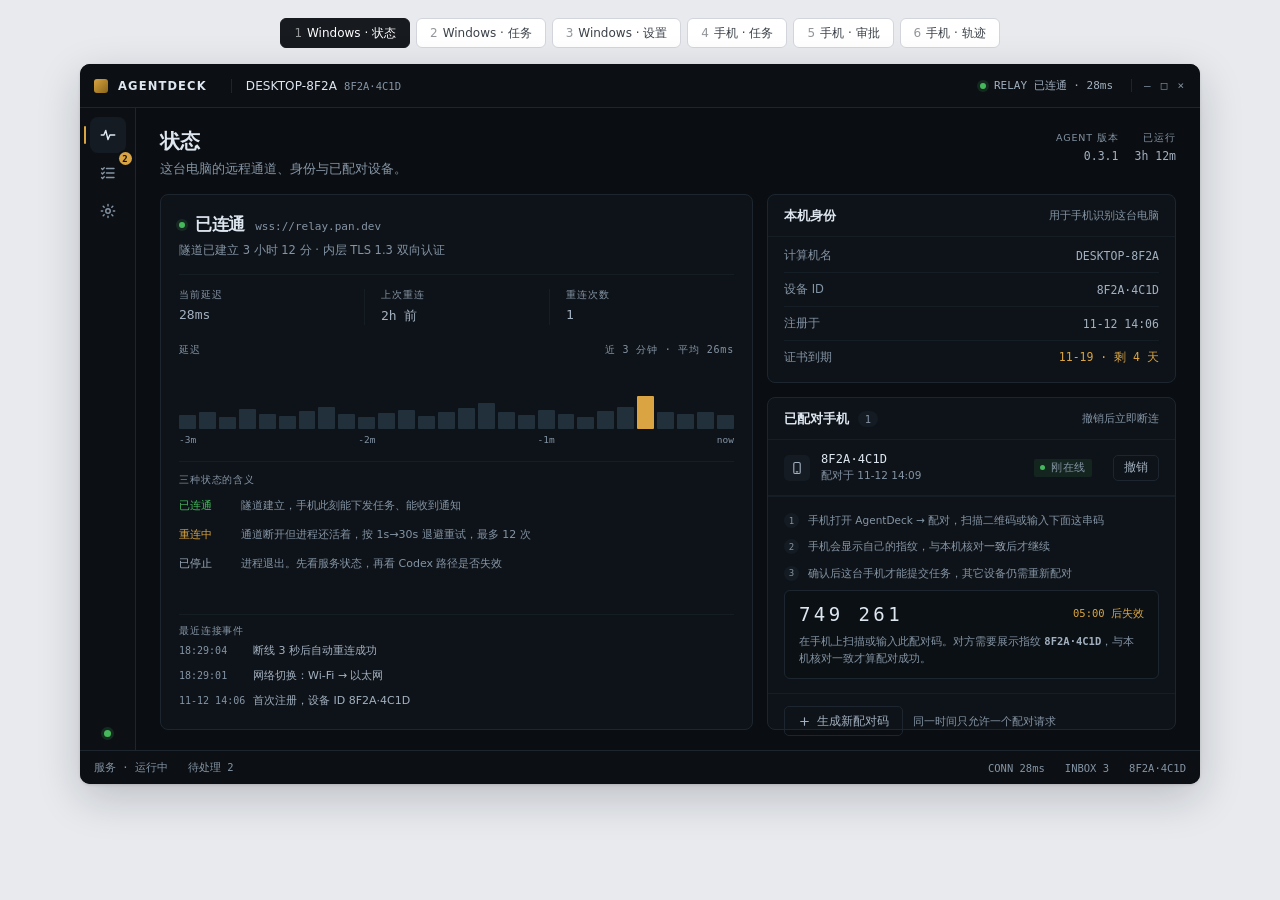
<file: design/ui-v2.html>
<!DOCTYPE html>
<html lang="zh-CN">
<head>
<meta charset="utf-8">
<meta name="viewport" content="width=device-width, initial-scale=1">
<title>AgentDeck · 三页八条</title>
<style>
  * { box-sizing: border-box; margin: 0; padding: 0; }
  html, body { background: #E8EAEE; }
  body { font-family: "Segoe UI", "Microsoft YaHei", "PingFang SC", system-ui, sans-serif;
         color: #171A1F; -webkit-font-smoothing: antialiased; padding: 18px 0 40px; }

  .tabs { display: flex; flex-wrap: wrap; gap: 6px; justify-content: center; margin-bottom: 16px; padding: 0 12px; }
  .tab { border: 1px solid #D2D6DC; background: #FFF; color: #3B4149; font-family: inherit;
         font-size: 12px; line-height: 1; padding: 8px 13px; border-radius: 6px; cursor: pointer; }
  .tab.on { background: #171A1F; border-color: #171A1F; color: #FFF; }
  .tab span { opacity: .55; margin-right: 5px; font-variant-numeric: tabular-nums; }

  .screen { display: none; justify-content: center; }
  .screen.on { display: flex; }

  .frame { border-radius: 10px; overflow: hidden;
           box-shadow: 0 14px 44px rgba(16,20,28,.2), 0 1px 3px rgba(16,20,28,.14); }

  /* ============================ 设计变量 ============================ */
  .win {
    --bg: #0A0D11; --bar: #0C1015; --panel: #0E1319; --panel2: #141B23;
    --line: #1D262F; --line2: #151D25;
    --tx: #DEE6F0; --tx2: #A2B0BF; --tx3: #8494A4;
    --amber: #D9A441; --amberbg: #251D0E;
    --green: #46B85C; --btn: #238636;
    --red: #E5534B; --redbg: #2A1512; --code: #0B1015;
  }
  .win, .phone {
    font-family: "Segoe UI", "Microsoft YaHei", "PingFang SC", system-ui, sans-serif;
    color: var(--tx); background: var(--bg);
  }
  .mono { font-family: "Cascadia Code", "JetBrains Mono", Consolas, ui-monospace, monospace; }
  .dot { width: 6px; height: 6px; border-radius: 50%; flex: none; }
  .dot.ok { background: var(--green); box-shadow: 0 0 0 3px rgba(70,184,92,.14); }
  .dot.warn { background: var(--amber); box-shadow: 0 0 0 3px rgba(217,164,65,.14); }
  .dot.off { background: var(--tx3); opacity: .5; }
  .lbl { font-size: 10px; letter-spacing: .1em; color: var(--tx3); }

  /* ============================ Windows 外壳 ============================ */
  .win { width: 1120px; height: 720px; display: flex; flex-direction: column; }
  .top { height: 44px; flex: none; display: flex; align-items: center; gap: 10px;
         padding: 0 14px; background: var(--bar); border-bottom: 1px solid var(--line); }
  .mark { width: 14px; height: 14px; border-radius: 3px;
          background: linear-gradient(135deg, var(--amber), #8A6519); }
  .brand { font-size: 11.5px; font-weight: 700; letter-spacing: .1em; }
  .top .host { display: flex; align-items: center; gap: 7px; margin-left: 14px; padding-left: 14px;
               border-left: 1px solid var(--line); font-size: 12px; color: var(--tx2); }
  .top .host b { font-size: 12px; font-weight: 500; color: var(--tx); letter-spacing: .01em; }
  .top .host .id { font-size: 10.5px; color: var(--tx3); }
  .top .right { margin-left: auto; display: flex; align-items: center; gap: 8px;
                font-size: 11px; color: var(--tx2); font-family: "Cascadia Code", Consolas, monospace; }
  .winbtns { margin-left: 10px; padding-left: 12px; border-left: 1px solid var(--line);
             font-size: 11px; color: var(--tx3); letter-spacing: .16em; }

  .body { flex: 1; display: flex; min-height: 0; }

  .rail { width: 56px; flex: none; background: var(--bar); border-right: 1px solid var(--line);
          display: flex; flex-direction: column; align-items: center; padding: 9px 0; gap: 2px; }
  .ic { width: 36px; height: 36px; border-radius: 8px; display: grid; place-items: center;
        color: var(--tx3); position: relative; }
  .ic svg { width: 18px; height: 18px; }
  .ic.on { background: var(--panel2); color: var(--tx); }
  .ic.on::before { content: ""; position: absolute; left: -6px; top: 9px; bottom: 9px;
                   width: 2px; border-radius: 2px; background: var(--amber); }
  .ic .n { position: absolute; top: -3px; right: -6px; min-width: 13px; height: 13px; padding: 0 3px;
           border-radius: 7px; background: var(--amber); color: #17130A; font-size: 9px; font-weight: 700;
           display: grid; place-items: center; font-family: "Cascadia Code", Consolas, monospace;
           box-shadow: 0 0 0 2px var(--bar); }
  .rail .sp { flex: 1; }
  .rail .st { width: 7px; height: 7px; border-radius: 50%; background: var(--green);
              box-shadow: 0 0 0 3px rgba(70,184,92,.16); margin: 6px 0 4px; }

  .status { height: 34px; flex: none; border-top: 1px solid var(--line); background: var(--bar);
            display: flex; align-items: center; gap: 20px; padding: 0 14px;
            font-family: "Cascadia Code", Consolas, monospace; font-size: 10.5px; color: var(--tx3); }
  .status .right { margin-left: auto; display: flex; gap: 20px; }

  /* ============================ 通用内容块 ============================ */
  .page { flex: 1; min-width: 0; display: flex; flex-direction: column; padding: 20px 24px 0; min-height: 0; }
  .phead { flex: none; display: flex; align-items: flex-start; justify-content: space-between; gap: 20px; }
  .phead h1 { font-size: 20px; font-weight: 600; letter-spacing: -.02em; }
  .phead p { margin-top: 6px; font-size: 12.5px; color: var(--tx3); }
  .phead .aside { display: flex; align-items: center; gap: 16px; padding-top: 4px; }
  .phead .aside div { text-align: right; }
  .phead .aside span { display: block; font-size: 9.5px; color: var(--tx3); letter-spacing: .09em; }
  .phead .aside b { display: block; margin-top: 4px; font-size: 11.5px; font-weight: 400;
                    color: var(--tx2); font-family: "Cascadia Code", Consolas, monospace; }

  .card { background: var(--panel); border: 1px solid var(--line); border-radius: 8px;
          display: flex; flex-direction: column; min-height: 0; }
  .chead { flex: none; height: 42px; display: flex; align-items: center; gap: 9px;
           padding: 0 16px; border-bottom: 1px solid var(--line2); }
  .chead b { font-size: 13px; font-weight: 600; letter-spacing: -.005em; }
  .chead .c { font-size: 10.5px; color: var(--tx3); background: var(--panel2); border-radius: 20px;
              padding: 2px 7px; font-family: "Cascadia Code", Consolas, monospace; }
  .chead .r { margin-left: auto; font-size: 11px; color: var(--tx3); }

  .btn { height: 30px; padding: 0 13px; border-radius: 5px; font-family: inherit; font-size: 12px;
         font-weight: 500; border: 1px solid var(--line); background: transparent; color: var(--tx2);
         display: inline-flex; align-items: center; gap: 6px; }
  .btn svg { width: 13px; height: 13px; }
  .btn.primary { background: var(--btn); border-color: var(--btn); color: #FFF; font-weight: 600;
                 box-shadow: 0 1px 0 rgba(255,255,255,.12) inset; }
  .btn.danger { color: var(--red); border-color: rgba(229,83,75,.4); }
  .btn.sm { height: 26px; font-size: 11.5px; padding: 0 10px; }

  /* ============================ W1 状态页 ============================ */
  .w1grid { flex: 1; min-height: 0; display: grid; grid-template-columns: 1.45fr 1fr;
            gap: 14px; margin-top: 16px; padding-bottom: 20px; }

  .chan { padding: 18px 18px 16px; gap: 0; }
  .chan .hero { display: flex; align-items: center; gap: 10px; }
  .chan .hero .txt { display: flex; align-items: baseline; gap: 10px; }
  .chan .hero h2 { font-size: 17px; font-weight: 600; letter-spacing: -.015em; }
  .chan .hero .addr { font-size: 11px; color: var(--tx3); font-family: "Cascadia Code", Consolas, monospace; }
  .chan .since { margin-top: 7px; font-size: 11.5px; color: var(--tx3); }

  .spark { margin-top: 18px; }
  .spark .cap { display: flex; align-items: center; justify-content: space-between;
                font-size: 10px; color: var(--tx3); letter-spacing: .08em; }
  .bars { display: flex; align-items: flex-end; gap: 3px; height: 64px; margin-top: 8px; }
  .bars i { flex: 1; background: #22303C; border-radius: 1px; }
  .bars i.hi { background: var(--amber); }
  .scale { display: flex; justify-content: space-between; margin-top: 5px;
           font-size: 9.5px; color: var(--tx3); font-family: "Cascadia Code", Consolas, monospace; }

  .legend { margin-top: 16px; border-top: 1px solid var(--line2); padding-top: 12px; }
  .legend .cap { font-size: 9.5px; color: var(--tx3); letter-spacing: .09em; margin-bottom: 4px; }
  .lrow { display: flex; align-items: baseline; gap: 10px; padding: 6px 0; }
  .lrow .k { width: 52px; flex: none; font-size: 11px; color: var(--tx2); }
  .lrow .k.now { color: var(--green); }
  .lrow .v { font-size: 11px; color: var(--tx3); line-height: 1.55; }

  .metrics { margin-top: 16px; display: grid; grid-template-columns: repeat(3, 1fr);
             border-top: 1px solid var(--line2); padding-top: 14px; }
  .metrics div + div { border-left: 1px solid var(--line2); padding-left: 16px; }
  .metrics span { display: block; font-size: 9.5px; color: var(--tx3); letter-spacing: .09em; }
  .metrics b { display: block; margin-top: 5px; font-size: 13px; font-weight: 400; color: var(--tx2);
               font-family: "Cascadia Code", Consolas, monospace; }

  .evts { margin-top: auto; border-top: 1px solid var(--line2); padding-top: 10px; }
  .evts .cap { font-size: 9.5px; color: var(--tx3); letter-spacing: .09em; }
  .evt { display: flex; align-items: baseline; gap: 10px; padding: 5px 0; font-size: 11px; }
  .evt .tm { width: 64px; flex: none; color: var(--tx3); font-size: 10px; white-space: nowrap;
             font-family: "Cascadia Code", Consolas, monospace; }
  .evt .tx { flex: 1; min-width: 0; color: var(--tx2);
             white-space: nowrap; overflow: hidden; text-overflow: ellipsis; }

  .kv { padding: 2px 16px 8px; }
  .kvrow { display: flex; align-items: center; justify-content: space-between;
           padding: 9px 0; border-bottom: 1px solid var(--line2); }
  .kvrow:last-child { border-bottom: 0; }
  .kvrow span { font-size: 11.5px; color: var(--tx3); }
  .kvrow b { font-size: 11.5px; font-weight: 400; color: var(--tx2);
             font-family: "Cascadia Code", Consolas, monospace; }

  .pair { flex: 1; min-height: 0; }
  .prow { display: flex; align-items: center; gap: 11px; padding: 12px 16px;
          border-bottom: 1px solid var(--line2); }
  .prow .ph { width: 26px; height: 26px; border-radius: 5px; background: var(--panel2);
              display: grid; place-items: center; color: var(--tx2); flex: none; }
  .prow .ph svg { width: 14px; height: 14px; }
  .prow .who b { display: block; font-size: 12px; font-weight: 500;
                 font-family: "Cascadia Code", Consolas, monospace; letter-spacing: .01em; }
  .prow .who span { display: block; margin-top: 3px; font-size: 10.5px; color: var(--tx3); }
  .prow .live { margin-left: auto; display: flex; align-items: center; gap: 6px;
                font-size: 10.5px; color: var(--tx3); }
  .prow .more { margin-left: 10px; }
  .steps2 { padding: 10px 16px 4px; border-top: 1px solid var(--line2); }
  .steps2 .s { display: flex; gap: 9px; padding: 5px 0; }
  .steps2 .n { width: 15px; height: 15px; border-radius: 50%; flex: none; margin-top: 1px;
               background: var(--panel2); color: var(--tx3); font-size: 9px;
               display: grid; place-items: center;
               font-family: "Cascadia Code", Consolas, monospace; }
  .steps2 .t { font-size: 10.5px; color: var(--tx3); line-height: 1.55; }
  .steps2 .t b { color: var(--tx2); font-weight: 500; }
  .pfoot { margin-top: auto; padding: 12px 16px; display: flex; align-items: center; gap: 10px;
           border-top: 1px solid var(--line2); }
  .pfoot .hint { font-size: 10.5px; color: var(--tx3); line-height: 1.5; }

  /* 配对码 */
  .codebox { margin: 0 16px 14px; border: 1px solid var(--line); border-radius: 6px;
             background: var(--code); padding: 12px 14px; }
  .codebox .row { display: flex; align-items: center; justify-content: space-between; }
  .codebox .num { font-size: 19px; letter-spacing: .18em; color: var(--tx);
                  font-family: "Cascadia Code", Consolas, monospace; }
  .codebox .ttl { font-size: 10.5px; color: var(--amber); font-family: "Cascadia Code", Consolas, monospace; }
  .codebox p { margin-top: 8px; font-size: 10.5px; color: var(--tx3); line-height: 1.6; }

  /* ============================ W2 任务页 ============================ */
  .queue { width: 296px; flex: none; border-right: 1px solid var(--line);
           display: flex; flex-direction: column; background: var(--panel); }
  .qhead { height: 48px; flex: none; display: flex; align-items: center; gap: 8px;
           padding: 0 16px; border-bottom: 1px solid var(--line2); }
  .qhead b { font-size: 13.5px; font-weight: 600; }
  .qhead .c { font-size: 10.5px; color: var(--amber); background: var(--amberbg);
              border-radius: 20px; padding: 2px 7px; font-family: "Cascadia Code", Consolas, monospace; }
  .qhead .r { margin-left: auto; font-size: 10.5px; color: var(--tx3); }
  .qi { padding: 11px 16px 12px; border-bottom: 1px solid var(--line2); position: relative; }
  .qi.on { background: #10171F; }
  .qi.on::before { content: ""; position: absolute; left: 0; top: 0; bottom: 0; width: 2px; background: var(--amber); }
  .qi-top { display: flex; align-items: center; gap: 7px; font-size: 10.5px; color: var(--tx3);
            font-family: "Cascadia Code", Consolas, monospace; }
  .qi-top .tm { margin-left: auto; }
  .qi-ttl { font-size: 12.5px; font-weight: 500; margin-top: 6px; letter-spacing: -.005em;
            white-space: nowrap; overflow: hidden; text-overflow: ellipsis; }
  .qi-meta { display: flex; align-items: center; gap: 6px; margin-top: 7px; font-size: 10px; color: var(--tx3); }
  .risk { border-radius: 3px; padding: 1px 5px; font-size: 9.5px; letter-spacing: .03em; flex: none; }
  .risk.w { color: var(--amber); background: var(--amberbg); }
  .risk.d { color: var(--red); background: var(--redbg); }
  .risk.r { color: var(--tx3); background: var(--panel2); }
  .qsep { display: flex; align-items: center; justify-content: space-between;
          padding: 12px 16px 7px; font-size: 9.5px; color: var(--tx3); letter-spacing: .1em; }
  .qp { display: flex; align-items: center; gap: 8px; padding: 6px 16px; font-size: 11px; color: var(--tx3); }
  .qp .tm { flex: none; white-space: nowrap; font-family: "Cascadia Code", Consolas, monospace; font-size: 10px; }
  .qp .ti { flex: 1; min-width: 0; overflow: hidden; text-overflow: ellipsis; white-space: nowrap; color: var(--tx2); }
  .qp .rs { flex: none; white-space: nowrap; font-size: 10px; }
  .qp .rs.ok { color: var(--green); }
  .qp .rs.no { color: var(--red); opacity: .9; }
  .qmeta { margin-top: auto; border-top: 1px solid var(--line); padding: 11px 16px 13px; display: flex; gap: 22px; }
  .qmeta span { display: block; font-size: 9.5px; color: var(--tx3); letter-spacing: .09em; }
  .qmeta b { display: block; margin-top: 4px; font-size: 11px; font-weight: 400; color: var(--tx2);
             font-family: "Cascadia Code", Consolas, monospace; }

  .detail { flex: 1; min-width: 0; display: flex; flex-direction: column; }
  .dhead { flex: none; padding: 15px 24px 13px; border-bottom: 1px solid var(--line); }
  .drow { display: flex; align-items: center; gap: 9px; }
  .dhead h2 { font-size: 17px; font-weight: 600; letter-spacing: -.015em; }
  .pill { font-size: 10px; letter-spacing: .04em; border-radius: 3px; padding: 3px 7px; }
  .pill.a { color: var(--amber); background: var(--amberbg); }
  .pill.d { color: var(--red); background: var(--redbg); }
  .dmeta { display: flex; align-items: center; gap: 8px; margin-top: 7px;
           font-size: 11px; color: var(--tx3); }
  .dmeta .id { font-family: "Cascadia Code", Consolas, monospace; }
  .dmeta .sep { opacity: .45; }
  .dbody { flex: 1; min-height: 0; display: flex; flex-direction: column; padding: 14px 24px 0; }

  .ask { flex: none; display: flex; gap: 18px; align-items: flex-start; }
  .ask-main { flex: 1; min-width: 0; }
  .code { margin-top: 7px; background: var(--code); border: 1px solid var(--line);
          border-left: 2px solid var(--amber); border-radius: 5px; padding: 10px 13px;
          font-family: "Cascadia Code", Consolas, monospace; font-size: 12px; line-height: 1.75;
          color: var(--tx2); white-space: pre; overflow: hidden; }
  .prompt { margin-top: 7px; background: var(--code); border: 1px solid var(--line);
            border-left: 2px solid var(--amber); border-radius: 5px; padding: 11px 14px;
            font-size: 12.5px; line-height: 1.8; color: var(--tx2); }
  .note { margin-top: 8px; font-size: 11px; color: var(--tx3); line-height: 1.6; }
  .note b { color: var(--amber); font-weight: 500; }
  .facts { width: 224px; flex: none; display: grid; grid-template-columns: 1fr 1fr; gap: 1px;
           background: var(--line2); border: 1px solid var(--line2); border-radius: 5px; overflow: hidden; }
  .facts div { background: var(--panel); padding: 8px 10px; }
  .facts span { display: block; font-size: 9px; color: var(--tx3); letter-spacing: .07em; }
  .facts b { display: block; margin-top: 4px; font-size: 11px; font-weight: 400; color: var(--tx2);
             font-family: "Cascadia Code", Consolas, monospace; }
  .facts b.amber { color: var(--amber); }

  .logwrap { flex: 1; min-height: 0; display: flex; flex-direction: column; margin-top: 12px;
             border-top: 1px solid var(--line); }
  .loghead { flex: none; height: 32px; display: flex; align-items: center; gap: 8px;
             font-size: 10.5px; color: var(--tx2); }
  .loghead .nm { font-size: 11.5px; color: var(--tx); }
  .loghead .rid { font-family: "Cascadia Code", Consolas, monospace; font-size: 10px; color: var(--tx3); }
  .loghead .right { margin-left: auto; display: flex; align-items: center; gap: 12px; }
  .live { display: flex; align-items: center; gap: 5px; font-size: 9.5px; letter-spacing: .06em;
          color: var(--green); background: rgba(70,184,92,.1); border-radius: 2px; padding: 2px 6px; }
  .live i { width: 5px; height: 5px; border-radius: 50%; background: var(--green); }
  .log { flex: 1; min-height: 0; display: flex; flex-direction: column; justify-content: flex-end;
         gap: 1px; padding-bottom: 4px; overflow: hidden;
         font-family: "Cascadia Code", Consolas, monospace; font-size: 11px; line-height: 1.7; color: var(--tx2); }
  .ln { display: flex; gap: 10px; }
  .ln .t { width: 52px; flex: none; color: var(--tx3); font-size: 10px; padding-top: 1px; }
  .ln .m { flex: 1; min-width: 0; white-space: pre; }
  .ln .m em { font-style: normal; color: var(--tx); }
  .ln .m s { text-decoration: none; color: var(--tx3); }
  .ln.w { color: var(--amber); }
  .ln.w .m em { color: var(--amber); }
  .ln.ok .m em { color: var(--green); }
  .cur { display: inline-block; width: 5px; height: 11px; background: var(--tx3); opacity: .7; vertical-align: -1px; }

  .dfoot { flex: none; height: 54px; display: flex; align-items: center; justify-content: space-between;
           gap: 14px; padding: 0 24px; border-top: 1px solid var(--line); background: var(--panel); }
  .dfoot .hint { font-size: 10.5px; color: var(--tx3); }
  .acts { display: flex; gap: 8px; }

  /* ============================ W3 设置页 ============================ */
  .setwrap { flex: 1; min-height: 0; display: flex; flex-direction: column; gap: 12px;
             margin-top: 16px; padding-bottom: 20px; }
  .proj { flex: 1; min-height: 0; }
  .ptable { display: flex; flex-direction: column; }
  .pth { display: flex; align-items: center; gap: 12px; padding: 7px 16px; border-bottom: 1px solid var(--line2);
         font-size: 9.5px; color: var(--tx3); letter-spacing: .09em; }
  .ptr { display: flex; align-items: center; gap: 12px; padding: 11px 16px; border-bottom: 1px solid var(--line2); }
  .ptr .path { flex: 1; min-width: 0; }
  .ptr .path b { display: block; font-size: 11.5px; font-weight: 400; color: var(--tx2);
                 font-family: "Cascadia Code", Consolas, monospace;
                 white-space: nowrap; overflow: hidden; text-overflow: ellipsis; }
  .ptr .path span { display: block; margin-top: 3px; font-size: 10px; color: var(--tx3); }
  .ptr .path span.err { color: var(--red); }
  .col-perm { width: 76px; flex: none; font-size: 10.5px; }
  .col-perm.ro { color: var(--tx3); }
  .col-perm.rw { color: var(--amber); }
  .col-on { width: 68px; flex: none; display: flex; align-items: center; gap: 6px; font-size: 10.5px; color: var(--tx3); }
  .tg { width: 26px; height: 14px; border-radius: 8px; background: var(--panel2); position: relative;
        border: 1px solid var(--line); flex: none; }
  .tg::after { content: ""; position: absolute; top: 2px; left: 2px; width: 8px; height: 8px;
               border-radius: 50%; background: var(--tx3); }
  .tg.on { background: rgba(70,184,92,.22); border-color: rgba(70,184,92,.4); }
  .tg.on::after { left: auto; right: 2px; background: var(--green); }
  .padd { flex: none; padding: 11px 16px; display: flex; align-items: center; gap: 10px; }
  .padd .hint { font-size: 10px; color: var(--tx3); }
  .pnote2 { flex: none; border-top: 1px solid var(--line2); padding: 10px 16px 4px; }
  .pnote2 .rr { display: flex; gap: 10px; padding: 3px 0; font-size: 10.5px; color: var(--tx3); line-height: 1.55; }
  .pnote2 .k { width: 26px; flex: none; font-size: 9.5px; letter-spacing: .05em; color: var(--green); padding-top: 1px; }
  .pnote2 .k.no { color: var(--red); opacity: .85; }
  .srow { padding: 0 16px 13px; display: flex; align-items: center; gap: 8px;
          font-size: 10.5px; color: var(--tx3); }
  .srow b { font-weight: 400; color: var(--tx2); }

  .setrow { flex: none; display: flex; gap: 12px; }
  .setrow .card { flex: 1; }
  .auto { padding: 13px 16px; display: flex; align-items: center; gap: 12px; }
  .auto .txt b { display: block; font-size: 12px; font-weight: 500; }
  .auto .txt span { display: block; margin-top: 4px; font-size: 10.5px; color: var(--tx3); line-height: 1.5; }
  .auto .tg { margin-left: auto; width: 32px; height: 17px; }
  .auto .tg::after { width: 10px; height: 10px; }

  .adapt { flex: 1.1; }
  .arow { display: flex; align-items: center; gap: 10px; padding: 9px 16px; border-bottom: 1px solid var(--line2); }
  .arow:last-child { border-bottom: 0; }
  .arow .nm { width: 78px; flex: none; font-size: 11.5px; font-weight: 500; }
  .arow .ver { flex: 1; min-width: 0; font-size: 10px; color: var(--tx3);
               font-family: "Cascadia Code", Consolas, monospace;
               white-space: nowrap; overflow: hidden; text-overflow: ellipsis; }
  .cap2 { display: flex; gap: 4px; flex: none; }
  .cap2 i { font-style: normal; font-size: 9px; color: var(--tx3); background: var(--panel2);
            border-radius: 2px; padding: 1px 4px; letter-spacing: .02em; }
  .cap2 i.no { color: #6B7887; text-decoration: line-through; opacity: .7; }

  /* ============================ 手机 ============================ */
  .phone { width: 390px; height: 844px; border-radius: 40px; overflow: hidden; position: relative;
           border: 1px solid #232C36; display: flex; flex-direction: column;
           --bg: #0A0D11; --bar: #0C1015; --panel: #0E1319; --panel2: #141B23;
           --line: #1D262F; --line2: #151D25;
           --tx: #DEE6F0; --tx2: #A2B0BF; --tx3: #8494A4;
           --amber: #D9A441; --amberbg: #251D0E;
           --green: #46B85C; --btn: #238636;
           --red: #E5534B; --redbg: #2A1512; --code: #0B1015; }

  .pbar { height: 46px; flex: none; display: flex; align-items: center; justify-content: space-between;
          padding: 0 26px; font-size: 11.5px; color: var(--tx); }
  .pbar .sig { display: flex; align-items: center; gap: 5px; }
  .pbar .sig i { display: block; width: 3px; background: var(--tx); border-radius: 1px; opacity: .85; }
  .pbar .batt { width: 20px; height: 9px; border: 1px solid var(--tx2); border-radius: 2px; position: relative; opacity: .8; }
  .pbar .batt::after { content: ""; position: absolute; inset: 1.5px; right: 5px; background: var(--tx); border-radius: 1px; }

  .pnav { flex: none; height: 46px; display: flex; align-items: center; gap: 10px; padding: 0 18px; }
  .pnav .back { width: 28px; height: 28px; border-radius: 7px; display: grid; place-items: center;
                color: var(--tx2); background: var(--panel2); }
  .pnav .back svg { width: 15px; height: 15px; }
  .pnav h1 { font-size: 17px; font-weight: 600; letter-spacing: -.01em; }
  .pnav .r { margin-left: auto; display: flex; align-items: center; gap: 6px;
             font-size: 10.5px; color: var(--tx3); font-family: "Cascadia Code", Consolas, monospace; }

  .pbody { flex: 1; min-height: 0; display: flex; flex-direction: column; padding: 0 18px; }

  /* P1 列表 */
  .devrow { flex: none; display: flex; gap: 7px; padding: 2px 0 12px; }
  .chip { flex: 1; border: 1px solid var(--line); border-radius: 8px; background: var(--panel);
          padding: 9px 10px; }
  .chip.on { border-color: rgba(217,164,65,.45); background: var(--amberbg); }
  .chip .nm { display: flex; align-items: center; gap: 6px; font-size: 10.5px; color: var(--tx2);
              font-family: "Cascadia Code", Consolas, monospace;
              white-space: nowrap; overflow: hidden; text-overflow: ellipsis; }
  .chip .sub { margin-top: 6px; font-size: 10px; color: var(--tx3); }
  .chip.on .sub { color: var(--amber); }

  .seg { flex: none; display: flex; gap: 4px; padding: 3px; background: var(--panel); border-radius: 8px;
         border: 1px solid var(--line); margin-bottom: 12px; }
  .seg div { flex: 1; text-align: center; font-size: 11.5px; color: var(--tx3); padding: 6px 0; border-radius: 6px; }
  .seg div.on { background: var(--panel2); color: var(--tx); font-weight: 500; }

  .plist { flex: 1; min-height: 0; display: flex; flex-direction: column; gap: 8px; overflow: hidden; }
  .pitem { border: 1px solid var(--line); border-radius: 10px; background: var(--panel); padding: 12px 13px; }
  .pitem .r1 { display: flex; align-items: center; gap: 7px; }
  .pitem .r1 .proj { font-size: 11px; color: var(--tx3); font-family: "Cascadia Code", Consolas, monospace; }
  .pitem .r1 .tm { margin-left: auto; font-size: 10px; color: var(--tx3);
                   font-family: "Cascadia Code", Consolas, monospace; }
  .pitem .cmd { margin-top: 7px; font-size: 12.5px; color: var(--tx);
                font-family: "Cascadia Code", Consolas, monospace; line-height: 1.5;
                white-space: nowrap; overflow: hidden; text-overflow: ellipsis; }
  .pitem .r3 { margin-top: 8px; display: flex; align-items: center; gap: 8px; font-size: 10px; color: var(--tx3); }
  .pitem .r3 .ttl { margin-left: auto; color: var(--amber); font-family: "Cascadia Code", Consolas, monospace; }
  .pitem.run { border-color: rgba(70,184,92,.3); }
  .pend { text-align: center; font-size: 10.5px; color: var(--tx3); padding: 16px 0 6px; }

  .pfoot1 { flex: none; padding: 12px 0 24px; }
  .pbtn { height: 44px; width: 100%; border-radius: 10px; border: 1px solid var(--line);
          background: transparent; color: var(--tx2); font-family: inherit; font-size: 14px; font-weight: 500;
          display: flex; align-items: center; justify-content: center; gap: 7px; }
  .pbtn svg { width: 15px; height: 15px; }
  .pbtn.primary { background: var(--btn); border-color: var(--btn); color: #FFF; font-weight: 600; }
  .pbtn.danger { color: var(--red); border-color: rgba(229,83,75,.42); }

  /* P2 审批 */
  .riskbar { flex: none; display: flex; align-items: center; gap: 9px; padding: 12px 13px;
             border-radius: 10px; background: var(--redbg); border: 1px solid rgba(229,83,75,.3); }
  .riskbar .t b { display: block; font-size: 12.5px; font-weight: 600; color: #F2B8B2; }
  .riskbar .t span { display: block; margin-top: 3px; font-size: 10.5px; color: #C98F89; }
  .riskbar .lv { margin-left: auto; font-size: 10px; color: var(--red); letter-spacing: .08em; }

  .pcmd { flex: none; margin-top: 12px; background: var(--code); border: 1px solid var(--line);
          border-left: 2px solid var(--red); border-radius: 8px; padding: 12px 13px;
          font-family: "Cascadia Code", Consolas, monospace; font-size: 12px; line-height: 1.8;
          color: var(--tx2); white-space: pre-wrap; word-break: break-all; }

  .pgrid { flex: none; margin-top: 12px; display: grid; grid-template-columns: 1fr 1fr; gap: 1px;
           background: var(--line2); border: 1px solid var(--line2); border-radius: 8px; overflow: hidden; }
  .pgrid div { background: var(--panel); padding: 10px 12px; }
  .pgrid span { display: block; font-size: 9px; color: var(--tx3); letter-spacing: .08em; }
  .pgrid b { display: block; margin-top: 5px; font-size: 11px; font-weight: 400; color: var(--tx2);
             font-family: "Cascadia Code", Consolas, monospace;
             white-space: nowrap; overflow: hidden; text-overflow: ellipsis; }
  .pgrid b.amber { color: var(--amber); }

  .ttlbox { flex: none; margin-top: 12px; border: 1px solid var(--line); border-radius: 8px; overflow: hidden; }
  .ttlbar { height: 3px; background: var(--panel2); }
  .ttlbar i { display: block; height: 3px; width: 62%; background: var(--amber); }
  .ttltxt { padding: 9px 12px; display: flex; align-items: center; justify-content: space-between; font-size: 10.5px; }
  .ttltxt span { color: var(--tx3); }
  .ttltxt b { color: var(--amber); font-weight: 400; font-family: "Cascadia Code", Consolas, monospace; }

  .pnote { flex: 1; min-height: 0; margin-top: 12px; font-size: 11px; color: var(--tx3); line-height: 1.7; }
  .pnote b { color: var(--tx2); font-weight: 500; }

  .impact { flex: none; margin-top: 12px; border: 1px solid var(--line); border-radius: 8px;
            background: var(--panel); overflow: hidden; }
  .impact .ih { padding: 10px 12px 8px; font-size: 9.5px; color: var(--tx3); letter-spacing: .09em; }
  .impact .ir { display: flex; align-items: center; gap: 10px; padding: 7px 12px;
                border-top: 1px solid var(--line2); font-size: 11px; color: var(--tx2); }
  .impact .ir span:first-child { flex: 1; min-width: 0; }
  .impact .ir .tag { flex: none; font-size: 9.5px; border-radius: 2px; padding: 1px 5px; }
  .impact .ir .tag.bad { color: var(--red); background: var(--redbg); }
  .impact .ir .tag.ok { color: var(--tx3); background: var(--panel2); }

  .hist { flex: none; margin-top: 10px; display: flex; align-items: flex-start; gap: 8px;
          padding: 9px 11px; border-radius: 8px; background: var(--panel); border: 1px solid var(--line);
          font-size: 10.5px; color: var(--tx3); line-height: 1.6; }
  .hist b { color: var(--amber); font-weight: 500; }

  .pfoot2 { flex: none; display: flex; gap: 9px; padding: 12px 0 26px; }
  .pfoot2 .pbtn { flex: 1; }
  .pfoot2 .pbtn.primary { flex: 1.35; }
  .unlock { font-size: 12px; opacity: .85; }

  /* P3 运行轨迹 */
  .rtop { flex: none; padding: 2px 0 12px; }
  .rtop .line1 { display: flex; align-items: center; gap: 8px; }
  .rtop .line1 .st { font-size: 11.5px; color: var(--green); }
  .rtop .line1 .el { margin-left: auto; font-size: 10.5px; color: var(--tx3);
                     font-family: "Cascadia Code", Consolas, monospace; }
  .rtop h2 { margin-top: 8px; font-size: 14px; font-weight: 500; letter-spacing: -.005em;
             white-space: nowrap; overflow: hidden; text-overflow: ellipsis; }
  .rtop .meta { margin-top: 6px; font-size: 10px; color: var(--tx3); font-family: "Cascadia Code", Consolas, monospace; }

  .trace { flex: 1; min-height: 0; display: flex; flex-direction: column; gap: 0;
           border-top: 1px solid var(--line); padding-top: 10px; overflow: hidden; }
  .ev { display: flex; gap: 10px; padding: 5px 0; }
  .ev .t { width: 46px; flex: none; font-size: 10px; color: var(--tx3);
           font-family: "Cascadia Code", Consolas, monospace; padding-top: 1px; }
  .ev .bd { flex: 1; min-width: 0; font-size: 11.5px; line-height: 1.55; }
  .ev .bd em { font-style: normal; display: block; color: var(--tx); font-weight: 500; }
  .ev .bd span { display: block; color: var(--tx3); font-size: 10.5px; margin-top: 2px;
                 font-family: "Cascadia Code", Consolas, monospace;
                 white-space: nowrap; overflow: hidden; text-overflow: ellipsis; }
  .ev.w .bd em { color: var(--amber); }
  .ev.ok .bd em { color: var(--green); }
  .ev .bd .box { margin-top: 6px; background: var(--code); border: 1px solid var(--line);
                 border-radius: 6px; padding: 7px 9px; font-family: "Cascadia Code", Consolas, monospace;
                 font-size: 10.5px; color: var(--tx3); white-space: nowrap; overflow: hidden; }
  .pfoot3 { flex: none; padding: 10px 0 26px; }
</style>
</head>
<body>

<svg width="0" height="0" style="position:absolute" aria-hidden="true">
  <symbol id="i-status" viewBox="0 0 24 24" fill="none" stroke="currentColor" stroke-width="1.9" stroke-linecap="round" stroke-linejoin="round">
    <path d="M3 12h3.5l2.5-6 3 12 2.5-6H21"/>
  </symbol>
  <symbol id="i-task" viewBox="0 0 24 24" fill="none" stroke="currentColor" stroke-width="1.9" stroke-linecap="round" stroke-linejoin="round">
    <path d="M10 6h10M10 12h10M10 18h10"/><path d="M3.5 6l1.2 1.2L7 5"/><path d="M3.5 12l1.2 1.2L7 11"/><path d="M3.5 18l1.2 1.2L7 17"/>
  </symbol>
  <symbol id="i-gear" viewBox="0 0 24 24" fill="none" stroke="currentColor" stroke-width="1.9" stroke-linecap="round" stroke-linejoin="round">
    <circle cx="12" cy="12" r="3"/>
    <path d="M12 3.4v1.8M12 18.8v1.8M4.9 12H3.1M20.9 12h-1.8M6.9 7L5.6 5.7M18.4 18.3l-1.3-1.3M17.1 7l1.3-1.3M5.6 18.3l1.3-1.3"/>
  </symbol>
  <symbol id="i-phone" viewBox="0 0 24 24" fill="none" stroke="currentColor" stroke-width="1.9" stroke-linecap="round" stroke-linejoin="round">
    <rect x="6.5" y="2.5" width="11" height="19" rx="2.4"/><path d="M10.7 18.6h2.6"/>
  </symbol>
  <symbol id="i-back" viewBox="0 0 24 24" fill="none" stroke="currentColor" stroke-width="2" stroke-linecap="round" stroke-linejoin="round">
    <path d="M14.5 5.5L8 12l6.5 6.5"/>
  </symbol>
  <symbol id="i-shield" viewBox="0 0 24 24" fill="none" stroke="currentColor" stroke-width="1.9" stroke-linecap="round" stroke-linejoin="round">
    <path d="M12 3l7 2.6v5.9c0 4.2-2.9 7.4-7 9.5-4.1-2.1-7-5.3-7-9.5V5.6z"/><path d="M9 12l2.2 2.2L15.3 10"/>
  </symbol>
  <symbol id="i-plus" viewBox="0 0 24 24" fill="none" stroke="currentColor" stroke-width="2.1" stroke-linecap="round">
    <path d="M12 5v14M5 12h14"/>
  </symbol>
  <symbol id="i-folder" viewBox="0 0 24 24" fill="none" stroke="currentColor" stroke-width="1.9" stroke-linecap="round" stroke-linejoin="round">
    <path d="M3 7.5A1.5 1.5 0 014.5 6h4l2 2h7A1.5 1.5 0 0119 9.5v8A1.5 1.5 0 0117.5 19h-13A1.5 1.5 0 013 17.5z"/>
  </symbol>
</svg>

<div class="tabs">
  <button class="tab on" data-t="ws"><span>1</span>Windows · 状态</button>
  <button class="tab" data-t="wt"><span>2</span>Windows · 任务</button>
  <button class="tab" data-t="wc"><span>3</span>Windows · 设置</button>
  <button class="tab" data-t="pt"><span>4</span>手机 · 任务</button>
  <button class="tab" data-t="pa"><span>5</span>手机 · 审批</button>
  <button class="tab" data-t="pr"><span>6</span>手机 · 轨迹</button>
</div>

<!-- ==================== 1 · Windows 状态 ==================== -->
<div class="screen on" id="ws"><div class="frame"><div class="win">
  <div class="top">
    <span class="mark"></span><span class="brand">AGENTDECK</span>
    <div class="host"><b>DESKTOP-8F2A</b><span class="id mono">8F2A·4C1D</span></div>
    <div class="right"><i class="dot ok"></i>RELAY 已连通 · 28ms<span class="winbtns">— □ ×</span></div>
  </div>
  <div class="body">
    <nav class="rail">
      <div class="ic on"><svg><use href="#i-status"/></svg></div>
      <div class="ic"><svg><use href="#i-task"/></svg><span class="n">2</span></div>
      <div class="ic"><svg><use href="#i-gear"/></svg></div>
      <div class="sp"></div>
      <div class="st"></div>
    </nav>
    <div class="page">
      <div class="phead">
        <div>
          <h1>状态</h1>
          <p>这台电脑的远程通道、身份与已配对设备。</p>
        </div>
        <div class="aside">
          <div><span>AGENT 版本</span><b>0.3.1</b></div>
          <div><span>已运行</span><b>3h 12m</b></div>
        </div>
      </div>

      <div class="w1grid">
        <div class="card chan">
          <div class="hero">
            <i class="dot ok"></i>
            <div class="txt"><h2>已连通</h2><span class="addr">wss://relay.pan.dev</span></div>
          </div>
          <div class="since">隧道已建立 3 小时 12 分 · 内层 TLS 1.3 双向认证</div>

          <div class="metrics">
            <div><span>当前延迟</span><b>28ms</b></div>
            <div><span>上次重连</span><b>2h 前</b></div>
            <div><span>重连次数</span><b>1</b></div>
          </div>

          <div class="spark">
            <div class="cap"><span>延迟</span><span class="mono">近 3 分钟 · 平均 26ms</span></div>
            <div class="bars">
              <i style="height:22%"></i><i style="height:26%"></i><i style="height:19%"></i><i style="height:31%"></i>
              <i style="height:24%"></i><i style="height:20%"></i><i style="height:28%"></i><i style="height:34%"></i>
              <i style="height:23%"></i><i style="height:18%"></i><i style="height:25%"></i><i style="height:29%"></i>
              <i style="height:21%"></i><i style="height:27%"></i><i style="height:33%"></i><i style="height:40%"></i>
              <i style="height:26%"></i><i style="height:22%"></i><i style="height:30%"></i><i style="height:24%"></i>
              <i style="height:19%"></i><i style="height:28%"></i><i style="height:35%"></i><i class="hi" style="height:52%"></i>
              <i style="height:27%"></i><i style="height:23%"></i><i style="height:26%"></i><i style="height:22%"></i>
            </div>
            <div class="scale"><span>-3m</span><span>-2m</span><span>-1m</span><span>now</span></div>
          </div>

          <div class="legend">
            <div class="cap">三种状态的含义</div>
            <div class="lrow"><span class="k now">已连通</span><span class="v">隧道建立，手机此刻能下发任务、能收到通知</span></div>
            <div class="lrow"><span class="k" style="color:var(--amber)">重连中</span><span class="v">通道断开但进程还活着，按 1s→30s 退避重试，最多 12 次</span></div>
            <div class="lrow"><span class="k">已停止</span><span class="v">进程退出。先看服务状态，再看 Codex 路径是否失效</span></div>
          </div>

          <div class="evts">
            <div class="cap">最近连接事件</div>
            <div class="evt"><span class="tm">18:29:04</span><span class="tx">断线 3 秒后自动重连成功</span></div>
            <div class="evt"><span class="tm">18:29:01</span><span class="tx">网络切换：Wi-Fi → 以太网</span></div>
            <div class="evt"><span class="tm">11-12 14:06</span><span class="tx">首次注册，设备 ID 8F2A·4C1D</span></div>
          </div>
        </div>

        <div style="display:flex; flex-direction:column; gap:14px; min-height:0;">
          <div class="card">
            <div class="chead"><b>本机身份</b><span class="r">用于手机识别这台电脑</span></div>
            <div class="kv">
              <div class="kvrow"><span>计算机名</span><b>DESKTOP-8F2A</b></div>
              <div class="kvrow"><span>设备 ID</span><b>8F2A·4C1D</b></div>
              <div class="kvrow"><span>注册于</span><b>11-12 14:06</b></div>
              <div class="kvrow"><span>证书到期</span><b style="color:var(--amber)">11-19 · 剩 4 天</b></div>
            </div>
          </div>

          <div class="card pair">
            <div class="chead"><b>已配对手机</b><span class="c">1</span><span class="r">撤销后立即断连</span></div>
            <div class="prow">
              <div class="ph"><svg><use href="#i-phone"/></svg></div>
              <div class="who"><b>8F2A·4C1D</b><span>配对于 11-12 14:09</span></div>
              <div class="live"><i class="dot ok" style="box-shadow:none"></i>刚在线</div>
              <button class="btn sm more">撤销</button>
            </div>
            <div class="steps2">
              <div class="s"><span class="n">1</span><span class="t">手机打开 AgentDeck → 配对，扫描二维码或输入下面这串码</span></div>
              <div class="s"><span class="n">2</span><span class="t">手机会显示自己的指纹，与本机核对<b>一致</b>后才继续</span></div>
              <div class="s"><span class="n">3</span><span class="t">确认后这台手机才能提交任务，其它设备仍需重新配对</span></div>
            </div>
            <div class="codebox">
              <div class="row">
                <span class="num">749 261</span>
                <span class="ttl">05:00 后失效</span>
              </div>
              <p>在手机上扫描或输入此配对码。对方需要展示指纹 <b class="mono" style="color:var(--tx2)">8F2A·4C1D</b>，与本机核对一致才算配对成功。</p>
            </div>
            <div class="pfoot">
              <button class="btn"><svg><use href="#i-plus"/></svg>生成新配对码</button>
              <span class="hint">同一时间只允许一个配对请求</span>
            </div>
          </div>
        </div>
      </div>
    </div>
  </div>
  <div class="status">
    <span>服务 · 运行中</span><span>待处理 2</span>
    <div class="right"><span>CONN 28ms</span><span>INBOX 3</span><span>8F2A·4C1D</span></div>
  </div>
</div></div></div>

<!-- ==================== 2 · Windows 任务 ==================== -->
<div class="screen" id="wt"><div class="frame"><div class="win">
  <div class="top">
    <span class="mark"></span><span class="brand">AGENTDECK</span>
    <div class="host"><b>DESKTOP-8F2A</b><span class="id mono">8F2A·4C1D</span></div>
    <div class="right"><i class="dot ok"></i>RELAY 已连通 · 28ms<span class="winbtns">— □ ×</span></div>
  </div>
  <div class="body">
    <nav class="rail">
      <div class="ic"><svg><use href="#i-status"/></svg></div>
      <div class="ic on"><svg><use href="#i-task"/></svg><span class="n">2</span></div>
      <div class="ic"><svg><use href="#i-gear"/></svg></div>
      <div class="sp"></div>
      <div class="st"></div>
    </nav>

    <div class="queue">
      <div class="qhead"><b>任务</b><span class="c">2</span><span class="r">按提交时间</span></div>

      <div class="qi on">
        <div class="qi-top"><span class="mono">web-app</span><span class="tm">20:41</span></div>
        <div class="qi-ttl">补全用户模块的单元测试</div>
        <div class="qi-meta"><span class="risk w">写文件</span><span>Codex</span><span class="mono">3F2A91D0</span></div>
      </div>

      <div class="qi">
        <div class="qi-top"><span class="mono">api-gateway</span><span class="tm">20:33</span></div>
        <div class="qi-ttl">排查限流中间件的并发问题</div>
        <div class="qi-meta"><span class="risk r">只读</span><span>Codex</span><span class="mono">7C1E04B2</span></div>
      </div>

      <div class="qsep"><span>今天已处理</span><span>12</span></div>
      <div class="qp"><span class="tm">20:31</span><span class="ti">pnpm lint --fix</span><span class="rs ok">已批</span></div>
      <div class="qp"><span class="tm">20:12</span><span class="ti">git status --short</span><span class="rs ok">已批</span></div>
      <div class="qp"><span class="tm">19:48</span><span class="ti">删除 dist/ 缓存目录</span><span class="rs no">已拒</span></div>
      <div class="qp"><span class="tm">19:20</span><span class="ti">npm test -- --runInBand</span><span class="rs ok">已批</span></div>
      <div class="qp"><span class="tm">18:55</span><span class="ti">读取 12 个测试文件</span><span class="rs ok">自动</span></div>
      <div class="qp"><span class="tm">18:30</span><span class="ti">git push origin feat/ui</span><span class="rs no">已拒</span></div>

      <div class="qmeta">
        <div><span>AGENT</span><b>0.3.1</b></div>
        <div><span>适配器</span><b>Codex</b></div>
        <div><span>项目</span><b>web-app</b></div>
      </div>
    </div>

    <div class="detail">
      <div class="dhead">
        <div class="drow"><h2>补全用户模块的单元测试</h2><span class="pill a">等待批准</span></div>
        <div class="dmeta">
          <span class="mono">web-app</span><span class="sep">·</span>
          <span>来自手机 8F2A·4C1D</span>
        </div>
      </div>

      <div class="dbody">
        <div class="ask">
          <div class="ask-main">
            <div class="lbl">请求内容</div>
            <div class="prompt">为 src/user 下的 5 个模块补单元测试，覆盖正常路径与错误分支，跑通后报告覆盖率。</div>
            <div class="note">本次由 <b>手机 8F2A·4C1D</b> 于 20:41 提交 · 剩余有效期 <b>4 分 12 秒</b></div>
          </div>
          <div class="facts">
            <div style="grid-column: span 2"><span>工作目录</span><b>C:\work\web-app</b></div>
            <div><span>沙箱</span><b>只读</b></div>
            <div><span>适配器</span><b>Codex 0.51</b></div>
            <div style="grid-column: span 2"><span>请求 ID</span><b>3F2A91D0</b></div>
          </div>
        </div>

        <div class="logwrap">
          <div class="loghead">
            <span class="nm">执行轨迹</span>
            <span class="rid">task 3f2a91d0</span>
            <div class="right"><span class="live"><i></i>LIVE</span><span style="font-size:10px;color:var(--tx3)">跟随中</span></div>
          </div>
          <div class="log">
            <div class="ln"><span class="t">20:40:58</span><span class="m">  手机 8F2A·4C1D 建立上传通道</span></div>
            <div class="ln"><span class="t">20:40:59</span><span class="m">  收到 1 条新任务 · 214 B</span></div>
            <div class="ln"><span class="t">20:41:00</span><span class="m">  写入 inbox · 3f2a91d0.json</span></div>
            <div class="ln ok"><span class="t">20:41:01</span><span class="m">  去重检查通过（首次提交）</span></div>
            <div class="ln"><span class="t">20:41:02</span><span class="m"><em>› 接收任务</em></span></div>
            <div class="ln"><span class="t">20:41:02</span><span class="m">  来自手机 8F2A·4C1D · request 3f2a91d0</span></div>
            <div class="ln ok"><span class="t">20:41:02</span><span class="m">  路径校验通过  C:\work\web-app</span></div>
            <div class="ln"><span class="t">20:41:03</span><span class="m">  适配器 codex 0.51.2 已就绪</span></div>
            <div class="ln"><span class="t">20:41:03</span><span class="m">  sandbox=read-only  write=on-approval</span></div>
            <div class="ln"><span class="t">20:41:03</span><span class="m">  policy=ask  ttl=300s  max=90m</span></div>
            <div class="ln w"><span class="t">20:41:03</span><span class="m"><em>› 等待批准</em>  本机或手机均可放行</span></div>
            <div class="ln"><span class="t">20:41:04</span><span class="m">  通知已送达手机 · 等待解锁</span></div>
            <div class="ln"><span class="t">20:41:04</span><span class="m">  会话保持中 · 剩余 4:56</span></div>
          </div>
        </div>
      </div>

      <div class="dfoot">
        <span class="hint">批准仅对本次运行有效，5 分钟内未处理自动失效</span>
        <div class="acts">
          <button class="btn danger">拒绝</button>
          <button class="btn primary">允许一次</button>
        </div>
      </div>
    </div>
  </div>
  <div class="status">
    <span>通道 已连通 · 28ms</span><span>待处理 2</span>
    <div class="right"><span>CODEX 0.51.2</span><span>INBOX 3</span><span>8F2A·4C1D</span></div>
  </div>
</div></div></div>

<!-- ==================== 3 · Windows 设置 ==================== -->
<div class="screen" id="wc"><div class="frame"><div class="win">
  <div class="top">
    <span class="mark"></span><span class="brand">AGENTDECK</span>
    <div class="host"><b>DESKTOP-8F2A</b><span class="id mono">8F2A·4C1D</span></div>
    <div class="right"><i class="dot ok"></i>RELAY 已连通 · 28ms<span class="winbtns">— □ ×</span></div>
  </div>
  <div class="body">
    <nav class="rail">
      <div class="ic"><svg><use href="#i-status"/></svg></div>
      <div class="ic"><svg><use href="#i-task"/></svg><span class="n">2</span></div>
      <div class="ic on"><svg><use href="#i-gear"/></svg></div>
      <div class="sp"></div>
      <div class="st"></div>
    </nav>

    <div class="page">
      <div class="phead">
        <div>
          <h1>设置</h1>
          <p>只在这几个目录里工作。其余路径一律拒绝。</p>
        </div>
      </div>

      <div class="setwrap">
        <div class="card proj">
          <div class="chead"><b>项目白名单</b><span class="c">2 / 3</span><span class="r">3 个目录，2 个启用</span></div>
          <div class="ptable">
            <div class="pth"><span style="flex:1">本机目录</span><span style="width:76px">权限</span><span style="width:68px">启用</span><span style="width:56px"></span></div>

            <div class="ptr">
              <div class="path"><b>C:\work\web-app</b><span>web-app · 最近使用 20:41</span></div>
              <span class="col-perm rw">可写</span>
              <span class="col-on"><span class="tg on"></span>启用</span>
              <span style="width:56px;text-align:right"><button class="btn sm">编辑</button></span>
            </div>

            <div class="ptr">
              <div class="path"><b>C:\work\api-gateway</b><span>api-gateway · 最近使用 20:33</span></div>
              <span class="col-perm ro">只读</span>
              <span class="col-on"><span class="tg on"></span>启用</span>
              <span style="width:56px;text-align:right"><button class="btn sm">编辑</button></span>
            </div>

            <div class="ptr">
              <div class="path">
                <b>C:\Users\hello\links\data</b>
                <span class="err">已拒绝 · 该路径是目录联接，实际指向 C:\Windows\System32</span>
              </div>
              <span class="col-perm ro">—</span>
              <span class="col-on"><span class="tg"></span>停用</span>
              <span style="width:56px;text-align:right"><button class="btn sm">移除</button></span>
            </div>
          </div>
          <div class="pnote2">
            <div class="rr"><span class="k">允许</span><span>仅在启用目录内读写，子目录继承父目录权限</span></div>
            <div class="rr"><span class="k no">拒绝</span><span>符号链接、目录联接指向白名单之外的任何位置</span></div>
            <div class="rr"><span class="k no">拒绝</span><span>含 <span class="mono">..</span> 的路径，以及用大小写或短文件名伪装的路径</span></div>
          </div>
          <div class="padd">
            <button class="btn"><svg><use href="#i-folder"/></svg>添加目录</button>
            <span class="hint">添加后默认停用，确认路径无误再启用</span>
          </div>
        </div>

        <div class="setrow">
          <div class="card">
            <div class="chead"><b>常驻与自启</b></div>
            <div class="auto">
              <div class="txt">
                <b>开机自动运行</b>
                <span>以 Windows 服务方式启动，登录前即可连接手机</span>
              </div>
              <span class="tg on" style="margin-left:auto"></span>
            </div>
            <div class="srow"><i class="dot ok" style="box-shadow:none"></i>当前以服务运行 · 上次上线 <b>3 小时前</b></div>
          </div>

          <div class="card adapt">
            <div class="chead"><b>编辑器检测</b><span class="r">启动时自动探测</span></div>
            <div class="arow">
              <i class="dot ok"></i><span class="nm">Codex</span>
              <span class="ver">0.51.2 · C:\Users\hello\.codex\bin\codex.exe</span>
              <span class="cap2"><i>只读</i><i>写</i><i>审批</i><i class="no">续接</i></span>
            </div>
            <div class="arow">
              <i class="dot ok"></i><span class="nm">Cursor</span>
              <span class="ver">0.42.3 · C:\Users\hello\AppData\Local\Programs\cursor</span>
              <span class="cap2"><i>只读</i><i class="no">写</i><i class="no">审批</i><i class="no">续接</i></span>
            </div>
            <div class="arow">
              <i class="dot warn"></i><span class="nm">WorkBuddy</span>
              <span class="ver" style="color:var(--amber)">已安装，未登录 · 无法拉起</span>
              <span class="cap2"><i class="no">只读</i><i class="no">写</i><i class="no">审批</i><i class="no">续接</i></span>
            </div>
          </div>
        </div>
      </div>
    </div>
  </div>
  <div class="status">
    <span>通道 已连通 · 28ms</span><span>待处理 2</span>
    <div class="right"><span>CODEX 0.51.2</span><span>INBOX 3</span><span>8F2A·4C1D</span></div>
  </div>
</div></div></div>

<!-- ==================== 4 · 手机任务 ==================== -->
<div class="screen" id="pt"><div class="frame"><div class="phone">
  <div class="pbar">
    <span style="font-family:'Cascadia Code',Consolas,monospace">9:41</span>
    <div class="sig">
      <i style="height:4px"></i><i style="height:6px"></i><i style="height:8px"></i><i style="height:10px"></i>
      <span style="width:8px"></span><span class="batt"></span>
    </div>
  </div>

  <div class="pnav">
    <h1>任务</h1>
    <div class="r"><i class="dot ok" style="box-shadow:none"></i>28ms</div>
  </div>

  <div class="pbody">
    <div class="devrow">
      <div class="chip on">
        <div class="nm"><i class="dot ok" style="box-shadow:none"></i>DESKTOP-8F2A</div>
        <div class="sub">2 条待处理</div>
      </div>
      <div class="chip">
        <div class="nm"><i class="dot off"></i>LAPTOP-K3</div>
        <div class="sub">离线 · 2h 前</div>
      </div>
    </div>

    <div class="seg">
      <div class="on">待处理 2</div>
      <div>运行中 1</div>
      <div>已完成</div>
    </div>

    <div class="plist">
      <div class="pitem">
        <div class="r1"><span class="risk d">危险</span><span class="proj">web-app</span><span class="tm">20:41</span></div>
        <div class="cmd">rm -rf dist/ &amp;&amp; pnpm build</div>
        <div class="r3"><span>写文件 · 删除目录</span><span class="ttl">4:12</span></div>
      </div>

      <div class="pitem">
        <div class="r1"><span class="risk w">写文件</span><span class="proj">web-app</span><span class="tm">20:33</span></div>
        <div class="cmd">补全 src/user 下 5 个模块的单元测试</div>
        <div class="r3"><span>Codex · 只读沙箱</span><span class="ttl">3:48</span></div>
      </div>

      <div class="pitem run">
        <div class="r1"><span class="risk r">运行中</span><span class="proj">api-gateway</span><span class="tm">20:29</span></div>
        <div class="cmd">npm test -- --runInBand</div>
        <div class="r3"><span>已跑 12m 04s · 正在执行第 38 个用例</span></div>
      </div>

      <div class="pitem">
        <div class="r1"><span class="risk r">已完成</span><span class="proj">web-app</span><span class="tm">19:48</span></div>
        <div class="cmd">pnpm lint --fix</div>
        <div class="r3"><span>修复 7 处 · 耗时 42s</span></div>
      </div>

      <div class="pitem">
        <div class="r1"><span class="risk d">已拒绝</span><span class="proj">web-app</span><span class="tm">18:30</span></div>
        <div class="cmd">git push origin feat/ui</div>
        <div class="r3"><span>你拒绝 · 推送不在允许范围</span></div>
      </div>

      <div class="pend">今天已处理 7 条 · 上滑查看</div>
    </div>

    <div class="pfoot1">
      <button class="pbtn primary"><svg><use href="#i-plus"/></svg>提交新任务</button>
    </div>
  </div>
</div></div></div>

<!-- ==================== 5 · 手机审批 ==================== -->
<div class="screen" id="pa"><div class="frame"><div class="phone">
  <div class="pbar">
    <span style="font-family:'Cascadia Code',Consolas,monospace">9:41</span>
    <div class="sig">
      <i style="height:4px"></i><i style="height:6px"></i><i style="height:8px"></i><i style="height:10px"></i>
      <span style="width:8px"></span><span class="batt"></span>
    </div>
  </div>

  <div class="pnav">
    <div class="back"><svg><use href="#i-back"/></svg></div>
    <h1>审批</h1>
    <div class="r">DESKTOP-8F2A</div>
  </div>

  <div class="pbody">
    <div class="riskbar">
      <svg width="18" height="18" viewBox="0 0 24 24" fill="none" stroke="#E5534B" stroke-width="1.9" stroke-linecap="round"><path d="M12 8.5v4.7M12 16.4v.2"/><path d="M12 3.2L21 19.4H3z"/></svg>
      <div class="t"><b>删除目录</b><span>该操作不可撤销，会移除 dist/ 下全部文件</span></div>
      <span class="lv">高</span>
    </div>

    <div class="pcmd">cd C:\work\web-app
rm -rf dist/ &amp;&amp; pnpm build</div>

    <div class="pgrid">
      <div><span>项目</span><b>web-app</b></div>
      <div><span>设备</span><b>DESKTOP-8F2A</b></div>
      <div><span>工作目录</span><b>C:\work\web-app</b></div>
      <div><span>申请于</span><b>20:41:06</b></div>
      <div><span>来源</span><b>Codex · 第 2 轮</b></div>
      <div><span>请求 ID</span><b>3F2A91D0</b></div>
    </div>

    <div class="ttlbox">
      <div class="ttlbar"><i></i></div>
      <div class="ttltxt"><span>超时未处理将自动拒绝</span><b>4 分 12 秒后失效</b></div>
    </div>

    <div class="impact">
      <div class="ih">这次操作会影响什么</div>
      <div class="ir"><span>dist/ 目录 · 1.2 GB</span><span class="tag bad">不可恢复</span></div>
      <div class="ir"><span>构建产物</span><span class="tag ok">可重新生成</span></div>
      <div class="ir"><span>git 工作区与提交历史</span><span class="tag ok">不受影响</span></div>
    </div>

    <div class="hist">
      <span>19:48 你在同一项目<b>拒绝</b>过「删除 dist/ 缓存目录」。这次请求包含同样的删除动作。</span>
    </div>

    <div class="pnote">
      批准仅对<b>这一次执行</b>有效，下一次请求命令仍需重新确认。拒绝后 Codex 会收到说明，并尝试换一种不需要删除的做法。
    </div>

    <div class="pfoot2">
      <button class="pbtn danger">拒绝</button>
      <button class="pbtn primary"><svg><use href="#i-shield"/></svg><span class="unlock">允许一次</span></button>
    </div>
  </div>
</div></div></div>

<!-- ==================== 6 · 手机轨迹 ==================== -->
<div class="screen" id="pr"><div class="frame"><div class="phone">
  <div class="pbar">
    <span style="font-family:'Cascadia Code',Consolas,monospace">9:41</span>
    <div class="sig">
      <i style="height:4px"></i><i style="height:6px"></i><i style="height:8px"></i><i style="height:10px"></i>
      <span style="width:8px"></span><span class="batt"></span>
    </div>
  </div>

  <div class="pnav">
    <div class="back"><svg><use href="#i-back"/></svg></div>
    <h1>执行轨迹</h1>
    <div class="r"><span class="live" style="font-size:9.5px"><i></i>LIVE</span></div>
  </div>

  <div class="pbody">
    <div class="rtop">
      <div class="line1">
        <i class="dot ok" style="box-shadow:none"></i>
        <span class="st">运行中</span>
        <span class="el">12m 04s</span>
      </div>
      <h2>排查限流中间件的并发问题</h2>
      <div class="meta">api-gateway · DESKTOP-8F2A · 7C1E04B2</div>
    </div>

    <div class="trace">
      <div class="ev"><span class="t">20:29:11</span><div class="bd"><em>接收任务</em><span>来自手机 8F2A·4C1D</span></div></div>
      <div class="ev"><span class="t">20:29:12</span><div class="bd"><em>批准并启动</em><span>Codex · 只读沙箱 · 90 分钟上限</span></div></div>
      <div class="ev"><span class="t">20:29:19</span><div class="bd"><em>读取限流中间件</em><span>3 个文件 · 812 行</span></div></div>
      <div class="ev w"><span class="t">20:31:40</span><div class="bd"><em>请求执行命令</em><span>npm test -- --runInBand</span></div></div>
      <div class="ev"><span class="t">20:31:44</span><div class="bd"><em>已在手机上批准</em><span>耗时 4 秒 · 一次性授权</span></div></div>
      <div class="ev"><span class="t">20:41:22</span><div class="bd">
        <em>测试输出</em>
        <div class="box">PASS  test/rate-limit.spec.ts</div>
      </div></div>
      <div class="ev w"><span class="t">20:41:24</span><div class="bd"><em>请求写入文件</em><span>test/rate-limit.spec.ts · 追加 12 行</span></div></div>
      <div class="ev"><span class="t">20:41:26</span><div class="bd"><em>已在手机上批准</em><span>耗时 2 秒 · 一次性授权</span></div></div>
      <div class="ev"><span class="t">20:41:27</span><div class="bd"><em>写入完成</em><span>test/rate-limit.spec.ts</span></div></div>
      <div class="ev"><span class="t">20:41:30</span><div class="bd"><em>重新运行受影响用例</em><span>3 个文件 · 12 个用例</span></div></div>
      <div class="ev"><span class="t">20:41:44</span><div class="bd"><span style="color:var(--tx3)">正在执行第 38 个用例 <span class="cur"></span></span></div></div>
    </div>

    <div class="pfoot3">
      <button class="pbtn danger">叫停任务</button>
    </div>
  </div>
</div></div></div>

<script>
  const tabs = [...document.querySelectorAll('.tab')];
  const screens = [...document.querySelectorAll('.screen')];
  function show(id) {
    screens.forEach(s => s.classList.toggle('on', s.id === id));
    tabs.forEach(t => t.classList.toggle('on', t.dataset.t === id));
    document.title = 'AgentDeck · ' + id;
  }
  tabs.forEach(t => t.onclick = () => show(t.dataset.t));
  const order = ['ws', 'wt', 'wc', 'pt', 'pa', 'pr'];
  addEventListener('keydown', e => {
    const i = parseInt(e.key, 10) - 1;
    if (i >= 0 && i < order.length) show(order[i]);
  });
  const h = location.hash.replace('#', '');
  show(order.includes(h) ? h : 'ws');
</script>
</body>
</html>
</file>
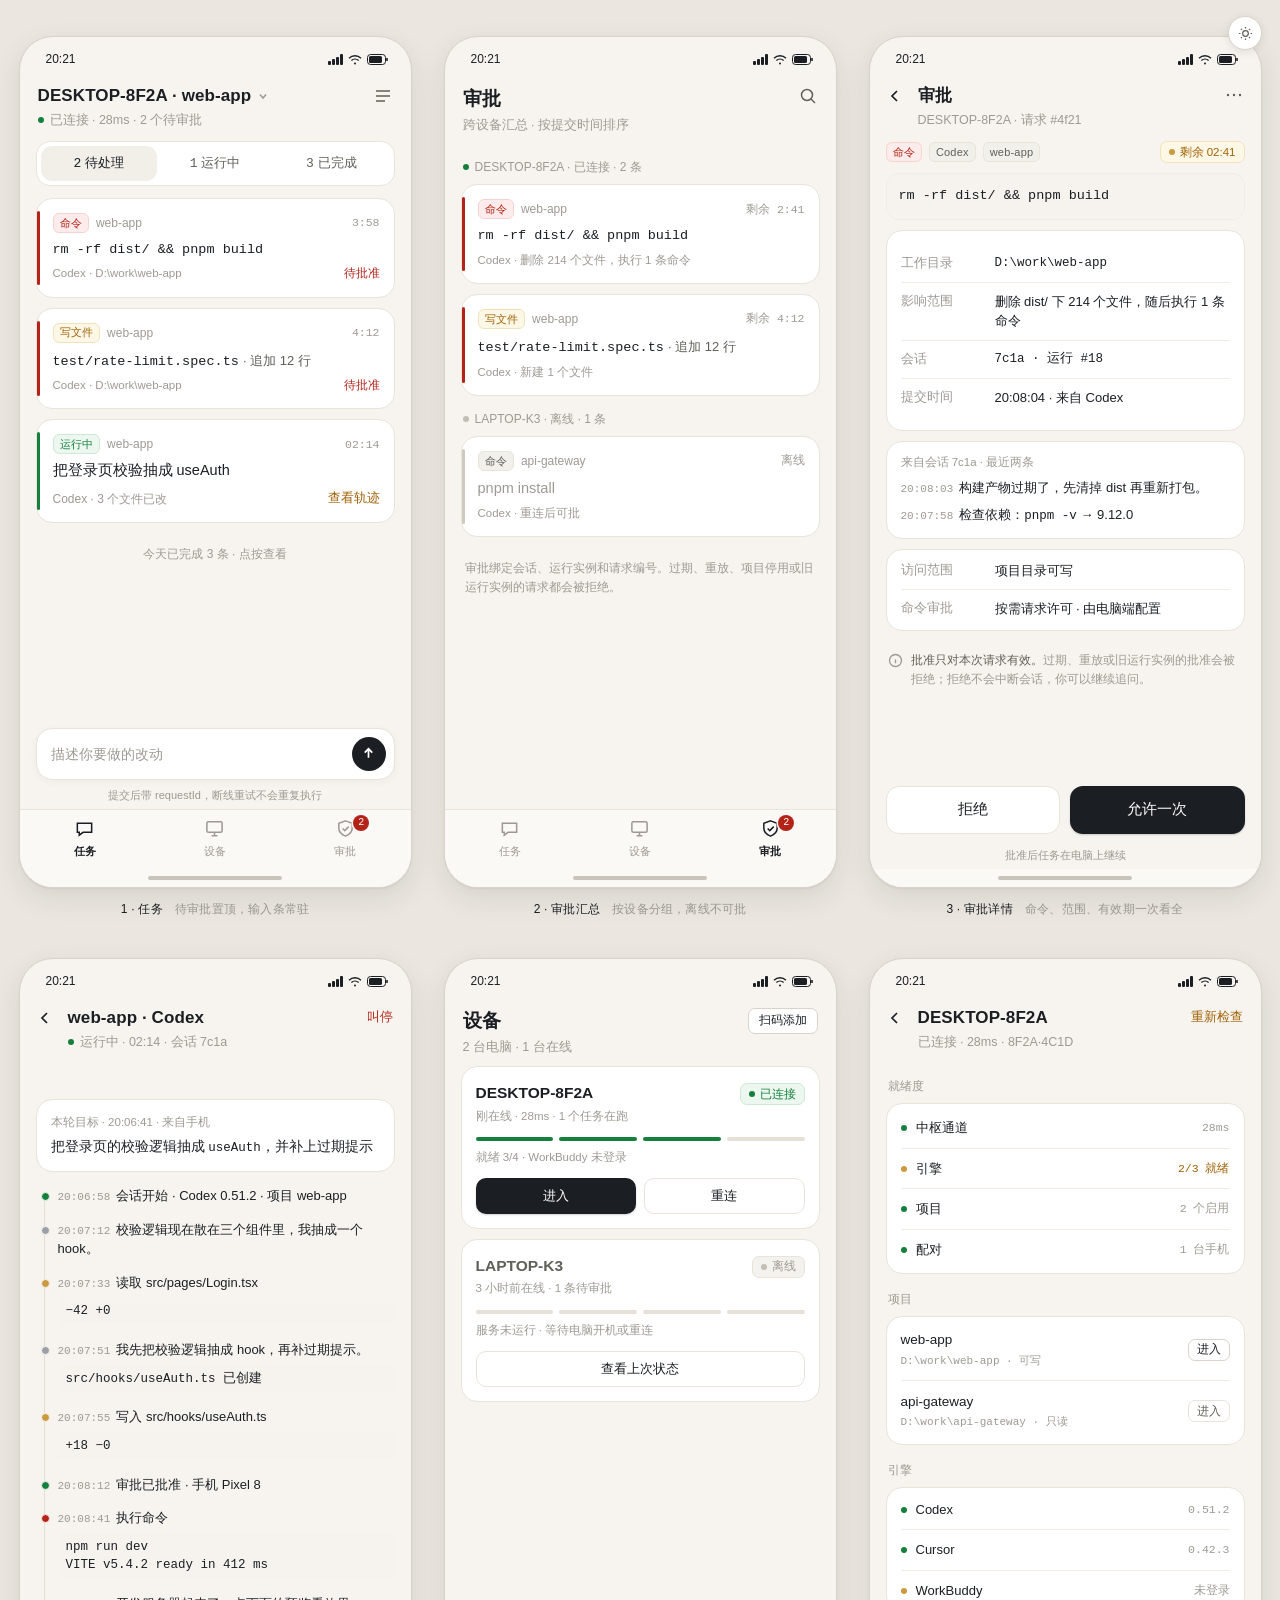
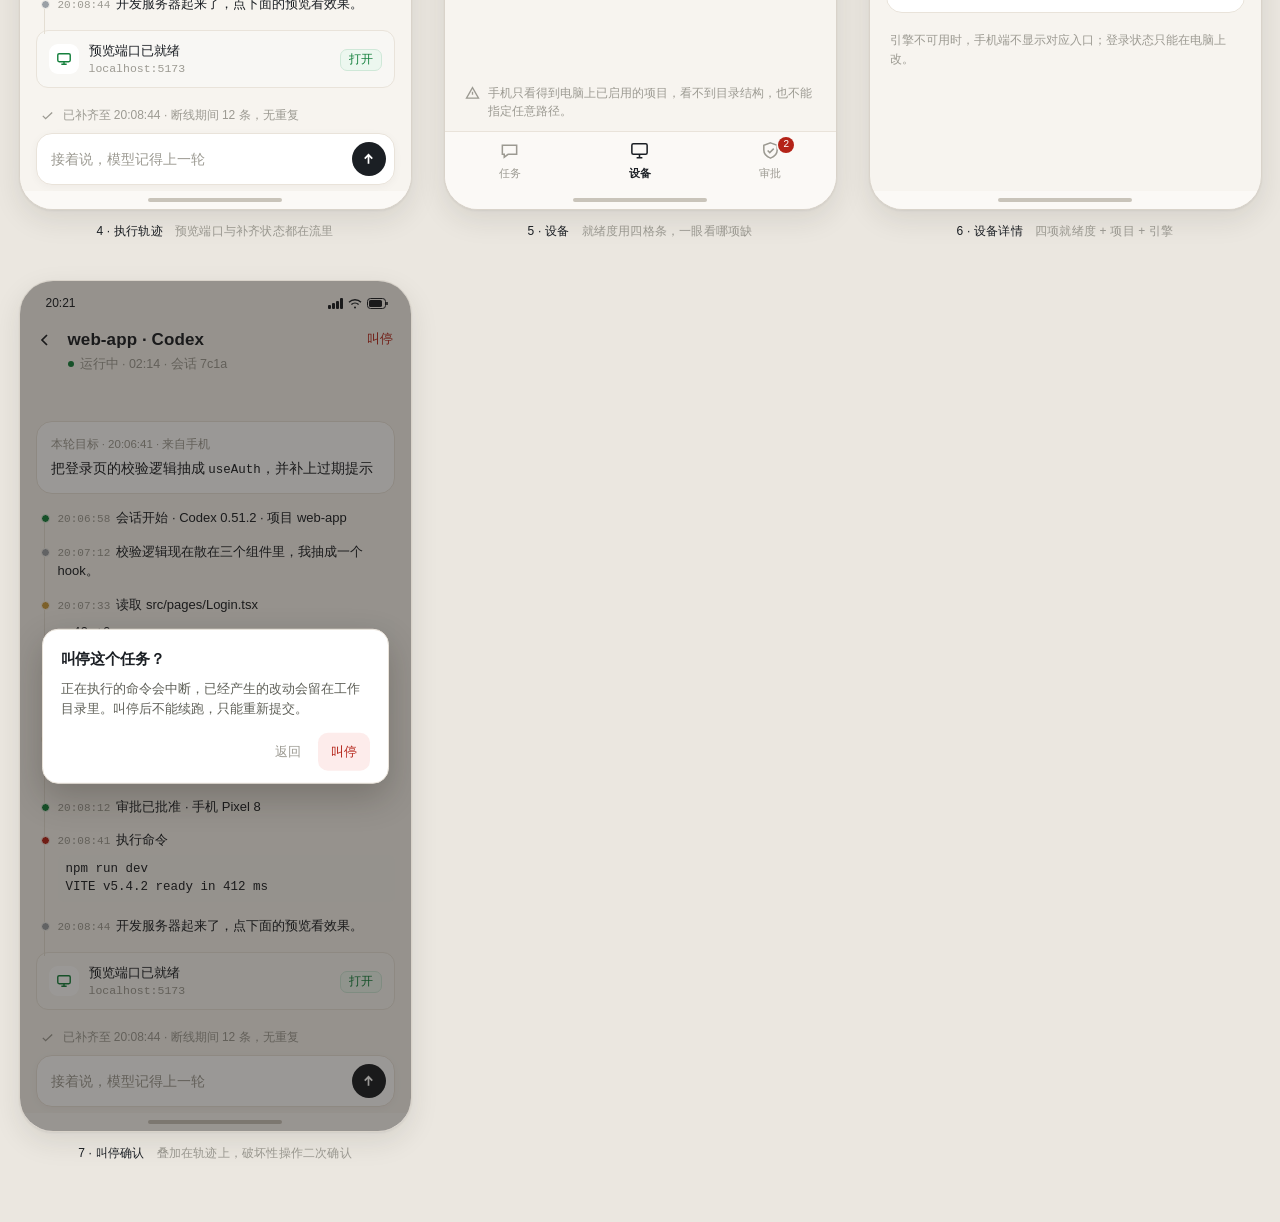
<file: design/v3-phone.html>
<!DOCTYPE html>
<html lang="zh-CN">
<head>
<meta charset="utf-8">
<meta name="viewport" content="width=device-width, initial-scale=1">
<title>AgentDeck 手机端 · 改版</title>
<style>
:root{
  --bg:#f7f4ef; --card:#fff; --line:#e9e3da; --line2:#f1ece5;
  --ink:#1b1f24; --ink2:#5f6058; --ink3:#9c9a92;
  --act:#1b1f24; --act-h:#2b3138; --on-act:#fff; --warm:#a16207;
  --green:#15803d; --green-bg:#ecf7ef; --green-line:#cfe8d8;
  --red:#b42318; --red-bg:#fdeceb; --red-line:#f6d3d0; --on-red:#fff;
  --amber:#a16207; --amber-bg:#fdf7e6; --amber-line:#f0e2bd;
  --desk:#ebe7e0; --phone-line:#d9d3ca; --phone-shadow:0 10px 28px rgba(40,35,28,.10),0 1px 2px rgba(40,35,28,.06);
  --seg-on:#f2efe9; --tag-done:#f2f0eb; --off-bar:#cfcabf;
  --ev-dot:#c9c4ba; --ev-file:#c99a3f; --ev-msg:#9aa0a6; --ev-line:#e4ded3;
  --code-bg:#f6f3ee; --pv-bg:#f8f7f4;
  --dock-fade:rgba(247,244,239,0); --dock-shadow:0 2px 8px rgba(40,35,28,.04);
  --tabbar:#fbf9f6; --indicator:#c9c4ba; --badge-ring:#fbf9f6;
  --soft:#f4f2ee; --ready-off:#e6e0d7; --dot-off:#c2beb5;
  --fab:#fff; --fab-line:#d9d3ca;
  --mono:ui-monospace,"Cascadia Mono","Consolas","SF Mono",monospace;
}
:root.dark{
  --bg:#161513; --card:#1e1c19; --line:#2f2c27; --line2:#262420;
  --ink:#e8e5df; --ink2:#a8a49b; --ink3:#767268;
  --act:#e8e5df; --act-h:#f6f3ec; --on-act:#161513; --warm:#d9a23c;
  --green:#3fb950; --green-bg:#13261a; --green-line:#1f4a2c;
  --red:#f85149; --red-bg:#2a1614; --red-line:#52241f; --on-red:#161513;
  --amber:#d9a23c; --amber-bg:#2a2113; --amber-line:#453520;
  --desk:#0a0b0c; --phone-line:#33383d; --phone-shadow:0 10px 28px rgba(0,0,0,.55),0 1px 2px rgba(0,0,0,.4);
  --seg-on:#2a2724; --tag-done:#23272b; --off-bar:#3a3f45;
  --ev-dot:#4a5158; --ev-file:#d9a23c; --ev-msg:#7c848c; --ev-line:#443e36;
  --code-bg:#101210; --pv-bg:#1f2225;
  --dock-fade:rgba(22,21,19,0); --dock-shadow:0 2px 8px rgba(0,0,0,.3);
  --tabbar:#131211; --indicator:#4a5158; --badge-ring:#131211;
  --soft:#23272b; --ready-off:#2a2724; --dot-off:#555b62;
  --fab:#1e1c19; --fab-line:#33383d;
}
*{box-sizing:border-box}
html,body{margin:0}
body{
  background:var(--desk); padding:36px 24px 60px;
  font:15px/1.5 -apple-system,BlinkMacSystemFont,"Segoe UI","Microsoft YaHei",sans-serif;
  color:var(--ink); -webkit-font-smoothing:antialiased;
}
.wall{display:grid;grid-template-columns:repeat(3,393px);gap:40px 32px;justify-content:center}
figure{margin:0}
figcaption{margin-top:12px;font-size:12px;color:var(--ink3);text-align:center;letter-spacing:.2px}
figcaption b{font-weight:500;color:var(--ink)}
.phone{
  width:393px;height:852px;border-radius:34px;background:var(--bg);
  border:1px solid var(--phone-line);overflow:hidden;position:relative;
  box-shadow:var(--phone-shadow);
  display:flex;flex-direction:column;
}
/* status bar */
.statusbar{height:44px;flex:none;display:flex;align-items:center;justify-content:space-between;padding:0 22px 0 26px;font-size:12px;font-weight:500;color:var(--ink)}
.sb-r{display:flex;align-items:center;gap:5px;color:var(--ink)}
/* app bar */
.appbar{flex:none;padding:2px 18px 10px;display:flex;align-items:flex-start;gap:10px}
.ab-main{flex:1;min-width:0}
.ab-title{font-size:17px;font-weight:600;letter-spacing:.1px;display:flex;align-items:center;gap:6px}
.ab-sub{font-size:12.5px;color:var(--ink3);margin-top:2px;display:flex;align-items:center;gap:6px}
.ab-act{flex:none;display:flex;align-items:center;gap:14px;padding-top:3px;color:var(--ink2)}
.chev{color:var(--ink3)}
.back{width:26px;height:26px;display:grid;place-items:center;margin-left:-6px;color:var(--ink);flex:none}
.body{flex:1;min-height:0;overflow:hidden;padding:0 16px}
h1.page{font-size:19px;font-weight:600;margin:2px 0 2px;letter-spacing:.2px}
.page-sub{font-size:12.5px;color:var(--ink3);margin-bottom:12px}
/* blocks */
.card{background:var(--card);border:1px solid var(--line);border-radius:16px;padding:14px;margin-bottom:10px}
.card.flat{padding:0;overflow:hidden}
.seg{display:flex;background:var(--card);border:1px solid var(--line);border-radius:14px;padding:4px;margin:2px 0 12px}
.seg div{flex:1;text-align:center;padding:7px 0;font-size:13px;color:var(--ink2);border-radius:11px}
.seg div.on{background:var(--seg-on);color:var(--ink);font-weight:500}
.seg b{font-family:var(--mono);font-weight:500;font-size:13px}
.grp{font-size:12px;color:var(--ink3);margin:14px 2px 8px;display:flex;align-items:center;gap:6px}
/* approval card */
.ap{position:relative;padding-left:16px}
.ap::before{content:"";position:absolute;left:0;top:12px;bottom:12px;width:3px;border-radius:2px;background:var(--red)}
.ap.off::before{background:var(--off-bar)}
.card.run{position:relative;padding-left:16px}
.card.run::before{content:"";position:absolute;left:0;top:12px;bottom:12px;width:3px;border-radius:2px;background:var(--green)}
.ap-top{display:flex;align-items:center;gap:7px;font-size:12px;color:var(--ink3)}
.ap-top .rt{margin-left:auto;font-family:var(--mono);font-size:11.5px}
.tag{display:inline-flex;align-items:center;height:20px;padding:0 6px;border-radius:6px;font-size:11px;font-weight:500;letter-spacing:.2px}
.tag.cmd{background:var(--red-bg);color:var(--red);border:1px solid var(--red-line)}
.tag.file{background:var(--amber-bg);color:var(--amber);border:1px solid var(--amber-line)}
.tag.run{background:var(--green-bg);color:var(--green);border:1px solid var(--green-line)}
.tag.done{background:var(--tag-done);color:var(--ink2);border:1px solid var(--line)}
.ap-cmd{font-size:14.5px;margin:7px 0 6px;word-break:break-all;line-height:1.45;font-weight:500}
.ap-cmd.mono{font-family:var(--mono);font-size:13.5px;font-weight:400}
.ap-cmd .p{font-family:var(--mono);font-size:13.5px}
.ap-cmd .d{color:var(--ink2);font-size:13px;font-weight:400}
.mono{font-family:var(--mono)}
.ap-meta{display:flex;align-items:center;gap:8px;font-size:11.5px;color:var(--ink3)}
.ap-meta .r{margin-left:auto;color:var(--red);font-weight:500}
/* running */
.run-title{font-size:14.5px;font-weight:500;line-height:1.45;margin:6px 0 8px}
.run-foot{display:flex;align-items:center;font-size:12px;color:var(--ink3)}
.run-foot .r{margin-left:auto;display:flex;align-items:center;gap:10px}
.link{color:var(--warm);font-size:12.5px;text-decoration:none}
.link.danger{color:var(--red)}
.more{font-size:12px;color:var(--ink3);text-align:center;padding:12px 0 4px}
/* dock */
.dock{flex:none;padding:8px 16px 6px;background:linear-gradient(to bottom,var(--dock-fade),var(--bg) 22%)}
.dock-box{display:flex;align-items:flex-end;gap:8px;background:var(--card);border:1px solid var(--line);border-radius:16px;padding:8px 8px 8px 14px;box-shadow:var(--dock-shadow)}
.dock-box .ph{flex:1;font-size:14px;color:var(--ink3);padding:6px 0;min-height:32px}
.send{width:34px;height:34px;border-radius:50%;background:var(--act);display:grid;place-items:center;flex:none;color:var(--on-act)}
.dock-hint{font-size:11px;color:var(--ink3);text-align:center;padding:7px 0 0}
/* tabbar */
.tabbar{flex:none;height:60px;display:flex;align-items:flex-start;padding-top:8px;border-top:1px solid var(--line);background:var(--tabbar)}
.tb{flex:1;display:flex;flex-direction:column;align-items:center;gap:4px;font-size:11px;color:var(--ink3);position:relative}
.tb.on{color:var(--act);font-weight:600}
.tb .badge{position:absolute;top:-3px;left:calc(50% + 8px);box-shadow:0 0 0 1.5px var(--badge-ring);min-width:16px;height:16px;padding:0 4px;border-radius:8px;background:var(--red);color:var(--on-red);font:500 10px/16px var(--mono);text-align:center}
.home-ind{flex:none;height:18px;display:grid;place-items:center;background:var(--tabbar)}
/* 破坏性操作的二次确认：遮罩压暗整屏，对话框居中，危险动作只在右侧出现一次 */
.scrim{position:absolute;inset:0;background:rgba(26,22,17,.44);z-index:4}
:root.dark .scrim{background:rgba(0,0,0,.58)}
.dlg{position:absolute;left:22px;right:22px;top:50%;transform:translateY(-50%);z-index:5;background:var(--card);border:1px solid var(--line);border-radius:16px;padding:18px 18px 12px;box-shadow:0 14px 34px rgba(30,25,18,.24)}
.dlg-t{font-size:15px;font-weight:600;letter-spacing:-.1px}
.dlg-b{font-size:12.5px;color:var(--ink2);line-height:1.62;margin-top:8px}
.dlg-a{display:flex;justify-content:flex-end;gap:4px;margin-top:14px}
.dlg-btn{font-size:13px;padding:9px 13px;border-radius:10px;color:var(--ink3)}
.dlg-btn.danger{color:var(--red);background:var(--red-bg);font-weight:500}
.home-ind i{width:134px;height:4px;border-radius:2px;background:var(--indicator);display:block}
/* detail */
.cmdblock{background:var(--code-bg);border:1px solid var(--line2);border-radius:12px;padding:12px;font-family:var(--mono);font-size:13.5px;line-height:1.55;word-break:break-all;margin:10px 0 4px}
.kv{display:flex;gap:10px;padding:9px 0;border-bottom:1px solid var(--line2);font-size:13px}
.kv:last-child{border-bottom:0}
.kv .k{width:84px;flex:none;color:var(--ink3);font-size:12.5px}
.kv .v{flex:1;min-width:0}
.kv .v.mono{font-family:var(--mono);font-size:12.5px}
.note{display:flex;gap:8px;font-size:12px;color:var(--ink3);line-height:1.55;padding:10px 2px}
.note b{font-weight:500;color:var(--ink2)}
.btn{height:48px;border-radius:13px;display:flex;align-items:center;justify-content:center;font-size:15px;font-weight:500;width:100%;border:1px solid transparent}
.btn.primary{background:var(--act);color:var(--on-act);box-shadow:0 1px 2px rgba(20,24,28,.20)}
.btn.primary:active{background:var(--act-h)}
.btn.ghost{background:var(--card);border-color:var(--line);color:var(--ink)}
.btn.sm{height:36px;font-size:13px;width:auto;padding:0 14px;border-radius:10px}
.btn-row{display:flex;gap:10px;margin:14px 0 6px}
/* events */
.ev{position:relative;padding:0 0 14px 22px;font-size:13px;line-height:1.5}
.ev::before{content:"";position:absolute;left:5px;top:6px;width:7px;height:7px;border-radius:50%;background:var(--ev-dot);border:1.5px solid var(--bg)}
.ev::after{content:"";position:absolute;left:8px;top:15px;bottom:-6px;width:1px;background:var(--ev-line)}
.ev:last-child::after{display:none}
.ev .t{font-family:var(--mono);font-size:11px;color:var(--ink3);margin-right:6px}
.ev.cmd::before{background:var(--red)}
.ev.file::before{background:var(--ev-file)}
.ev.msg::before{background:var(--ev-msg)}
.ev.ok::before{background:var(--green)}
.ev .c{font-family:var(--mono);font-size:12.5px;background:var(--code-bg);border-radius:6px;padding:5px 8px;margin-top:5px;display:block;word-break:break-all}
.trace{display:flex;flex-direction:column}
.stream{margin-top:auto}
.pv{display:flex;align-items:center;gap:10px;background:var(--pv-bg);border:1px solid var(--line);border-radius:12px;padding:10px 12px;margin:2px 0 12px}
.pv .ic{width:30px;height:30px;border-radius:9px;background:var(--card);display:grid;place-items:center;color:var(--green);flex:none}
.pv .tt{font-size:13px;font-weight:500}
.pv .ss{font-size:11.5px;color:var(--ink3);font-family:var(--mono)}
.pv .go{margin-left:auto}
/* device */
.dev{display:flex;align-items:flex-start;gap:10px}
.dev .nm{font-size:15.5px;font-weight:600}
.dev .meta{font-size:11.5px;color:var(--ink3);margin-top:3px}
.dev .r{margin-left:auto;flex:none}
.dot{width:6px;height:6px;border-radius:50%;display:inline-block;background:var(--green);vertical-align:1px}
.dot.off{background:var(--dot-off)}
.dot.amber{background:var(--ev-file)}
.pill{display:inline-flex;align-items:center;gap:5px;height:22px;padding:0 8px;border-radius:7px;font-size:11.5px;border:1px solid var(--line);color:var(--ink2);background:var(--card)}
.pill.ok{color:var(--green);background:var(--green-bg);border-color:var(--green-line)}
.pill.off{color:var(--ink3);background:var(--soft)}
.pill.warn{color:var(--amber);background:var(--amber-bg);border-color:var(--amber-line)}
.readiness{display:flex;gap:6px;margin-top:12px}
.readiness i{height:4px;border-radius:2px;background:var(--green-line);flex:1}
.readiness i.on{background:var(--green)}
.readiness i.off{background:var(--ready-off)}
.proj-row{display:flex;align-items:center;gap:10px;padding:11px 0;border-bottom:1px solid var(--line2);font-size:13.5px}
.proj-row:last-child{border-bottom:0}
.proj-row .p{font-family:var(--mono);font-size:11px;color:var(--ink3);margin-top:2px}
.proj-row .r{margin-left:auto}
.eng{display:flex;align-items:center;gap:9px;padding:10px 0;border-bottom:1px solid var(--line2);font-size:13px}
.eng:last-child{border-bottom:0}
.eng .v{margin-left:auto;font-family:var(--mono);font-size:11.5px;color:var(--ink3)}
.sec-title{font-size:12px;color:var(--ink3);margin:16px 2px 8px}
body.only .wall{grid-template-columns:393px;padding-top:0}
body.only{background:var(--bg);padding:20px}
body.only figcaption{display:none}
.theme-fab{position:fixed;top:16px;right:18px;width:34px;height:34px;border-radius:50%;border:1px solid var(--fab-line);background:var(--fab);color:var(--ink2);display:grid;place-items:center;cursor:pointer;box-shadow:0 2px 10px rgba(0,0,0,.10);z-index:9}
.theme-fab:hover{color:var(--ink)}
body.only .theme-fab{display:none}
html.dark .i-sun{display:none}
html:not(.dark) .i-moon{display:none}
</style>
<script>
(function(){
  var q = new URLSearchParams(location.search).get('theme');
  var sv = null; try { sv = localStorage.getItem('ad-theme'); } catch(e){}
  var dark = q ? q === 'dark' : (sv ? sv === 'dark' : window.matchMedia('(prefers-color-scheme: dark)').matches);
  if (dark) document.documentElement.classList.add('dark');
})();
</script>
</head>
<body>
<button class="theme-fab" title="切换深浅色（样稿用）" onclick="(function(){var d=document.documentElement.classList.toggle('dark');try{localStorage.setItem('ad-theme',d?'dark':'light')}catch(e){}})()">
  <svg class="i-moon" width="15" height="15" viewBox="0 0 16 16" fill="none" stroke="currentColor" stroke-width="1.3"><path d="M13.2 9.6A5.6 5.6 0 0 1 6.4 2.8a5.6 5.6 0 1 0 6.8 6.8z"/></svg>
  <svg class="i-sun" width="15" height="15" viewBox="0 0 16 16" fill="none" stroke="currentColor" stroke-width="1.3"><circle cx="8" cy="8" r="3"/><path d="M8 1v1.6M8 13.4V15M1 8h1.6M13.4 8H15M3.1 3.1l1.1 1.1M11.8 11.8l1.1 1.1M12.9 3.1l-1.1 1.1M4.2 11.8l-1.1 1.1"/></svg>
</button>
<div class="wall">

<!-- 1 任务 -->
<figure id="f1">
<div class="phone">
  <div class="statusbar"><span>20:21</span><span class="sb-r">
    <svg width="15" height="11" viewBox="0 0 15 11" fill="currentColor"><rect x="0" y="7" width="3" height="4" rx="1"/><rect x="4" y="5" width="3" height="6" rx="1"/><rect x="8" y="3" width="3" height="8" rx="1"/><rect x="12" y="0" width="3" height="11" rx="1"/></svg>
    <svg width="14" height="11" viewBox="0 0 14 11" fill="none" stroke="currentColor" stroke-width="1.4"><path d="M1 4.2a8.5 8.5 0 0 1 12 0M3.4 6.6a5.2 5.2 0 0 1 7.2 0"/><circle cx="7" cy="9.4" r="1" fill="currentColor" stroke="none"/></svg>
    <svg width="22" height="11" viewBox="0 0 22 11" fill="none"><rect x="0.5" y="0.5" width="18" height="10" rx="3" stroke="currentColor"/><rect x="2" y="2" width="13" height="7" rx="1.6" fill="currentColor"/><path d="M20 4v3" stroke="currentColor" stroke-width="1.6"/></svg>
  </span></div>
  <div class="appbar">
    <div class="ab-main">
      <div class="ab-title">DESKTOP-8F2A · web-app
        <svg class="chev" width="12" height="12" viewBox="0 0 12 12" fill="none" stroke="currentColor" stroke-width="1.5"><path d="M3 4.5 6 8l3-3.5"/></svg>
      </div>
      <div class="ab-sub"><span class="dot"></span>已连接 · 28ms · 2 个待审批</div>
    </div>
    <div class="ab-act">
      <svg width="20" height="20" viewBox="0 0 20 20" fill="none" stroke="currentColor" stroke-width="1.5"><path d="M3 5h14M3 10h14M3 15h9"/></svg>
    </div>
  </div>
  <div class="body">
    <div class="seg"><div class="on"><b>2</b> 待处理</div><div><b>1</b> 运行中</div><div><b>3</b> 已完成</div></div>

    <div class="card ap">
      <div class="ap-top"><span class="tag cmd">命令</span> web-app<span class="rt">3:58</span></div>
      <div class="ap-cmd mono">rm -rf dist/ &amp;&amp; pnpm build</div>
      <div class="ap-meta">Codex · D:\work\web-app<span class="r">待批准</span></div>
    </div>

    <div class="card ap">
      <div class="ap-top"><span class="tag file">写文件</span> web-app<span class="rt">4:12</span></div>
      <div class="ap-cmd"><span class="p">test/rate-limit.spec.ts</span> <span class="d">· 追加 12 行</span></div>
      <div class="ap-meta">Codex · D:\work\web-app<span class="r">待批准</span></div>
    </div>

    <div class="card run">
      <div class="ap-top"><span class="tag run">运行中</span> web-app<span class="rt">02:14</span></div>
      <div class="run-title">把登录页校验抽成 useAuth</div>
      <div class="run-foot">Codex · 3 个文件已改<span class="r"><a class="link">查看轨迹</a></span></div>
    </div>

    <div class="more">今天已完成 3 条 · 点按查看</div>
  </div>
  <div class="dock">
    <div class="dock-box">
      <div class="ph">描述你要做的改动</div>
      <div class="send"><svg width="15" height="15" viewBox="0 0 16 16" fill="none" stroke="currentColor" stroke-width="1.8"><path d="M8 12.5V3.5M4 7l4-4 4 4"/></svg></div>
    </div>
    <div class="dock-hint">提交后带 requestId，断线重试不会重复执行</div>
  </div>
  <nav class="tabbar">
    <div class="tb on"><svg width="21" height="21" viewBox="0 0 22 22" fill="none" stroke="currentColor" stroke-width="1.6"><path d="M3.5 5.5h15v9.5h-9l-4 3v-3h-2z"/></svg>任务</div>
    <div class="tb"><svg width="21" height="21" viewBox="0 0 22 22" fill="none" stroke="currentColor" stroke-width="1.6"><rect x="3" y="4" width="16" height="11" rx="1.6"/><path d="M8 18.5h6M11 15v3.5"/></svg>设备</div>
    <div class="tb"><span class="badge">2</span><svg width="21" height="21" viewBox="0 0 22 22" fill="none" stroke="currentColor" stroke-width="1.6"><path d="M11 3l7 2.6v5c0 4-3 7-7 8.4-4-1.4-7-4.4-7-8.4v-5z"/><path d="M8 11l2.2 2.2L14.4 9"/></svg>审批</div>
  </nav>
  <div class="home-ind"><i></i></div>
</div>
<figcaption><b>1 · 任务</b>　待审批置顶，输入条常驻</figcaption>
</figure>

<!-- 2 审批列表 -->
<figure id="f2">
<div class="phone">
  <div class="statusbar"><span>20:21</span><span class="sb-r">
    <svg width="15" height="11" viewBox="0 0 15 11" fill="currentColor"><rect x="0" y="7" width="3" height="4" rx="1"/><rect x="4" y="5" width="3" height="6" rx="1"/><rect x="8" y="3" width="3" height="8" rx="1"/><rect x="12" y="0" width="3" height="11" rx="1"/></svg>
    <svg width="14" height="11" viewBox="0 0 14 11" fill="none" stroke="currentColor" stroke-width="1.4"><path d="M1 4.2a8.5 8.5 0 0 1 12 0M3.4 6.6a5.2 5.2 0 0 1 7.2 0"/><circle cx="7" cy="9.4" r="1" fill="currentColor" stroke="none"/></svg>
    <svg width="22" height="11" viewBox="0 0 22 11" fill="none"><rect x="0.5" y="0.5" width="18" height="10" rx="3" stroke="currentColor"/><rect x="2" y="2" width="13" height="7" rx="1.6" fill="currentColor"/><path d="M20 4v3" stroke="currentColor" stroke-width="1.6"/></svg>
  </span></div>
  <div class="appbar">
    <div class="ab-main">
      <h1 class="page">审批</h1>
      <div class="ab-sub">跨设备汇总 · 按提交时间排序</div>
    </div>
    <div class="ab-act"><svg width="20" height="20" viewBox="0 0 20 20" fill="none" stroke="currentColor" stroke-width="1.5"><circle cx="9" cy="9" r="5.5"/><path d="M13 13l4 4"/></svg></div>
  </div>
  <div class="body">
    <div class="grp"><span class="dot"></span> DESKTOP-8F2A · 已连接 · 2 条</div>
    <div class="card ap">
      <div class="ap-top"><span class="tag cmd">命令</span> web-app<span class="rt">剩余 2:41</span></div>
      <div class="ap-cmd mono">rm -rf dist/ &amp;&amp; pnpm build</div>
      <div class="ap-meta">Codex · 删除 214 个文件，执行 1 条命令</div>
    </div>
    <div class="card ap">
      <div class="ap-top"><span class="tag file">写文件</span> web-app<span class="rt">剩余 4:12</span></div>
      <div class="ap-cmd"><span class="p">test/rate-limit.spec.ts</span> <span class="d">· 追加 12 行</span></div>
      <div class="ap-meta">Codex · 新建 1 个文件</div>
    </div>

    <div class="grp"><span class="dot off"></span> LAPTOP-K3 · 离线 · 1 条</div>
    <div class="card ap off">
      <div class="ap-top"><span class="tag done">命令</span> api-gateway<span class="rt">离线</span></div>
      <div class="ap-cmd" style="color:var(--ink3)">pnpm install</div>
      <div class="ap-meta">Codex · 重连后可批</div>
    </div>

    <div class="note" style="padding:12px 4px">审批绑定会话、运行实例和请求编号。过期、重放、项目停用或旧运行实例的请求都会被拒绝。</div>
  </div>
  <nav class="tabbar">
    <div class="tb"><svg width="21" height="21" viewBox="0 0 22 22" fill="none" stroke="currentColor" stroke-width="1.6"><path d="M3.5 5.5h15v9.5h-9l-4 3v-3h-2z"/></svg>任务</div>
    <div class="tb"><svg width="21" height="21" viewBox="0 0 22 22" fill="none" stroke="currentColor" stroke-width="1.6"><rect x="3" y="4" width="16" height="11" rx="1.6"/><path d="M8 18.5h6M11 15v3.5"/></svg>设备</div>
    <div class="tb on"><span class="badge">2</span><svg width="21" height="21" viewBox="0 0 22 22" fill="none" stroke="currentColor" stroke-width="1.6"><path d="M11 3l7 2.6v5c0 4-3 7-7 8.4-4-1.4-7-4.4-7-8.4v-5z"/><path d="M8 11l2.2 2.2L14.4 9"/></svg>审批</div>
  </nav>
  <div class="home-ind"><i></i></div>
</div>
<figcaption><b>2 · 审批汇总</b>　按设备分组，离线不可批</figcaption>
</figure>

<!-- 3 审批详情 -->
<figure id="f3">
<div class="phone">
  <div class="statusbar"><span>20:21</span><span class="sb-r">
    <svg width="15" height="11" viewBox="0 0 15 11" fill="currentColor"><rect x="0" y="7" width="3" height="4" rx="1"/><rect x="4" y="5" width="3" height="6" rx="1"/><rect x="8" y="3" width="3" height="8" rx="1"/><rect x="12" y="0" width="3" height="11" rx="1"/></svg>
    <svg width="14" height="11" viewBox="0 0 14 11" fill="none" stroke="currentColor" stroke-width="1.4"><path d="M1 4.2a8.5 8.5 0 0 1 12 0M3.4 6.6a5.2 5.2 0 0 1 7.2 0"/><circle cx="7" cy="9.4" r="1" fill="currentColor" stroke="none"/></svg>
    <svg width="22" height="11" viewBox="0 0 22 11" fill="none"><rect x="0.5" y="0.5" width="18" height="10" rx="3" stroke="currentColor"/><rect x="2" y="2" width="13" height="7" rx="1.6" fill="currentColor"/><path d="M20 4v3" stroke="currentColor" stroke-width="1.6"/></svg>
  </span></div>
  <div class="appbar">
    <div class="back"><svg width="18" height="18" viewBox="0 0 18 18" fill="none" stroke="currentColor" stroke-width="1.7"><path d="M11 4L6 9l5 5"/></svg></div>
    <div class="ab-main">
      <div class="ab-title">审批</div>
      <div class="ab-sub">DESKTOP-8F2A · 请求 #4f21</div>
    </div>
    <div class="ab-act"><svg width="18" height="18" viewBox="0 0 18 18" fill="currentColor"><circle cx="3" cy="9" r="1.2"/><circle cx="9" cy="9" r="1.2"/><circle cx="15" cy="9" r="1.2"/></svg></div>
  </div>
  <div class="body">
    <div style="display:flex;gap:7px;align-items:center;margin:2px 0 2px">
      <span class="tag cmd">命令</span><span class="tag done">Codex</span><span class="tag done">web-app</span>
      <span class="pill warn" style="margin-left:auto"><span class="dot amber"></span>剩余 02:41</span>
    </div>
    <div class="cmdblock">rm -rf dist/ &amp;&amp; pnpm build</div>
    <div class="card" style="margin-top:10px">
      <div class="kv"><div class="k">工作目录</div><div class="v mono">D:\work\web-app</div></div>
      <div class="kv"><div class="k">影响范围</div><div class="v">删除 dist/ 下 214 个文件，随后执行 1 条命令</div></div>
      <div class="kv"><div class="k">会话</div><div class="v mono">7c1a · 运行 #18</div></div>
      <div class="kv"><div class="k">提交时间</div><div class="v">20:08:04 · 来自 Codex</div></div>
    </div>
    <div class="card" style="padding:12px 14px;margin-top:10px">
      <div style="font-size:11.5px;color:var(--ink3);margin-bottom:7px">来自会话 7c1a · 最近两条</div>
      <div style="font-size:13px;line-height:1.55"><span class="mono" style="font-size:11px;color:var(--ink3);margin-right:6px">20:08:03</span>构建产物过期了，先清掉 dist 再重新打包。</div>
      <div style="font-size:13px;line-height:1.55;margin-top:6px"><span class="mono" style="font-size:11px;color:var(--ink3);margin-right:6px">20:07:58</span>检查依赖：<span class="mono" style="font-size:12.5px">pnpm -v</span> → 9.12.0</div>
    </div>
    <div class="card" style="padding:2px 14px;margin-top:10px">
      <div class="kv"><div class="k">访问范围</div><div class="v">项目目录可写</div></div>
      <div class="kv"><div class="k">命令审批</div><div class="v">按需请求许可 · 由电脑端配置</div></div>
    </div>
    <div class="note">
      <svg width="15" height="15" viewBox="0 0 16 16" fill="none" stroke="currentColor" stroke-width="1.4" style="flex:none;margin-top:2px"><circle cx="8" cy="8" r="6.4"/><path d="M8 7v4M8 4.8v.1"/></svg>
      <div><b>批准只对本次请求有效。</b>过期、重放或旧运行实例的批准会被拒绝；拒绝不会中断会话，你可以继续追问。</div>
    </div>
  </div>
  <div class="dock" style="padding-top:0">
    <div class="btn-row"><div class="btn ghost">拒绝</div><div class="btn primary">允许一次</div></div>
    <div class="dock-hint">批准后任务在电脑上继续</div>
  </div>
  <div class="home-ind"><i></i></div>
</div>
<figcaption><b>3 · 审批详情</b>　命令、范围、有效期一次看全</figcaption>
</figure>

<!-- 4 执行轨迹 -->
<figure id="f4">
<div class="phone">
  <div class="statusbar"><span>20:21</span><span class="sb-r">
    <svg width="15" height="11" viewBox="0 0 15 11" fill="currentColor"><rect x="0" y="7" width="3" height="4" rx="1"/><rect x="4" y="5" width="3" height="6" rx="1"/><rect x="8" y="3" width="3" height="8" rx="1"/><rect x="12" y="0" width="3" height="11" rx="1"/></svg>
    <svg width="14" height="11" viewBox="0 0 14 11" fill="none" stroke="currentColor" stroke-width="1.4"><path d="M1 4.2a8.5 8.5 0 0 1 12 0M3.4 6.6a5.2 5.2 0 0 1 7.2 0"/><circle cx="7" cy="9.4" r="1" fill="currentColor" stroke="none"/></svg>
    <svg width="22" height="11" viewBox="0 0 22 11" fill="none"><rect x="0.5" y="0.5" width="18" height="10" rx="3" stroke="currentColor"/><rect x="2" y="2" width="13" height="7" rx="1.6" fill="currentColor"/><path d="M20 4v3" stroke="currentColor" stroke-width="1.6"/></svg>
  </span></div>
  <div class="appbar">
    <div class="back"><svg width="18" height="18" viewBox="0 0 18 18" fill="none" stroke="currentColor" stroke-width="1.7"><path d="M11 4L6 9l5 5"/></svg></div>
    <div class="ab-main">
      <div class="ab-title">web-app · Codex</div>
      <div class="ab-sub"><span class="dot"></span>运行中 · 02:14 · 会话 7c1a</div>
    </div>
    <div class="ab-act"><span class="link danger">叫停</span></div>
  </div>
  <div class="body" style="display:flex;flex-direction:column;justify-content:flex-end">
    <div class="card" style="margin-bottom:14px">
      <div style="font-size:11.5px;color:var(--ink3);margin-bottom:5px">本轮目标 · 20:06:41 · 来自手机</div>
      <div style="font-size:13.5px;line-height:1.5">把登录页的校验逻辑抽成 <span class="mono" style="font-size:12.5px">useAuth</span>，并补上过期提示</div>
    </div>
    <div class="ev ok"><span class="t">20:06:58</span>会话开始 · Codex 0.51.2 · 项目 web-app</div>
    <div class="ev msg"><span class="t">20:07:12</span>校验逻辑现在散在三个组件里，我抽成一个 hook。</div>
    <div class="ev file"><span class="t">20:07:33</span>读取 src/pages/Login.tsx
      <div class="c">−42 +0</div>
    </div>
    <div class="ev msg"><span class="t">20:07:51</span>我先把校验逻辑抽成 hook，再补过期提示。
      <div class="c">src/hooks/useAuth.ts 已创建</div>
    </div>
    <div class="ev file"><span class="t">20:07:55</span>写入 src/hooks/useAuth.ts
      <div class="c">+18 −0</div>
    </div>
    <div class="ev ok"><span class="t">20:08:12</span>审批已批准 · 手机 Pixel 8</div>
    <div class="ev cmd"><span class="t">20:08:41</span>执行命令
      <div class="c">npm run dev<br>VITE v5.4.2 ready in 412 ms</div>
    </div>
    <div class="ev msg"><span class="t">20:08:44</span>开发服务器起来了，点下面的预览看效果。</div>
    <div class="pv">
      <div class="ic"><svg width="16" height="16" viewBox="0 0 18 18" fill="none" stroke="currentColor" stroke-width="1.6"><rect x="2" y="3" width="14" height="9" rx="1.5"/><path d="M6 15h6M9 12v3"/></svg></div>
      <div><div class="tt">预览端口已就绪</div><div class="ss">localhost:5173</div></div>
      <div class="go"><span class="pill ok">打开</span></div>
    </div>
    <div class="note" style="padding:6px 4px 0">
      <svg width="15" height="15" viewBox="0 0 16 16" fill="none" stroke="currentColor" stroke-width="1.4" style="flex:none;margin-top:2px"><path d="M3 8.4l3 3 7-6.6"/></svg>
      <div>已补齐至 20:08:44 · 断线期间 12 条，无重复</div>
    </div>
  </div>
  <div class="dock">
    <div class="dock-box">
      <div class="ph">接着说，模型记得上一轮</div>
      <div class="send"><svg width="15" height="15" viewBox="0 0 16 16" fill="none" stroke="currentColor" stroke-width="1.8"><path d="M8 12.5V3.5M4 7l4-4 4 4"/></svg></div>
    </div>
  </div>
  <div class="home-ind"><i></i></div>
</div>
<figcaption><b>4 · 执行轨迹</b>　预览端口与补齐状态都在流里</figcaption>
</figure>

<!-- 5 设备 -->
<figure id="f5">
<div class="phone">
  <div class="statusbar"><span>20:21</span><span class="sb-r">
    <svg width="15" height="11" viewBox="0 0 15 11" fill="currentColor"><rect x="0" y="7" width="3" height="4" rx="1"/><rect x="4" y="5" width="3" height="6" rx="1"/><rect x="8" y="3" width="3" height="8" rx="1"/><rect x="12" y="0" width="3" height="11" rx="1"/></svg>
    <svg width="14" height="11" viewBox="0 0 14 11" fill="none" stroke="currentColor" stroke-width="1.4"><path d="M1 4.2a8.5 8.5 0 0 1 12 0M3.4 6.6a5.2 5.2 0 0 1 7.2 0"/><circle cx="7" cy="9.4" r="1" fill="currentColor" stroke="none"/></svg>
    <svg width="22" height="11" viewBox="0 0 22 11" fill="none"><rect x="0.5" y="0.5" width="18" height="10" rx="3" stroke="currentColor"/><rect x="2" y="2" width="13" height="7" rx="1.6" fill="currentColor"/><path d="M20 4v3" stroke="currentColor" stroke-width="1.6"/></svg>
  </span></div>
  <div class="appbar">
    <div class="ab-main">
      <h1 class="page">设备</h1>
      <div class="ab-sub">2 台电脑 · 1 台在线</div>
    </div>
    <div class="ab-act"><span class="pill" style="height:26px;padding:0 10px;color:var(--ink);border-color:var(--phone-line)">扫码添加</span></div>
  </div>
  <div class="body" style="display:flex;flex-direction:column">
    <div class="card">
      <div class="dev">
        <div>
          <div class="nm">DESKTOP-8F2A</div>
          <div class="meta">刚在线 · 28ms · 1 个任务在跑</div>
        </div>
        <div class="r"><span class="pill ok"><span class="dot"></span>已连接</span></div>
      </div>
      <div class="readiness"><i class="on"></i><i class="on"></i><i class="on"></i><i class="off"></i></div>
      <div class="meta" style="font-size:11.5px;color:var(--ink3);margin-top:8px">就绪 3/4 · WorkBuddy 未登录</div>
      <div style="display:flex;gap:8px;margin-top:12px">
        <div class="btn primary sm" style="flex:1">进入</div>
        <div class="btn ghost sm" style="flex:1">重连</div>
      </div>
    </div>

    <div class="card">
      <div class="dev">
        <div>
          <div class="nm" style="color:var(--ink2)">LAPTOP-K3</div>
          <div class="meta">3 小时前在线 · 1 条待审批</div>
        </div>
        <div class="r"><span class="pill off"><span class="dot off"></span>离线</span></div>
      </div>
      <div class="readiness"><i class="off"></i><i class="off"></i><i class="off"></i><i class="off"></i></div>
      <div class="meta" style="font-size:11.5px;color:var(--ink3);margin-top:8px">服务未运行 · 等待电脑开机或重连</div>
      <div style="display:flex;gap:8px;margin-top:12px">
        <div class="btn ghost sm" style="flex:1">查看上次状态</div>
      </div>
    </div>

    <div class="note" style="padding:10px 4px;margin-top:auto">
      <svg width="15" height="15" viewBox="0 0 16 16" fill="none" stroke="currentColor" stroke-width="1.4" style="flex:none;margin-top:2px"><path d="M8 1.8 14.4 13H1.6z"/><path d="M8 6v3.2M8 11.4v.1"/></svg>
      <div>手机只看得到电脑上已启用的项目，看不到目录结构，也不能指定任意路径。</div>
    </div>
  </div>
  <nav class="tabbar">
    <div class="tb"><svg width="21" height="21" viewBox="0 0 22 22" fill="none" stroke="currentColor" stroke-width="1.6"><path d="M3.5 5.5h15v9.5h-9l-4 3v-3h-2z"/></svg>任务</div>
    <div class="tb on"><svg width="21" height="21" viewBox="0 0 22 22" fill="none" stroke="currentColor" stroke-width="1.6"><rect x="3" y="4" width="16" height="11" rx="1.6"/><path d="M8 18.5h6M11 15v3.5"/></svg>设备</div>
    <div class="tb"><span class="badge">2</span><svg width="21" height="21" viewBox="0 0 22 22" fill="none" stroke="currentColor" stroke-width="1.6"><path d="M11 3l7 2.6v5c0 4-3 7-7 8.4-4-1.4-7-4.4-7-8.4v-5z"/><path d="M8 11l2.2 2.2L14.4 9"/></svg>审批</div>
  </nav>
  <div class="home-ind"><i></i></div>
</div>
<figcaption><b>5 · 设备</b>　就绪度用四格条，一眼看哪项缺</figcaption>
</figure>

<!-- 6 设备详情 -->
<figure id="f6">
<div class="phone">
  <div class="statusbar"><span>20:21</span><span class="sb-r">
    <svg width="15" height="11" viewBox="0 0 15 11" fill="currentColor"><rect x="0" y="7" width="3" height="4" rx="1"/><rect x="4" y="5" width="3" height="6" rx="1"/><rect x="8" y="3" width="3" height="8" rx="1"/><rect x="12" y="0" width="3" height="11" rx="1"/></svg>
    <svg width="14" height="11" viewBox="0 0 14 11" fill="none" stroke="currentColor" stroke-width="1.4"><path d="M1 4.2a8.5 8.5 0 0 1 12 0M3.4 6.6a5.2 5.2 0 0 1 7.2 0"/><circle cx="7" cy="9.4" r="1" fill="currentColor" stroke="none"/></svg>
    <svg width="22" height="11" viewBox="0 0 22 11" fill="none"><rect x="0.5" y="0.5" width="18" height="10" rx="3" stroke="currentColor"/><rect x="2" y="2" width="13" height="7" rx="1.6" fill="currentColor"/><path d="M20 4v3" stroke="currentColor" stroke-width="1.6"/></svg>
  </span></div>
  <div class="appbar">
    <div class="back"><svg width="18" height="18" viewBox="0 0 18 18" fill="none" stroke="currentColor" stroke-width="1.7"><path d="M11 4L6 9l5 5"/></svg></div>
    <div class="ab-main">
      <div class="ab-title">DESKTOP-8F2A</div>
      <div class="ab-sub">已连接 · 28ms · 8F2A·4C1D</div>
    </div>
    <div class="ab-act"><span class="link">重新检查</span></div>
  </div>
  <div class="body">
    <div class="sec-title">就绪度</div>
    <div class="card" style="padding:4px 14px">
      <div class="eng"><span class="dot"></span>中枢通道<span class="v">28ms</span></div>
      <div class="eng"><span class="dot amber"></span>引擎<span class="v" style="color:var(--amber)">2/3 就绪</span></div>
      <div class="eng"><span class="dot"></span>项目<span class="v">2 个启用</span></div>
      <div class="eng"><span class="dot"></span>配对<span class="v">1 台手机</span></div>
    </div>

    <div class="sec-title">项目</div>
    <div class="card" style="padding:2px 14px">
      <div class="proj-row"><div><div>web-app</div><div class="p">D:\work\web-app · 可写</div></div><div class="r"><span class="pill" style="color:var(--ink);border-color:var(--phone-line)">进入</span></div></div>
      <div class="proj-row"><div><div>api-gateway</div><div class="p">D:\work\api-gateway · 只读</div></div><div class="r"><span class="pill">进入</span></div></div>
    </div>

    <div class="sec-title">引擎</div>
    <div class="card" style="padding:2px 14px">
      <div class="eng"><span class="dot"></span>Codex<span class="v">0.51.2</span></div>
      <div class="eng"><span class="dot"></span>Cursor<span class="v">0.42.3</span></div>
      <div class="eng"><span class="dot amber"></span>WorkBuddy<span class="v">未登录</span></div>
    </div>
    <div class="note" style="padding:8px 4px">引擎不可用时，手机端不显示对应入口；登录状态只能在电脑上改。</div>
  </div>
  <div class="home-ind"><i></i></div>
</div>
<figcaption><b>6 · 设备详情</b>　四项就绪度 + 项目 + 引擎</figcaption>
</figure>

<!-- 7 叫停确认 -->
<figure id="f7">
<div class="phone">
  <div class="statusbar"><span>20:21</span><span class="sb-r">
    <svg width="15" height="11" viewBox="0 0 15 11" fill="currentColor"><rect x="0" y="7" width="3" height="4" rx="1"/><rect x="4" y="5" width="3" height="6" rx="1"/><rect x="8" y="3" width="3" height="8" rx="1"/><rect x="12" y="0" width="3" height="11" rx="1"/></svg>
    <svg width="14" height="11" viewBox="0 0 14 11" fill="none" stroke="currentColor" stroke-width="1.4"><path d="M1 4.2a8.5 8.5 0 0 1 12 0M3.4 6.6a5.2 5.2 0 0 1 7.2 0"/><circle cx="7" cy="9.4" r="1" fill="currentColor" stroke="none"/></svg>
    <svg width="22" height="11" viewBox="0 0 22 11" fill="none"><rect x="0.5" y="0.5" width="18" height="10" rx="3" stroke="currentColor"/><rect x="2" y="2" width="13" height="7" rx="1.6" fill="currentColor"/><path d="M20 4v3" stroke="currentColor" stroke-width="1.6"/></svg>
  </span></div>
  <div class="appbar">
    <div class="back"><svg width="18" height="18" viewBox="0 0 18 18" fill="none" stroke="currentColor" stroke-width="1.7"><path d="M11 4L6 9l5 5"/></svg></div>
    <div class="ab-main">
      <div class="ab-title">web-app · Codex</div>
      <div class="ab-sub"><span class="dot"></span>运行中 · 02:14 · 会话 7c1a</div>
    </div>
    <div class="ab-act"><span class="link danger">叫停</span></div>
  </div>
  <div class="body" style="display:flex;flex-direction:column;justify-content:flex-end">
    <div class="card" style="margin-bottom:14px">
      <div style="font-size:11.5px;color:var(--ink3);margin-bottom:5px">本轮目标 · 20:06:41 · 来自手机</div>
      <div style="font-size:13.5px;line-height:1.5">把登录页的校验逻辑抽成 <span class="mono" style="font-size:12.5px">useAuth</span>，并补上过期提示</div>
    </div>
    <div class="ev ok"><span class="t">20:06:58</span>会话开始 · Codex 0.51.2 · 项目 web-app</div>
    <div class="ev msg"><span class="t">20:07:12</span>校验逻辑现在散在三个组件里，我抽成一个 hook。</div>
    <div class="ev file"><span class="t">20:07:33</span>读取 src/pages/Login.tsx
      <div class="c">−42 +0</div>
    </div>
    <div class="ev msg"><span class="t">20:07:51</span>我先把校验逻辑抽成 hook，再补过期提示。
      <div class="c">src/hooks/useAuth.ts 已创建</div>
    </div>
    <div class="ev file"><span class="t">20:07:55</span>写入 src/hooks/useAuth.ts
      <div class="c">+18 −0</div>
    </div>
    <div class="ev ok"><span class="t">20:08:12</span>审批已批准 · 手机 Pixel 8</div>
    <div class="ev cmd"><span class="t">20:08:41</span>执行命令
      <div class="c">npm run dev<br>VITE v5.4.2 ready in 412 ms</div>
    </div>
    <div class="ev msg"><span class="t">20:08:44</span>开发服务器起来了，点下面的预览看效果。</div>
    <div class="pv">
      <div class="ic"><svg width="16" height="16" viewBox="0 0 18 18" fill="none" stroke="currentColor" stroke-width="1.6"><rect x="2" y="3" width="14" height="9" rx="1.5"/><path d="M6 15h6M9 12v3"/></svg></div>
      <div><div class="tt">预览端口已就绪</div><div class="ss">localhost:5173</div></div>
      <div class="go"><span class="pill ok">打开</span></div>
    </div>
    <div class="note" style="padding:6px 4px 0">
      <svg width="15" height="15" viewBox="0 0 16 16" fill="none" stroke="currentColor" stroke-width="1.4" style="flex:none;margin-top:2px"><path d="M3 8.4l3 3 7-6.6"/></svg>
      <div>已补齐至 20:08:44 · 断线期间 12 条，无重复</div>
    </div>
  </div>
  <div class="dock">
    <div class="dock-box">
      <div class="ph">接着说，模型记得上一轮</div>
      <div class="send"><svg width="15" height="15" viewBox="0 0 16 16" fill="none" stroke="currentColor" stroke-width="1.8"><path d="M8 12.5V3.5M4 7l4-4 4 4"/></svg></div>
    </div>
  </div>
  <div class="scrim"></div>
  <div class="dlg">
    <div class="dlg-t">叫停这个任务？</div>
    <div class="dlg-b">正在执行的命令会中断，已经产生的改动会留在工作目录里。叫停后不能续跑，只能重新提交。</div>
    <div class="dlg-a"><span class="dlg-btn">返回</span><span class="dlg-btn danger">叫停</span></div>
  </div>
  <div class="home-ind"><i></i></div>
</div>
<figcaption><b>7 · 叫停确认</b>　叠加在轨迹上，破坏性操作二次确认</figcaption>
</figure>

</div>

<script>
var only = new URLSearchParams(location.search).get('only');
if (only) {
  document.body.classList.add('only');
  document.querySelectorAll('figure').forEach(function(f){
    if (f.id !== 'f' + only) f.remove();
  });
}
</script>
</body>
</html>
</file>
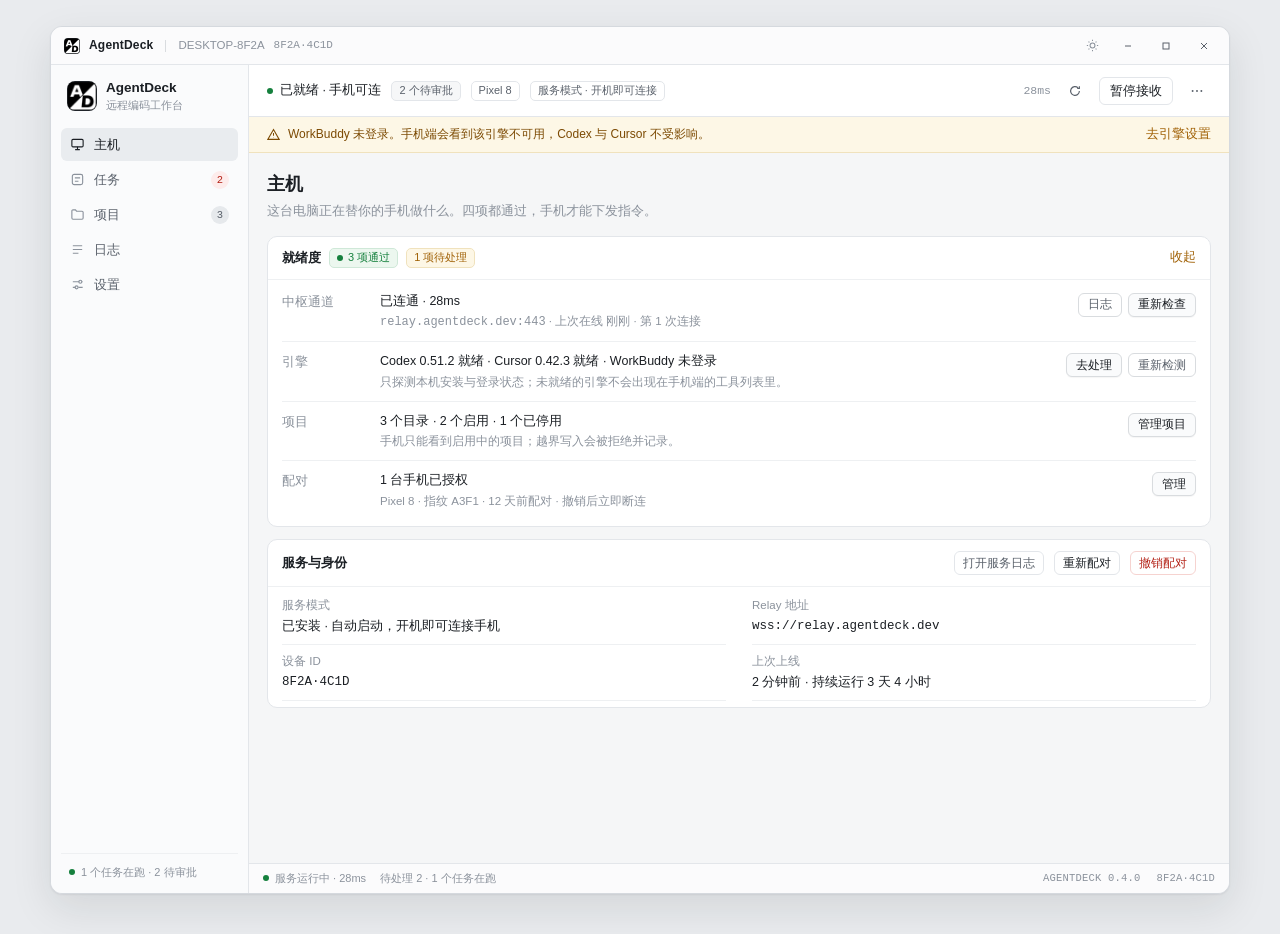
<file: design/v3-windows.html>
<!DOCTYPE html>
<html lang="zh-CN">
<head>
<meta charset="utf-8">
<meta name="viewport" content="width=device-width, initial-scale=1">
<title>AgentDeck Windows 客户端 · 改版</title>
<style>
:root{
  --bg:#f5f6f7; --panel:#fff; --line:#e3e6ea; --line2:#eef0f2;
  --t1:#1b1f24; --t2:#5a616b; --t3:#8b929c;
  --act:#1b1f24; --on-act:#fff; --act-h:#2b3138;
  --green:#15803d; --green-bg:#ecf7ef; --green-line:#cfe8d8;
  --amber:#a16207; --amber-bg:#fdf7e6; --amber-line:#f0e2bd;
  --red:#b42318; --red-bg:#fdeceb; --red-line:#f6d3d0;
  --bg-alt:#fafbfc; --window:#e9ebee; --app-border:#d5d9de;
  --titlebar:#fbfbfc; --hover:#f7f8f9; --hover2:#f0f2f4; --nav-active:#e9ecef;
  --item-active:#f2f5f7; --badge-bg:#e6e9ec;
  --tag-neutral:#f3f4f6; --tag-neutral-line:#e5e7eb; --plain-bg:#f6f7f8;
  --sep:#d9dcdf; --dot-gray:#b0b6bd;
  --input-focus:#9aa3ad; --focus-ring:rgba(27,31,36,.06);
  --mark:#b8bec6; --opt-on-bg:#fbfcfd; --switch-off:#c9ced4; --switch-knob:#fff;
  --qr-bg:#fbfcfd; --qr-line:#c3c9d0; --qr-fg:#7d858e;
  --lv-blue-fg:#155e75; --lv-blue-bg:#e8f4f8; --lv-blue-line:#cfe6ee;
  --banner-fg:#7c4a03; --scroll:#d3d8de; --scroll-h:#bcc3cb; --close:#e81123;
  --app-shadow:0 14px 40px rgba(20,25,32,.10),0 1px 2px rgba(20,25,32,.06);
  --mono:ui-monospace,"Cascadia Mono","Consolas","SF Mono",monospace;
  --app-icon:url("[data-uri]");
}
:root.dark{
  --bg:#141618; --panel:#1b1e21; --line:#2b3035; --line2:#23272b;
  --t1:#e4e7ea; --t2:#a3a9b0; --t3:#737a82;
  --act:#e6e9ec; --on-act:#141618; --act-h:#f4f6f8;
  --green:#3fb950; --green-bg:#13261a; --green-line:#1f4a2c;
  --amber:#d9a23c; --amber-bg:#2a2113; --amber-line:#453520;
  --red:#f85149; --red-bg:#2a1614; --red-line:#52241f;
  --bg-alt:#101214; --window:#0a0b0c; --app-border:#33383d;
  --titlebar:#16181a; --hover:#24282c; --hover2:#22262a; --nav-active:#2a2f34;
  --item-active:#20252a; --badge-bg:#2a2f34;
  --tag-neutral:#23272b; --tag-neutral-line:#31363b; --plain-bg:#202427;
  --sep:#33383d; --dot-gray:#555b62;
  --input-focus:#5a616b; --focus-ring:rgba(230,233,236,.10);
  --mark:#4a5158; --opt-on-bg:#202528; --switch-off:#4a5158; --switch-knob:#1b1e21;
  --qr-bg:#f4f4f4; --qr-line:#c3c9d0; --qr-fg:#6b7076;
  --lv-blue-fg:#7dd3e8; --lv-blue-bg:#0e2027; --lv-blue-line:#1d4753;
  --banner-fg:#e0b062; --scroll:#3a4046; --scroll-h:#4a5158; --close:#c42b1c;
  --app-shadow:0 14px 40px rgba(0,0,0,.55),0 1px 2px rgba(0,0,0,.4);
}
*{box-sizing:border-box}
html,body{margin:0}
body{
  background:var(--window); padding:26px 20px 40px;
  font:13px/1.55 -apple-system,BlinkMacSystemFont,"Segoe UI","Microsoft YaHei",sans-serif;
  color:var(--t1); -webkit-font-smoothing:antialiased;
}
.app{
  width:1180px; max-width:100%; margin:0 auto; height:868px;
  background:var(--bg); border:1px solid var(--app-border); border-radius:12px;
  overflow:hidden; display:flex; flex-direction:column;
  box-shadow:var(--app-shadow);
}
/* title bar */
.titlebar{height:38px;flex:none;display:flex;align-items:center;gap:9px;padding:0 6px 0 13px;background:var(--titlebar);border-bottom:1px solid var(--line);user-select:none}
.tb-logo{width:16px;height:16px;border-radius:4px;background-color:var(--act);background-image:var(--app-icon,none);background-size:contain;background-position:center;background-repeat:no-repeat}
.about-logo{width:44px;height:44px;flex:none;border-radius:10px;background-color:var(--act);background-image:var(--app-icon,none);background-size:contain;background-position:center;background-repeat:no-repeat}
.tb-name{font-size:12px;font-weight:600;letter-spacing:.2px}
.tb-sep{width:1px;height:12px;background:var(--sep);margin:0 3px}
.tb-meta{font-size:11.5px;color:var(--t3)}
.tb-meta.mono{font-family:var(--mono);font-size:11px}
.tb-right{margin-left:auto;display:flex;align-items:center}
.theme-btn{width:26px;height:26px;display:grid;place-items:center;border:0;background:none;border-radius:5px;color:var(--t3);cursor:pointer;margin-right:4px}
.theme-btn:hover{background:var(--hover2);color:var(--t1)}
html.dark .i-sun{display:none}
html:not(.dark) .i-moon{display:none}
.wctl{width:38px;height:38px;display:grid;place-items:center;color:var(--t2);cursor:default}
.wctl:hover{background:var(--line2)}
.wctl.close:hover{background:var(--close);color:#fff}
/* shell */
.shell{flex:1;display:flex;min-height:0}
.sidebar{width:198px;flex:none;background:var(--bg-alt);border-right:1px solid var(--line);display:flex;flex-direction:column;padding:14px 10px 10px}
.brand{display:flex;align-items:center;gap:9px;padding:0 6px 16px}
.brand-mark{width:30px;height:30px;border-radius:8px;background-color:var(--act);background-image:var(--app-icon,none);background-size:contain;background-position:center;background-repeat:no-repeat;flex:none}
.brand-name{font-size:13.5px;font-weight:600;line-height:1.3}
.brand-sub{font-size:10.5px;color:var(--t3);line-height:1.4;margin-top:1px}
.nav{display:flex;flex-direction:column;gap:2px}
.nav-item{display:flex;align-items:center;gap:9px;height:33px;padding:0 9px;border-radius:6px;color:var(--t2);font-size:13px;cursor:pointer;border:0;background:none;width:100%;text-align:left;font-family:inherit}
.nav-item svg{flex:none;color:var(--t3)}
.nav-item:hover{background:var(--hover2)}
.nav-item.active{background:var(--nav-active);color:var(--t1);font-weight:500}
.nav-item.active svg{color:var(--t1)}
.nav-badge{margin-left:auto;min-width:18px;height:18px;padding:0 5px;border-radius:9px;background:var(--badge-bg);color:var(--t2);font:400 10.5px/18px var(--mono);text-align:center}
.nav-badge.warn{background:var(--amber-bg);color:var(--amber)}
.nav-badge.danger{background:var(--red-bg);color:var(--red)}
.side-foot{margin-top:auto;padding:10px 8px 2px;border-top:1px solid var(--line2);font-size:11px;color:var(--t3);display:flex;align-items:center;gap:6px}
/* main */
.main{flex:1;min-width:0;display:flex;flex-direction:column}
.topbar{height:52px;flex:none;display:flex;align-items:center;gap:10px;padding:0 18px;background:var(--panel);border-bottom:1px solid var(--line)}
.state{display:flex;align-items:center;gap:7px;font-size:12.5px;font-weight:500}
.dot{width:6px;height:6px;border-radius:50%;background:var(--green);flex:none}
.dot.amber{background:var(--amber)}
.dot.gray{background:var(--dot-gray)}
.topbar .spacer{flex:1}
.meta{font-size:11.5px;color:var(--t3);font-family:var(--mono)}
.btn{height:28px;padding:0 10px;border:1px solid var(--line);background:var(--panel);border-radius:6px;font:400 12.5px/1 inherit;color:var(--t1);cursor:pointer;display:inline-flex;align-items:center;gap:6px;font-family:inherit;white-space:nowrap}
.btn:hover{background:var(--hover)}
.btn.primary{background:var(--act);border-color:var(--act);color:var(--on-act)}
.btn.primary:disabled{background:var(--hover);border-color:var(--line);color:var(--t3)}
.btn.primary:hover{background:var(--act-h)}
.btn.sm{height:24px;padding:0 8px;font-size:12px}
.btn.danger{color:var(--red);border-color:var(--red-line)}
.btn.danger:hover{background:var(--red-bg)}
/* Quiet = same outline as a normal button, but the label steps back to t2 so a
   row of three buttons still has an order: quiet < normal < danger. */
.btn.quiet{color:var(--t2)}
.btn.quiet:hover{color:var(--t1)}
.btn:disabled{color:var(--t3);cursor:default;background:var(--hover);border-color:var(--line)}
.icon-btn{width:28px;height:28px;display:grid;place-items:center;border:1px solid transparent;background:none;border-radius:6px;color:var(--t2);cursor:pointer}
.icon-btn:hover{background:var(--hover2);border-color:var(--line)}
.pill{display:inline-flex;align-items:center;gap:5px;height:20px;padding:0 7px;border-radius:5px;font-size:11px;border:1px solid var(--line);color:var(--t2);background:var(--panel);white-space:nowrap}
.pill.ok{color:var(--green);background:var(--green-bg);border-color:var(--green-line)}
.pill.warn{color:var(--amber);background:var(--amber-bg);border-color:var(--amber-line)}
.pill.danger{color:var(--red);background:var(--red-bg);border-color:var(--red-line)}
.pill.off{color:var(--t3);background:var(--tag-neutral)}
.pill.plain{background:var(--plain-bg)}
.banner{flex:none;display:flex;align-items:center;gap:8px;padding:8px 18px;background:var(--amber-bg);border-bottom:1px solid var(--amber-line);font-size:12px;color:var(--banner-fg)}
.banner b{font-weight:500}
.banner .link{margin-left:auto}
.link{color:var(--amber);cursor:pointer;font-size:12.5px;text-decoration:none;background:none;border:0;padding:0;font-family:inherit}
.link:hover{text-decoration:underline}
.link.muted{color:var(--t2)}
.content{flex:1;overflow:auto;padding:16px 18px 22px}
.page{display:none}
.page.active{display:block}
.page-head{display:flex;align-items:flex-start;gap:12px;margin:2px 0 14px}
.page-head h1{font-size:18px;font-weight:600;margin:0 0 3px;letter-spacing:.2px}
.page-head p{margin:0;font-size:12.5px;color:var(--t3)}
.page-head .actions{margin-left:auto;display:flex;gap:8px;flex:none;padding-top:2px}
/* cards */
.card{background:var(--panel);border:1px solid var(--line);border-radius:10px;margin-bottom:12px;overflow:hidden}
.card-h{display:flex;align-items:center;gap:8px;padding:11px 14px;border-bottom:1px solid var(--line2);min-height:41px}
.card-h h2{font-size:13px;font-weight:600;margin:0}
.card-h .right{margin-left:auto;display:flex;align-items:center;gap:10px}
.card-b{padding:2px 14px 6px}
.card-b.tight{padding:0}
.row{display:flex;align-items:flex-start;gap:12px;padding:10px 0;border-bottom:1px solid var(--line2)}
.row:last-child{border-bottom:0}
.row-k{width:86px;flex:none;font-size:12.5px;color:var(--t3);padding-top:1px}
.row-v{flex:1;min-width:0;font-size:12.5px}
.row-v>.v{font-weight:500}
.row-a{flex:none;display:flex;gap:6px;padding-top:1px}
/* Row actions are buttons, not underlined words: every line of the checklist
   ends with something you can press, and a bare word at this size reads as a
   label. The first pass used --line for the border and vanished into the white
   card, so these use --sep plus a one-pixel lift. Neutral on purpose — four
   tinted buttons stacked down the page would compete with the values they act
   on, and the primary/secondary split is carried by weight, not colour. */
.row-a .link{
  display:inline-flex;align-items:center;height:24px;padding:0 9px;
  border:1px solid var(--sep);border-radius:6px;background:var(--bg-alt);
  font-size:12px;color:var(--t1);white-space:nowrap;
  box-shadow:0 1px 1px rgba(20,25,32,.04);
}
.row-a .link:hover{background:var(--panel);border-color:var(--mark);text-decoration:none}
.row-a .link.muted{color:var(--t2);border-color:var(--sep);background:var(--panel);box-shadow:none}
.row-a .link.muted:hover{color:var(--t1);border-color:var(--sep);background:var(--hover)}
.sub{font-size:11.5px;color:var(--t3);margin-top:2px;line-height:1.5}
.kv{display:grid;grid-template-columns:1fr 1fr;gap:0 26px}
.kv>div{padding:8px 0;border-bottom:1px solid var(--line2)}
.kv .k{font-size:11.5px;color:var(--t3);margin-bottom:2px}
.kv .v{font-size:12.5px}
.mono{font-family:var(--mono);font-size:12px}
.muted{color:var(--t3)}
.empty{padding:26px 14px;text-align:center;color:var(--t3);font-size:12px}
/* table */
.tbl{width:100%;border-collapse:collapse;font-size:12.5px}
.tbl th{text-align:left;font-weight:400;color:var(--t3);font-size:11px;letter-spacing:.2px;padding:7px 10px;background:var(--bg-alt);border-bottom:1px solid var(--line)}
.tbl td{padding:8px 10px;border-bottom:1px solid var(--line2);vertical-align:top}
.tbl tr:last-child td{border-bottom:0}
.tbl .num{font-family:var(--mono);font-size:11.5px;color:var(--t3);white-space:nowrap}
.tbl .path{font-family:var(--mono);font-size:11.5px;color:var(--t2);overflow:hidden;text-overflow:ellipsis;white-space:nowrap;max-width:340px}
/* tabs */
.tabs{display:flex;gap:2px;padding:0 14px;border-bottom:1px solid var(--line);background:var(--panel)}
.tab{height:35px;padding:0 10px;display:inline-flex;align-items:center;font-size:12.5px;color:var(--t2);border:0;border-bottom:2px solid transparent;margin-bottom:-1px;background:none;cursor:pointer;font-family:inherit}
.tab:hover{color:var(--t1)}
.tab.active{color:var(--t1);font-weight:500;border-bottom-color:var(--act)}
.tabpanes{display:none}
.tabpanes.active{display:flex;flex-direction:column;flex:1}
/* forms */
.field{display:flex;align-items:flex-start;gap:12px;padding:10px 0;border-bottom:1px solid var(--line2)}
.field:last-child{border-bottom:0}
.field>label{width:112px;flex:none;font-size:12.5px;color:var(--t3);padding-top:6px}
.field .ctl{flex:1;min-width:0}
.input{width:100%;height:28px;border:1px solid var(--line);border-radius:6px;padding:0 9px;font:400 12.5px/1 inherit;color:var(--t1);background:var(--panel);font-family:inherit}
.input:focus{outline:none;border-color:var(--input-focus);box-shadow:0 0 0 3px var(--focus-ring)}
.input[readonly]{background:var(--hover);color:var(--t2);font-family:var(--mono);font-size:12px}
.inline{display:flex;gap:6px;align-items:center}
.chips{display:flex;gap:6px;flex-wrap:wrap;align-items:center}
.chip{height:24px;display:inline-flex;align-items:center;gap:6px;padding:0 8px;border:1px solid var(--line);border-radius:5px;font:400 12px/1 var(--mono);background:var(--bg-alt);color:var(--t2)}
.chip .x{color:var(--t3);cursor:pointer;font-family:sans-serif}
.switch{width:32px;height:18px;border-radius:9px;background:var(--switch-off);position:relative;flex:none;cursor:pointer;transition:background .15s}
.switch::after{content:"";position:absolute;top:2px;left:2px;width:14px;height:14px;border-radius:50%;background:var(--switch-knob);transition:left .15s;box-shadow:0 1px 2px rgba(0,0,0,.2)}
.switch.on{background:var(--act)}
.switch.on::after{left:16px}
/* split */
.split{display:flex;gap:12px;align-items:flex-start}
.proj{width:296px;flex:none;display:flex;flex-direction:column;min-height:560px}
.proj-detail{flex:1;min-width:0;display:flex;flex-direction:column;min-height:560px}
.search{position:relative;padding:10px 12px;border-bottom:1px solid var(--line2)}
.search input{height:28px;padding-left:26px}
.search svg{position:absolute;left:21px;top:18px;color:var(--t3)}
.proj-item{padding:10px 12px;border-bottom:1px solid var(--line2);cursor:pointer}
.proj-item:last-child{border-bottom:0}
.proj-item:hover{background:var(--hover)}
.proj-item.active{background:var(--item-active);box-shadow:inset 2px 0 0 var(--act)}
.pi-top{display:flex;align-items:center;gap:8px}
.pi-name{font-size:12.5px;font-weight:500}
.pi-top .pill{margin-left:auto;height:18px;font-size:10.5px}
.pi-path{font-family:var(--mono);font-size:11px;color:var(--t3);margin-top:3px;overflow:hidden;text-overflow:ellipsis;white-space:nowrap}
.detail-head{padding:12px 14px;border-bottom:1px solid var(--line2);display:flex;align-items:flex-start;gap:10px}
.detail-head h3{margin:0;font-size:14px;font-weight:600}
.detail-head .path{font-family:var(--mono);font-size:11px;color:var(--t3);margin-top:3px}
.detail-head .actions{margin-left:auto;display:flex;gap:6px;flex:none}
.pane-pad{padding:2px 14px 10px}
.save-bar{display:flex;align-items:center;gap:10px;padding:10px 14px;border-top:1px solid var(--line);background:var(--bg-alt);margin-top:auto}
.save-bar .state{font-size:11.5px;color:var(--t3);font-weight:400}
.save-bar .actions{margin-left:auto;display:flex;gap:8px}
/* radio cards */
.opt{display:flex;gap:9px;padding:9px 10px;border:1px solid var(--line);border-radius:7px;margin-bottom:6px;cursor:pointer;background:var(--panel)}
.opt:hover{background:var(--hover)}
.opt.on{border-color:var(--input-focus);background:var(--opt-on-bg)}
.opt .mark{width:14px;height:14px;border-radius:50%;border:1px solid var(--mark);flex:none;margin-top:2px;position:relative}
.opt.on .mark{border-color:var(--act);border-width:4px}
.opt .t{font-size:12.5px;font-weight:500}
.opt .d{font-size:11.5px;color:var(--t3);margin-top:2px}
.group-label{font-size:11px;color:var(--t3);margin:12px 0 7px;letter-spacing:.3px}
/* 执行权限面板要在一屏内放完：两组单选 + 引擎表 + 保存条，行距比其它面板紧一档 */
[data-pane="perm"] .pane-pad{padding-bottom:2px}
[data-pane="perm"] .group-label{margin:8px 0 5px}
[data-pane="perm"] .opt{padding:6px 10px;margin-bottom:5px}
[data-pane="perm"] .tbl td{padding:6px 10px}
/* log */
.log-bar{display:flex;align-items:center;gap:8px;padding:9px 12px;border-bottom:1px solid var(--line);background:var(--bg-alt);flex-wrap:wrap}
.sel{height:26px;width:132px;border:1px solid var(--line);border-radius:5px;background:var(--panel);font:400 12px/1 inherit;color:var(--t1);padding:0 6px;font-family:inherit}
.log-bar .input{height:26px;width:220px}
.log-tbl td{padding:6px 10px;font-size:12px}
.lv{display:inline-block;min-width:38px;text-align:center;padding:1px 6px;border-radius:4px;font-size:10.5px;border:1px solid transparent}
.lv.c1{color:var(--lv-blue-fg);background:var(--lv-blue-bg);border-color:var(--lv-blue-line)}
.lv.c2{color:var(--t2);background:var(--tag-neutral);border-color:var(--tag-neutral-line)}
.lv.c3{color:var(--green);background:var(--green-bg);border-color:var(--green-line)}
.lv.c4{color:var(--amber);background:var(--amber-bg);border-color:var(--amber-line)}
.lv.c5{color:var(--red);background:var(--red-bg);border-color:var(--red-line)}
.log-foot{display:flex;align-items:center;padding:9px 14px;font-size:11.5px;color:var(--t3);border-top:1px solid var(--line);background:var(--bg-alt)}
.log-foot .r{margin-left:auto;font-family:var(--mono);font-size:11px}
/* qr */
.pair-media{width:176px;flex:none;display:flex;flex-direction:column;gap:7px}
.qr{width:176px;height:176px;border:1px dashed var(--qr-line);border-radius:8px;background:var(--qr-bg);display:flex;flex-direction:column;align-items:center;justify-content:center;gap:5px;color:var(--qr-fg);font-size:11.5px;text-align:center;line-height:1.6}
.qr.has-code{padding:9px;border-style:solid;border-color:var(--line);background:#fff;cursor:zoom-in}
.qr.has-code img{width:100%;height:100%;object-fit:contain;image-rendering:pixelated;border-radius:2px}
/* An expired code stays on screen (so the square does not jump back to an
   empty frame) but is visibly dead — scanning it would only fail. */
.qr.expired{opacity:.38;filter:grayscale(1)}
.qr-cap{font-family:var(--mono);font-size:10.5px;color:var(--t3);text-align:center;letter-spacing:.2px}
.qr-cap.warn{color:var(--red)}
.pair-wrap{display:flex;gap:18px;padding:14px 4px}
.pair-info{flex:1;min-width:0}
/* sheet */
/* The title bar is a real non-client area: WebView2 promotes app-region:drag
   to OS chrome, which paints above the DOM, so a fixed scrim cannot cover it.
   Starting below the bar is the honest version — dimming the content, leaving
   the window's own frame alone, the way a native modal behaves. */
.scrim{position:fixed;inset:38px 0 0;z-index:60;background:rgba(28,32,36,.34);display:flex;align-items:center;justify-content:center;padding:24px}
.scrim[hidden]{display:none}
.sheet{width:420px;max-width:100%;background:var(--panel);border:1px solid var(--line);border-radius:10px;box-shadow:0 18px 48px rgba(16,20,24,.24);padding:20px 22px 16px}
.sheet h3{margin:0 0 7px;font-size:14px;font-weight:600}
.sheet p{margin:0 0 14px;font-size:12px;color:var(--t2);line-height:1.65}
.fp{font-family:var(--mono);font-size:12.5px;letter-spacing:.8px;line-height:1.8;text-align:center;word-break:break-all;background:var(--bg-alt);border:1px solid var(--line);border-radius:6px;padding:11px 14px}
.sheet .actions{display:flex;justify-content:flex-end;gap:8px;margin-top:16px}
/* form sheets (Relay config / project policy): reuse the page's inputs and
   buttons, but give the dialog a wider body and a compact field layout. */
.sheet.wide{width:560px}
.sheet .sfield{margin-bottom:12px}
.sheet .sfield label{display:block;font-size:11.5px;color:var(--t3);margin-bottom:5px}
.sheet .sfield .input{height:32px}
.sheet .hint{font-size:11px;color:var(--t3);margin-top:5px;line-height:1.55}
.sheet .err{min-height:16px;font-size:11.5px;color:var(--red);margin-top:2px}
.sheet .err:empty{display:none}
.sheet .pj-toolbar{display:flex;align-items:center;gap:8px;margin:4px 0 10px}
.sheet .pj-table{width:100%;border-collapse:collapse;font-size:12px}
.sheet .pj-table th{text-align:left;font-weight:400;color:var(--t3);font-size:11px;padding:6px 8px;background:var(--bg-alt);border-bottom:1px solid var(--line)}
.sheet .pj-table td{padding:7px 8px;border-bottom:1px solid var(--line2);vertical-align:middle}
.sheet .pj-table tr:last-child td{border-bottom:0}
.sheet .pj-table .dir{font-family:var(--mono);font-size:11px;color:var(--t2);word-break:break-all}
.sheet .pj-table .input{height:26px;font-size:11.5px}
.sheet .pj-table .sel{height:26px;width:74px}
.sheet .pj-empty{padding:18px 8px;text-align:center;color:var(--t3);font-size:12px}
.sheet .pj-del{border:0;background:none;color:var(--red);cursor:pointer;font-size:12px;padding:2px 6px;font-family:inherit;white-space:nowrap}
.sheet .pj-del:hover{text-decoration:underline}
/* status bar */
.statusbar{height:30px;flex:none;display:flex;align-items:center;gap:14px;padding:0 14px;background:var(--titlebar);border-top:1px solid var(--line);font-size:11px;color:var(--t3)}
.statusbar .r{margin-left:auto;display:flex;gap:16px;font-family:var(--mono);font-size:10.5px;letter-spacing:.2px}
.statusbar .item{display:flex;align-items:center;gap:6px}
::-webkit-scrollbar{width:10px;height:10px}
::-webkit-scrollbar-thumb{background:var(--scroll);border:3px solid var(--bg);border-radius:6px}
::-webkit-scrollbar-thumb:hover{background:var(--scroll-h)}
::-webkit-scrollbar-track{background:transparent}
</style>
<script>
(function(){
  var q = new URLSearchParams(location.search).get('theme');
  var sv = null; try { sv = localStorage.getItem('ad-theme'); } catch(e){}
  var dark = q ? q === 'dark' : (sv ? sv === 'dark' : window.matchMedia('(prefers-color-scheme: dark)').matches);
  if (dark) document.documentElement.classList.add('dark');
})();
</script>
</head>
<body>
<div class="app">

  <div class="titlebar">
    <div class="tb-logo" aria-label="AgentDeck"></div>
    <div class="tb-name">AgentDeck</div>
    <div class="tb-sep"></div>
    <div class="tb-meta" id="tb-machine">DESKTOP-8F2A</div>
    <div class="tb-meta mono" id="tb-device">8F2A·4C1D</div>
    <div class="tb-right">
      <button class="theme-btn" title="切换深浅色（样稿用）" onclick="(function(){var d=document.documentElement.classList.toggle('dark');try{localStorage.setItem('ad-theme',d?'dark':'light')}catch(e){}})()">
        <svg class="i-moon" width="13" height="13" viewBox="0 0 16 16" fill="none" stroke="currentColor" stroke-width="1.3"><path d="M13.2 9.6A5.6 5.6 0 0 1 6.4 2.8a5.6 5.6 0 1 0 6.8 6.8z"/></svg>
        <svg class="i-sun" width="13" height="13" viewBox="0 0 16 16" fill="none" stroke="currentColor" stroke-width="1.3"><circle cx="8" cy="8" r="3"/><path d="M8 1v1.6M8 13.4V15M1 8h1.6M13.4 8H15M3.1 3.1l1.1 1.1M11.8 11.8l1.1 1.1M12.9 3.1l-1.1 1.1M4.2 11.8l-1.1 1.1"/></svg>
      </button>
      <div class="wctl"><svg width="10" height="10" viewBox="0 0 10 10"><path d="M2 5h6" stroke="currentColor" stroke-width="1"/></svg></div>
      <div class="wctl"><svg width="10" height="10" viewBox="0 0 10 10"><rect x="2" y="2" width="6" height="6" fill="none" stroke="currentColor" stroke-width="1"/></svg></div>
      <div class="wctl close"><svg width="10" height="10" viewBox="0 0 10 10"><path d="M2 2l6 6M8 2l-6 6" stroke="currentColor" stroke-width="1"/></svg></div>
    </div>
  </div>

  <div class="shell">
    <aside class="sidebar">
      <div class="brand">
        <div class="brand-mark" aria-label="AgentDeck"></div>
        <div>
          <div class="brand-name">AgentDeck</div>
          <div class="brand-sub">远程编码工作台</div>
        </div>
      </div>
      <nav class="nav">
        <button class="nav-item active" data-go="host">
          <svg width="15" height="15" viewBox="0 0 16 16" fill="none" stroke="currentColor" stroke-width="1.2"><rect x="2" y="2.5" width="12" height="8" rx="1.2"/><path d="M5.5 13.5h5M8 10.5v3"/></svg>
          主机
        </button>
        <button class="nav-item" data-go="tasks">
          <svg width="15" height="15" viewBox="0 0 16 16" fill="none" stroke="currentColor" stroke-width="1.2"><rect x="2.5" y="2.5" width="11" height="11" rx="2"/><path d="M5.2 6.2h5.6M5.2 9.8h3.8"/></svg>
          任务<span class="nav-badge danger" id="badge-tasks">2</span>
        </button>
        <button class="nav-item" data-go="projects">
          <svg width="15" height="15" viewBox="0 0 16 16" fill="none" stroke="currentColor" stroke-width="1.2"><path d="M2 4.2c0-.7.6-1.2 1.2-1.2h2.6l1.2 1.5h5.8c.7 0 1.2.6 1.2 1.2v6.1c0 .7-.6 1.2-1.2 1.2H3.2c-.7 0-1.2-.6-1.2-1.2z"/></svg>
          项目<span class="nav-badge" id="badge-projects">3</span>
        </button>
        <button class="nav-item" data-go="logs">
          <svg width="15" height="15" viewBox="0 0 16 16" fill="none" stroke="currentColor" stroke-width="1.2"><path d="M3 4h10M3 8h10M3 12h6"/></svg>
          日志
        </button>
        <button class="nav-item" data-go="settings">
          <svg width="15" height="15" viewBox="0 0 16 16" fill="none" stroke="currentColor" stroke-width="1.2"><path d="M3 5h7M13 5h.5M3 11h3M9 11h4.5"/><circle cx="11" cy="5" r="1.6"/><circle cx="7" cy="11" r="1.6"/></svg>
          设置
        </button>
      </nav>
      <div class="side-foot" id="side-foot"><span class="dot"></span>1 个任务在跑 · 2 待审批</div>
    </aside>

    <main class="main">
      <div class="topbar">
        <div class="state" id="top-state"><span class="dot"></span>已就绪 · 手机可连</div>
        <span class="pill plain" id="top-pending">2 个待审批</span>
        <span class="pill" id="top-phone">Pixel 8</span>
        <span class="pill" id="top-service">服务模式 · 开机即可连接</span>
        <div class="spacer"></div>
        <div class="meta" id="top-meta">28ms</div>
        <button class="icon-btn" title="重新检查" data-act="refresh">
          <svg width="14" height="14" viewBox="0 0 16 16" fill="none" stroke="currentColor" stroke-width="1.3"><path d="M13 8a5 5 0 1 1-1.6-3.7"/><path d="M13 2.5V5h-2.5"/></svg>
        </button>
        <button class="btn" id="top-pause" data-act="pause">暂停接收</button>
        <button class="icon-btn" title="更多" id="top-more">
          <svg width="14" height="14" viewBox="0 0 16 16" fill="currentColor"><circle cx="3" cy="8" r="1.1"/><circle cx="8" cy="8" r="1.1"/><circle cx="13" cy="8" r="1.1"/></svg>
        </button>
      </div>

      <div class="banner" id="banner">
        <svg width="13" height="13" viewBox="0 0 16 16" fill="none" stroke="currentColor" stroke-width="1.3"><path d="M8 1.8 15 14H1z"/><path d="M8 6v3.4M8 11.8v.1"/></svg>
        <span id="banner-text"><b>WorkBuddy 未登录。</b>手机端会看到该引擎不可用，Codex 与 Cursor 不受影响。</span>
        <a class="link" data-go="settings" data-tab="eng">去引擎设置</a>
      </div>

      <div class="content">

        <!-- 主机 -->
        <section class="page active" data-page="host">
          <div class="page-head">
            <div>
              <h1>主机</h1>
              <p>这台电脑正在替你的手机做什么。四项都通过，手机才能下发指令。</p>
            </div>
          </div>

          <div class="card">
            <div class="card-h">
              <h2>就绪度</h2>
              <span class="pill ok" id="ready-pass"><span class="dot"></span>3 项通过</span>
              <span class="pill warn" id="ready-pending">1 项待处理</span>
              <div class="right"><a class="link" id="collapse">收起</a></div>
            </div>
            <div class="card-b" id="ready-body">
              <div class="row">
                <div class="row-k">中枢通道</div>
                <div class="row-v">
                  <div class="v">已连通 · 28ms</div>
                  <div class="sub"><span class="mono">relay.agentdeck.dev:443</span> · 上次在线 刚刚 · 第 1 次连接</div>
                </div>
                <div class="row-a"><a class="link muted">日志</a><a class="link">重新检查</a></div>
              </div>
              <div class="row">
                <div class="row-k">引擎</div>
                <div class="row-v">
                  <div class="v">Codex 0.51.2 就绪 · Cursor 0.42.3 就绪 · WorkBuddy 未登录</div>
                  <div class="sub">只探测本机安装与登录状态；未就绪的引擎不会出现在手机端的工具列表里。</div>
                </div>
                <div class="row-a"><a class="link" data-go="settings" data-tab="eng">去处理</a><a class="link muted">重新检测</a></div>
              </div>
              <div class="row">
                <div class="row-k">项目</div>
                <div class="row-v">
                  <div class="v">3 个目录 · 2 个启用 · 1 个已停用</div>
                  <div class="sub">手机只能看到启用中的项目；越界写入会被拒绝并记录。</div>
                </div>
                <div class="row-a"><a class="link" data-go="projects">管理项目</a></div>
              </div>
              <div class="row">
                <div class="row-k">配对</div>
                <div class="row-v">
                  <div class="v">1 台手机已授权</div>
                  <div class="sub">Pixel 8 · 指纹 A3F1 · 12 天前配对 · 撤销后立即断连</div>
                </div>
                <div class="row-a"><a class="link" data-go="settings">管理</a></div>
              </div>
            </div>
          </div>

          <div class="card">
            <div class="card-h"><h2>服务与身份</h2><div class="right"><button class="btn sm quiet">打开服务日志</button><button class="btn sm">重新配对</button><button class="btn sm danger">撤销配对</button></div></div>
            <div class="card-b">
              <div class="kv" id="svc-kv">
                <div><div class="k">服务模式</div><div class="v">已安装 · 自动启动，开机即可连接手机</div></div>
                <div><div class="k">Relay 地址</div><div class="v mono">wss://relay.agentdeck.dev</div></div>
                <div><div class="k">设备 ID</div><div class="v mono">8F2A·4C1D</div></div>
                <div><div class="k">上次上线</div><div class="v">2 分钟前 · 持续运行 3 天 4 小时</div></div>
              </div>
            </div>
          </div>
        </section>

        <!-- 任务 -->
        <section class="page" data-page="tasks">
          <div class="page-head">
            <div>
              <h1>任务</h1>
              <p>看得到全部，只批不了任何一条。批准在手机上完成，电脑端只保留叫停。</p>
            </div>
          </div>

          <div class="card">
            <div class="card-h">
              <h2>正在执行</h2>
              <span class="pill ok" id="running-pill"><span class="dot"></span>1 个</span>
              <div class="right"><span class="sub" style="margin:0">事件实时推送</span></div>
            </div>
            <table class="tbl">
              <thead><tr><th style="width:120px">项目</th><th>任务</th><th style="width:84px">已运行</th><th style="width:190px">最后一条事件</th><th style="width:142px"></th></tr></thead>
              <tbody id="tasks-running">
                <tr>
                  <td>web-app</td>
                  <td>把登录页的校验逻辑抽成 <span class="mono">useAuth</span>，并补上过期提示</td>
                  <td class="num">02:14</td>
                  <td class="muted">20:08:44 消息</td>
                  <td style="text-align:right"><a class="link">查看轨迹</a><a class="link" style="margin-left:10px;color:var(--red)">叫停</a></td>
                </tr>
              </tbody>
            </table>
            <div class="sub" style="padding:9px 14px 11px">叫停会终止本次运行并保留已经产出的改动，二次确认后执行。撤销整个权限请到「项目」页。</div>
          </div>

          <div class="card">
            <div class="card-h">
              <h2>待批准</h2>
              <span class="pill danger" id="pending-pill">2 条</span>
              <div class="right"><span class="sub" style="margin:0">只有手机能批</span></div>
            </div>
            <table class="tbl">
              <thead><tr><th style="width:120px">项目</th><th>请求内容</th><th style="width:190px">影响范围</th><th style="width:88px">已等待</th><th style="width:88px">等待对象</th></tr></thead>
              <tbody id="tasks-pending">
                <tr>
                  <td>web-app</td>
                  <td class="mono">rm -rf dist/ &amp;&amp; pnpm build</td>
                  <td class="muted">删除并重建 dist/ 到 1 个目录</td>
                  <td class="num">04:12</td>
                  <td>Pixel 8</td>
                </tr>
                <tr>
                  <td>api-gateway</td>
                  <td class="mono">test/rate-limit.spec.ts <span class="muted">+12</span></td>
                  <td class="muted">写入 1 个文件，追加 12 行</td>
                  <td class="num">02:50</td>
                  <td>Pixel 8</td>
                </tr>
              </tbody>
            </table>
            <div class="sub" style="padding:9px 14px 11px">这里刻意不给批准按钮：让人离开工位去处理，正是这个产品存在的理由。要拒绝请在手机上操作，或直接叫停整个任务。</div>
          </div>

          <div class="card" style="margin-bottom:0">
            <div class="card-h">
              <h2>最近完成</h2>
              <div class="right"><a class="link muted" data-go="logs">在日志里看全部</a></div>
            </div>
            <table class="tbl">
              <thead><tr><th style="width:120px">项目</th><th>摘要</th><th style="width:84px">耗时</th><th style="width:96px">结束于</th><th style="width:80px">结果</th></tr></thead>
              <tbody id="tasks-done">
                <tr><td>api-gateway</td><td>给 <span class="mono">/orders</span> 加限流中间件</td><td class="num">11:40</td><td class="muted">19:52</td><td><span class="pill ok">完成</span></td></tr>
                <tr><td>web-app</td><td>修掉刷新后登录态丢失</td><td class="num">06:12</td><td class="muted">19:31</td><td><span class="pill ok">完成</span></td></tr>
                <tr><td>web-app</td><td>依赖升级到 pnpm 9.12</td><td class="num">01:08</td><td class="muted">19:04</td><td><span class="pill off">已取消</span></td></tr>
              </tbody>
            </table>
          </div>
        </section>

        <!-- 项目 -->
        <section class="page" data-page="projects">
          <div class="page-head">
            <div>
              <h1>项目</h1>
              <p>远程编码只限已授权目录；越界写入会被拒绝并记录。手机看不到真实路径以外的任何位置。</p>
            </div>
            <div class="actions"><button class="btn" data-act="edit-projects">添加项目目录</button></div>
          </div>

          <div class="split">
            <div class="card proj" style="margin-bottom:0" id="proj-list">
              <div class="search">
                <svg width="13" height="13" viewBox="0 0 16 16" fill="none" stroke="currentColor" stroke-width="1.3"><circle cx="7" cy="7" r="4.2"/><path d="M10.2 10.2 13.5 13.5"/></svg>
                <input class="input" placeholder="搜索项目">
              </div>
              <div class="proj-item active">
                <div class="pi-top"><span class="pi-name">web-app</span><span class="pill ok">已启用</span></div>
                <div class="pi-path">D:\work\web-app</div>
              </div>
              <div class="proj-item">
                <div class="pi-top"><span class="pi-name">api-gateway</span><span class="pill">只读</span></div>
                <div class="pi-path">D:\work\api-gateway</div>
              </div>
              <div class="proj-item">
                <div class="pi-top"><span class="pi-name">scratch</span><span class="pill off">已停用</span></div>
                <div class="pi-path">D:\Users\hello\Links\data</div>
              </div>
              <div class="sub" style="margin-top:auto;padding:10px 12px;border-top:1px solid var(--line2)">停用或移除后，手机立即失去访问，正在跑的任务会被取消。</div>
            </div>

            <div class="card proj-detail" style="margin-bottom:0" id="proj-detail">
              <div class="detail-head">
                <div>
                  <h3>web-app</h3>
                  <div class="path">D:\work\web-app</div>
                </div>
                <div class="actions">
                  <button class="btn sm">打开目录</button>
                  <button class="btn sm">复制路径</button>
                </div>
              </div>
              <div class="tabs">
                <button class="tab active" data-tab="cfg">配置</button>
                <button class="tab" data-tab="perm">执行权限</button>
                <button class="tab" data-tab="plog">日志</button>
              </div>

              <div class="tabpanes active" data-pane="cfg">
                <div class="pane-pad">
                  <div class="field">
                    <label>显示名称</label>
                    <div class="ctl"><input class="input" value="web-app"><div class="sub">手机端看到的名称，可随时改，不影响真实路径。</div></div>
                  </div>
                  <div class="field">
                    <label>真实路径</label>
                    <div class="ctl"><div class="inline"><input class="input" readonly value="D:\work\web-app"><button class="btn sm">复制</button></div><div class="sub">只读。手机不能浏览目录，也不能提交任意工作目录。</div></div>
                  </div>
                  <div class="field">
                    <label>常用预览端口</label>
                    <div class="ctl">
                      <div class="chips"><span class="chip">5173 <span class="x">×</span></span><span class="chip">3000 <span class="x">×</span></span><button class="btn sm">+ 添加端口</button></div>
                      <div class="sub">手机项目页可一键打开这些端口；轨迹里出现的 localhost 链接也能直接点开。</div>
                    </div>
                  </div>
                  <div class="field">
                    <label>启用</label>
                    <div class="ctl" style="display:flex;align-items:center;gap:10px;padding-top:4px"><span class="switch on" data-switch></span><span style="font-size:12.5px;color:var(--t2)">启用中 · 手机可见</span></div>
                  </div>
                  <div style="display:flex;align-items:center;gap:10px;padding:12px 0 6px">
                    <div><div style="font-size:12.5px;font-weight:500">取消共享</div><div class="sub">只撤销手机访问与执行权限，不删除本地文件。项目还有任务在跑时必须先停止。</div></div>
                    <button class="btn sm danger" style="margin-left:auto;flex:none">取消共享</button>
                  </div>
                </div>
                <div class="save-bar"><span class="state">配置已与当前一致</span><div class="actions"><button class="btn" disabled>放弃改动</button><button class="btn primary" disabled>保存</button></div></div>
              </div>

              <div class="tabpanes" data-pane="perm">
                <div class="pane-pad">
                  <div class="sub" style="padding:6px 0 0">策略按项目保存，只作用于当前电脑的这个项目，对后续所有会话生效。新加的项目默认只读。</div>
                  <div class="group-label">访问范围</div>
                  <div class="opt on"><span class="mark"></span><div><div class="t">项目目录可写</div><div class="d">子目录继承本目录权限；符号链接与目录联接越界一律拒绝。</div></div></div>
                  <div class="opt"><span class="mark"></span><div><div class="t">项目目录只读</div><div class="d">允许读取、搜索与预览，任何写入直接失败并上报。这是新项目的默认值。</div></div></div>
                  <div class="group-label">命令审批</div>
                  <div class="opt on"><span class="mark"></span><div><div class="t">按需请求许可</div><div class="d">需要写入或执行命令时推送到手机，等你批准后再继续。</div></div></div>
                  <div class="opt"><span class="mark"></span><div><div class="t">不请求直接执行</div><div class="d">在访问范围内直接执行，不打断。适合只读或可信项目。</div></div></div>
                  <div class="group-label">该策略对哪个引擎生效</div>
                  <table class="tbl">
                    <thead><tr><th style="width:110px">引擎</th><th>状态</th><th style="width:150px">执行权限来源</th></tr></thead>
                    <tbody>
                      <tr><td>Codex</td><td><span class="pill ok">受此策略约束</span></td><td class="muted">本页配置</td></tr>
                      <tr><td>Cursor</td><td><span class="pill off">不受约束</span></td><td class="muted">Cursor 桌面端</td></tr>
                      <tr><td>WorkBuddy</td><td><span class="pill off">未接入</span></td><td class="muted">—</td></tr>
                    </tbody>
                  </table>
                  <div class="sub" style="padding:5px 0 0">Cursor 的沙箱与审批由它自己的桌面权限控制，这里不覆盖，也不会假装覆盖。</div>
                </div>
                <div class="save-bar"><span class="state">配置已与当前一致</span><div class="actions"><button class="btn" disabled>放弃改动</button><button class="btn primary" disabled>保存</button></div></div>
              </div>

              <div class="tabpanes" data-pane="plog">
                <table class="tbl">
                  <thead><tr><th style="width:80px">时间</th><th style="width:70px">类别</th><th>内容</th></tr></thead>
                  <tbody>
                    <tr><td class="num">20:08:41</td><td><span class="lv c1">命令</span></td><td class="mono">npm run dev</td></tr>
                    <tr><td class="num">20:08:12</td><td><span class="lv c4">审批</span></td><td>已批准（手机 · Pixel 8）· 写入 src/hooks/useAuth.ts</td></tr>
                    <tr><td class="num">20:07:55</td><td><span class="lv c2">文件</span></td><td class="mono">src/hooks/useAuth.ts +18 −0</td></tr>
                    <tr><td class="num">20:07:40</td><td><span class="lv c2">消息</span></td><td>我先把校验逻辑抽出来，再接上过期提示。</td></tr>
                  </tbody>
                </table>
                <div style="padding:10px 14px"><a class="link">在日志页打开（保留筛选）</a></div>
              </div>
            </div>
          </div>
        </section>

        <!-- 日志 -->
        <section class="page" data-page="logs">
          <div class="page-head">
            <div>
              <h1>日志</h1>
              <p>任务、连接与审批的原始记录。断线按游标补齐，历史随时回看。</p>
            </div>
          </div>

          <div class="card" style="margin-bottom:0">
            <div class="log-bar" id="log-bar">
              <select class="sel"><option>全部项目</option><option>web-app</option><option>api-gateway</option></select>
              <select class="sel"><option>全部任务</option><option>把登录页的校验逻辑抽成 useAuth</option></select>
              <select class="sel"><option>全部类别</option><option>连接</option><option>任务</option><option>审批</option><option>命令</option><option>文件</option></select>
              <input class="input" placeholder="搜索内容、路径或方法名">
              <div style="margin-left:auto;display:flex;gap:8px;align-items:center">
                <button class="btn sm">暂停</button>
                <span class="pill plain"><span class="dot"></span>自动滚底</span>
              </div>
            </div>
            <table class="tbl log-tbl">
              <thead><tr><th style="width:82px">时间</th><th style="width:64px">类别</th><th>内容</th></tr></thead>
              <tbody id="log-tbody">
                <tr><td class="num">20:08:41</td><td><span class="lv c1">命令</span></td><td class="mono">npm run dev &nbsp;<span class="muted">cwd D:\work\web-app</span></td></tr>
                <tr><td class="num">20:08:39</td><td><span class="lv c1">命令</span></td><td class="mono">VITE v5.4.2 ready in 412 ms &nbsp;<span class="muted">Local: http://localhost:5173/</span></td></tr>
                <tr><td class="num">20:08:12</td><td><span class="lv c4">审批</span></td><td>批准一次 · 写入 src/hooks/useAuth.ts · 有效期剩余 2m41s → 已执行</td></tr>
                <tr><td class="num">20:08:04</td><td><span class="lv c4">审批</span></td><td>等待批准 · 手机 Pixel 8 · 请求 #4f21 · 影响范围 写入 1 个文件</td></tr>
                <tr><td class="num">20:07:55</td><td><span class="lv c2">文件</span></td><td class="mono">src/hooks/useAuth.ts +18 −0</td></tr>
                <tr><td class="num">20:07:51</td><td><span class="lv c2">消息</span></td><td>我先把校验逻辑抽成 hook，再补过期提示，最后跑一次构建。</td></tr>
                <tr><td class="num">20:07:33</td><td><span class="lv c2">任务</span></td><td>会话 7c1a 开始 · Codex 0.51.2 · 项目 web-app</td></tr>
                <tr><td class="num">20:06:58</td><td><span class="lv c2">连接</span></td><td>手机 Pixel 8 已连接 · WSS · 28ms</td></tr>
                <tr><td class="num">20:06:12</td><td><span class="lv c5">错误</span></td><td>WorkBuddy 探测失败：未登录，手机端已隐藏该引擎</td></tr>
                <tr><td class="num">20:05:40</td><td><span class="lv c2">连接</span></td><td>Relay 重连成功（第 1 次尝试）· 事件游标 1204 已补齐 12 条</td></tr>
              </tbody>
            </table>
            <div class="log-foot" id="log-foot">
              <span><span class="dot"></span> 实时订阅中 · 已保留 1,204 行 · 上限 5,000 行</span>
              <span class="r">最后一条 20:08:41</span>
            </div>
          </div>
        </section>

        <!-- 设置 -->
        <section class="page" data-page="settings">
          <div class="page-head">
            <div>
              <h1>设置</h1>
              <p>接入、引擎、配对与诊断。关闭窗口不影响后台服务，托盘仍在跑。</p>
            </div>
          </div>

          <div class="card" style="margin-bottom:0">
            <div class="tabs">
              <button class="tab active" data-tab="net">接入</button>
              <button class="tab" data-tab="eng">引擎</button>
              <button class="tab" data-tab="pair">配对</button>
              <button class="tab" data-tab="diag">诊断</button>
              <button class="tab" data-tab="about">关于</button>
            </div>

            <div class="tabpanes active" data-pane="net">
              <div class="pane-pad">
                <div class="field"><label>设备名称</label><div class="ctl"><input class="input" value="DESKTOP-8F2A"><div class="sub">手机设备列表里显示的名字。</div></div></div>
                <div class="field"><label>Relay 地址</label><div class="ctl"><div class="inline"><input class="input" value="wss://relay.agentdeck.dev"><button class="btn sm">测试连接</button></div><div class="sub">保存后立即重连；失败时保留输入并指出下一步。</div></div></div>
                <div class="field"><label>证书指纹</label><div class="ctl"><input class="input" readonly value="SHA256 4C:1D:8F:2A:9E:77:B3:05:6A:11:DE:42:70:8C:19:AF"><div class="sub">已钉扎。Relay 换证后需要重新配对，否则按失败处理。</div></div></div>
                <div class="field"><label>服务状态</label><div class="ctl" style="padding-top:5px"><div style="display:flex;align-items:center;gap:10px"><span class="pill ok"><span class="dot"></span>运行中 · 开机即可连接手机</span><button class="btn sm">重新安装</button><button class="btn sm">停止</button></div><div class="sub">以 Windows 服务运行，托盘退出后继续接收指令。停止后手机立即断开，正在执行的任务会被取消。</div></div></div>
                <div class="field"><label>版本与更新</label><div class="ctl" style="padding-top:5px"><div style="display:flex;align-items:center;gap:10px;flex-wrap:wrap"><span class="pill off"><span class="dot"></span>当前 v0.2.3 · 已是最新</span><button class="btn sm">检查更新</button><button class="btn sm primary" disabled>下载并安装</button></div><div class="sub">从 GitHub Releases 获取，校验 SHA-256 后自动重启安装；正在跑的任务会被取消。</div></div></div>
              </div>
              <div class="save-bar"><span class="state">有未保存的改动</span><div class="actions"><button class="btn">放弃改动</button><button class="btn primary">保存并重连</button></div></div>
            </div>

            <div class="tabpanes" data-pane="eng">
              <table class="tbl">
                <thead><tr><th style="width:110px">引擎</th><th style="width:82px">版本</th><th>路径</th><th style="width:96px">状态</th><th style="width:92px"></th></tr></thead>
                <tbody>
                  <tr><td>Codex</td><td class="num">0.51.2</td><td class="path">C:\Users\hello\.codex\bin\codex.exe</td><td><span class="pill ok">就绪</span></td><td><a class="link">重新检测</a></td></tr>
                  <tr><td>Cursor</td><td class="num">0.42.3</td><td class="path">C:\Users\hello\AppData\Local\Programs\cursor\Cursor.exe</td><td><span class="pill ok">就绪</span></td><td><a class="link">重新检测</a></td></tr>
                  <tr><td>WorkBuddy</td><td class="num">2.8.0</td><td class="path">C:\Users\hello\AppData\Local\Programs\WorkBuddy\WorkBuddy.exe</td><td><span class="pill warn">未登录</span></td><td><a class="link">去处理</a></td></tr>
                </tbody>
              </table>
              <div class="sub" style="padding:10px 14px 12px">探测只读本机安装与登录状态，不上传路径。未就绪的引擎不出现在手机端。</div>
            </div>

            <div class="tabpanes" data-pane="pair">
              <div class="pair-wrap">
                <div class="pair-media">
                  <div class="qr" data-act="pair"><div>二维码</div><div style="font-family:var(--mono);font-size:10px">点此生成</div></div>
                  <div class="qr-cap">配对码两分钟内有效</div>
                </div>
                <div class="pair-info">
                  <div style="display:flex;align-items:center;gap:10px">
                    <div style="font-size:12.5px;font-weight:500">用手机扫描，在电脑上确认</div>
                    <button class="btn sm" data-act="pair" style="margin-left:auto;flex:none">生成配对码</button>
                  </div>
                  <div class="sub" style="margin-bottom:10px">一次性二维码，过期后重新生成。配对后手机私钥进入 Keystore，正常重启无需重新扫码。</div>
                  <table class="tbl">
                    <thead><tr><th>已配对设备</th><th style="width:90px">指纹</th><th style="width:96px">配对时间</th><th style="width:70px"></th></tr></thead>
                    <tbody><tr><td>Pixel 8</td><td class="mono">A3F1</td><td class="muted">12 天前</td><td><a class="link" style="color:var(--red)">撤销</a></td></tr></tbody>
                  </table>
                  <div class="sub" style="margin-top:8px">撤销后该手机立即断连，正在跑的任务会被取消。</div>
                </div>
              </div>
            </div>

            <div class="tabpanes" data-pane="diag">
              <div class="pane-pad">
                <div class="kv">
                  <div><div class="k">最近 24 小时错误</div><div class="v">0 个</div></div>
                  <div><div class="k">事件补拉</div><div class="v">正常 · 上次补齐 12 条</div></div>
                  <div><div class="k">数据库</div><div class="v mono">D:\ProgramData\AgentDeck\agent.db · 12.4 MB</div></div>
                  <div><div class="k">证书有效期</div><div class="v">剩余 87 天</div></div>
                </div>
                <div style="display:flex;gap:8px;padding:12px 0 6px">
                  <button class="btn sm">导出诊断包</button>
                  <button class="btn sm">复制环境信息</button>
                </div>
                <div class="sub">诊断包不含任务正文与凭据，仅连接、版本与错误摘要。</div>
              </div>
            </div>

            <div class="tabpanes" data-pane="about">
              <div class="pane-pad">
                <div class="field"><label>AgentDeck</label><div class="ctl">
                  <div style="font-size:14px;font-weight:500;margin-bottom:4px">远程编码工作台</div>
                  <div class="sub">桌面端（Windows 托盘）与 Android 端通过 Relay 连接；配对后端到端加密，手机上可查看项目、下发任务与审批。</div>
                </div></div>
                <div class="field"><label>版本</label><div class="ctl" style="padding-top:5px">
                  <span class="pill off"><span class="dot"></span>v0.2.4</span>
                  <div class="sub">更新检查在「接入 → 版本与更新」，从 GitHub Releases 获取，校验 SHA-256 后自动安装。</div>
                </div></div>
                <div class="field"><label>源码与反馈</label><div class="ctl">
                  <div class="inline"><input class="input mono" readonly value="https://github.com/hellopan/agent_deck"><button class="btn sm" data-act="open-github">在浏览器中打开</button><button class="btn sm" data-act="copy" data-copy="https://github.com/hellopan/agent_deck">复制地址</button></div>
                  <div class="sub">问题反馈、更新日志与新版本下载都在这个仓库的 Issues 与 Releases。</div>
                </div></div>
              </div>
            </div>
          </div>
        </section>

      </div>

      <div class="statusbar">
        <span class="item" id="status-text"><span class="dot"></span>服务运行中 · 28ms</span>
        <span class="item" id="status-mid">待处理 2 · 1 个任务在跑</span>
        <div class="r" id="status-right"><span>AGENTDECK 0.4.0</span><span>8F2A·4C1D</span></div>
      </div>
    </main>
  </div>
</div>

  <!-- 配对指纹确认层：核对在本页完成，不再开系统对话框。
       指纹是给人读的，所以按 8 位分组、等宽、居中；整段给全，不做截断。 -->
  <div class="scrim" id="pair-sheet" hidden>
    <div class="sheet" role="dialog" aria-modal="true" aria-labelledby="pair-sheet-title">
      <h3 id="pair-sheet-title">确认手机身份</h3>
      <p>请与手机屏幕上显示的指纹逐行核对，一致才继续。不一致说明连上来的不是这台手机，取消后重新生成二维码。</p>
      <div class="fp" id="pair-sheet-fp">—</div>
      <div class="actions">
        <button class="btn" data-sheet="cancel">取消</button>
        <button class="btn primary" data-sheet="confirm">确认配对</button>
      </div>
    </div>
  </div>

  <!-- 二维码放大层：176px 在缩放的 DPI 下不一定扫得动，点一下就够大。 -->
  <div class="scrim" id="qr-sheet" hidden>
    <div class="sheet" style="width:auto;padding:16px" data-sheet="dismiss">
      <img id="qr-sheet-img" alt="配对二维码" style="display:block;width:auto;height:auto;max-width:min(628px,calc(100vw - 56px));max-height:calc(100vh - 150px);image-rendering:pixelated">
      <div class="qr-cap" style="margin-top:10px">用 AgentDeck Android 应用扫码 · 点空白处关闭</div>
    </div>
  </div>

  <!-- 项目授权层：替代原 WinForms DataGridView 弹窗。目录选择仍走系统
       对话框（浏览器无法自选本机目录），其余增删改在本页完成。 -->
  <div class="scrim" id="projects-sheet" hidden>
    <div class="sheet wide" role="dialog" aria-modal="true" aria-labelledby="projects-sheet-title">
      <h3 id="projects-sheet-title">项目授权</h3>
      <p>只有这里列出的目录能被远程访问。新增项目默认停用、只读；保存后立即生效。</p>
      <div class="pj-toolbar">
        <button class="btn sm" data-sheet="add-dir">添加目录…</button>
        <span class="hint" style="margin:0">用系统对话框选本机目录，可多次添加</span>
      </div>
      <div id="projects-body"></div>
      <div class="err" id="projects-err"></div>
      <div class="actions">
        <button class="btn" data-sheet="dismiss">取消</button>
        <button class="btn primary" data-sheet="save-projects">保存授权</button>
      </div>
    </div>
  </div>

  <!-- Relay 配置层：替代原 WinForms 三输入框弹窗。 -->
  <div class="scrim" id="relay-sheet" hidden>
    <div class="sheet wide" role="dialog" aria-modal="true" aria-labelledby="relay-sheet-title">
      <h3 id="relay-sheet-title">配置云服务器</h3>
      <p>使用你的 AgentDeck Relay 注册这台电脑。保存后立即重连。</p>
      <div class="sfield"><label>Relay 地址</label>
        <input class="input" id="relay-endpoint" placeholder="wss://relay.example.com:8443" autocomplete="off"></div>
      <div class="sfield"><label>证书 SHA-256 指纹</label>
        <input class="input" id="relay-fingerprint" placeholder="64 位十六进制" autocomplete="off"></div>
      <div class="sfield"><label>注册令牌</label>
        <input class="input" id="relay-token" type="password" placeholder="云端生成的 64 位十六进制令牌" autocomplete="off">
        <div class="hint">令牌只在注册时传给 Relay，不会显示在日志里。</div></div>
      <div class="err" id="relay-err"></div>
      <div class="actions">
        <button class="btn" data-sheet="dismiss">取消</button>
        <button class="btn primary" data-sheet="submit-relay">注册电脑</button>
      </div>
    </div>
  </div>

<script>
document.querySelectorAll('[data-go]').forEach(function(el){
  el.addEventListener('click', function(e){
    e.preventDefault();
    var id = el.getAttribute('data-go');
    document.querySelectorAll('.page').forEach(function(p){ p.classList.toggle('active', p.dataset.page === id); });
    document.querySelectorAll('.nav-item').forEach(function(n){ n.classList.toggle('active', n.dataset.go === id); });
    document.getElementById('banner').style.display = (id === 'host') ? 'flex' : 'none';
    document.querySelector('.content').scrollTop = 0;
    // 带 data-tab 的跳转会落到对应标签页，避免「去引擎设置」停在接入页
    var tab = el.getAttribute('data-tab');
    if (tab) {
      var t = document.querySelector('.page.active .tab[data-tab="' + tab + '"]');
      if (t) t.click();
    }
  });
});
document.querySelectorAll('.tab').forEach(function(t){
  t.addEventListener('click', function(){
    var card = t.closest('.card');
    card.querySelectorAll('.tab').forEach(function(x){ x.classList.remove('active'); });
    t.classList.add('active');
    card.querySelectorAll('.tabpanes').forEach(function(p){ p.classList.toggle('active', p.dataset.pane === t.dataset.tab); });
  });
});
document.querySelectorAll('.opt').forEach(function(o){
  o.addEventListener('click', function(){
    var group = o.parentElement;
    var opts = Array.prototype.slice.call(group.querySelectorAll('.opt'));
    var idx = opts.indexOf(o);
    // 只重置同类选项：以 group-label 之后的兄弟为界，简单按相邻分组处理
    var prev = o.previousElementSibling;
    var set = [];
    var node = o;
    while (node.previousElementSibling && node.previousElementSibling.classList.contains('opt')) { node = node.previousElementSibling; set.unshift(node); }
    var n2 = o;
    set.push(o);
    while (n2.nextElementSibling && n2.nextElementSibling.classList.contains('opt')) { n2 = n2.nextElementSibling; set.push(n2); }
    set.forEach(function(x){ x.classList.remove('on'); });
    o.classList.add('on');
  });
});
document.querySelectorAll('[data-switch]').forEach(function(s){
  s.addEventListener('click', function(){ s.classList.toggle('on'); });
});
var c = document.getElementById('collapse');
if (c) c.addEventListener('click', function(){
  var b = document.getElementById('ready-body');
  var on = b.style.display === 'none';
  b.style.display = on ? 'block' : 'none';
  c.textContent = on ? '收起' : '展开';
});
function activate(id){
  document.querySelectorAll('.page').forEach(function(p){ p.classList.toggle('active', p.dataset.page === id); });
  document.querySelectorAll('.nav-item').forEach(function(n){ n.classList.toggle('active', n.dataset.go === id); });
  document.getElementById('banner').style.display = (id === 'host') ? 'flex' : 'none';
  document.querySelector('.content').scrollTop = 0;
}
function activateTab(id){
  var t = document.querySelector('.page.active .tab[data-tab="' + id + '"]');
  if (t) t.click();
}
if (location.hash.length > 1) {
  var parts = location.hash.slice(1).split('/');
  activate(parts[0]);
  if (parts[1]) activateTab(parts[1]);
}
</script>
</body>
</html>
</file>
<file: windows/AgentDeck.Tray/ui/shell.css>
/* Shell overrides — the only CSS that belongs to the app and not to the board.
   Index.html is regenerated from design/v3-windows.html by scripts/sync-ui.sh,
   which links this file last, so everything here wins over the board's rules
   without editing a single line of the design.

   The board is a 1180x868 card floating on a grey page. In the shell it is the
   whole window: no page padding, no card border, no shadow, no rounded corners
   — the OS owns those edges now. Everything else stays exactly as designed, so
   the two can still be compared one to one. */

html, body { height: 100%; overflow: hidden; }
body { padding: 0; background: var(--bg); }

/* A desktop window is not a document: text is not selectable, except in fields. */
body, button, a { -webkit-user-select: none; user-select: none; }
input, textarea { -webkit-user-select: text; user-select: text; }

.app {
  width: 100%; max-width: none; height: 100%;
  border: 0; border-radius: 0; box-shadow: none;
}

/* Real window controls: the drag strip covers the bar, the buttons opt out.
   Requires CoreWebView2Settings.IsNonClientRegionSupportEnabled. */
.titlebar { -webkit-app-region: drag; }
.titlebar button, .titlebar .wctl { -webkit-app-region: no-drag; }

:focus { outline: none; }
</file>
